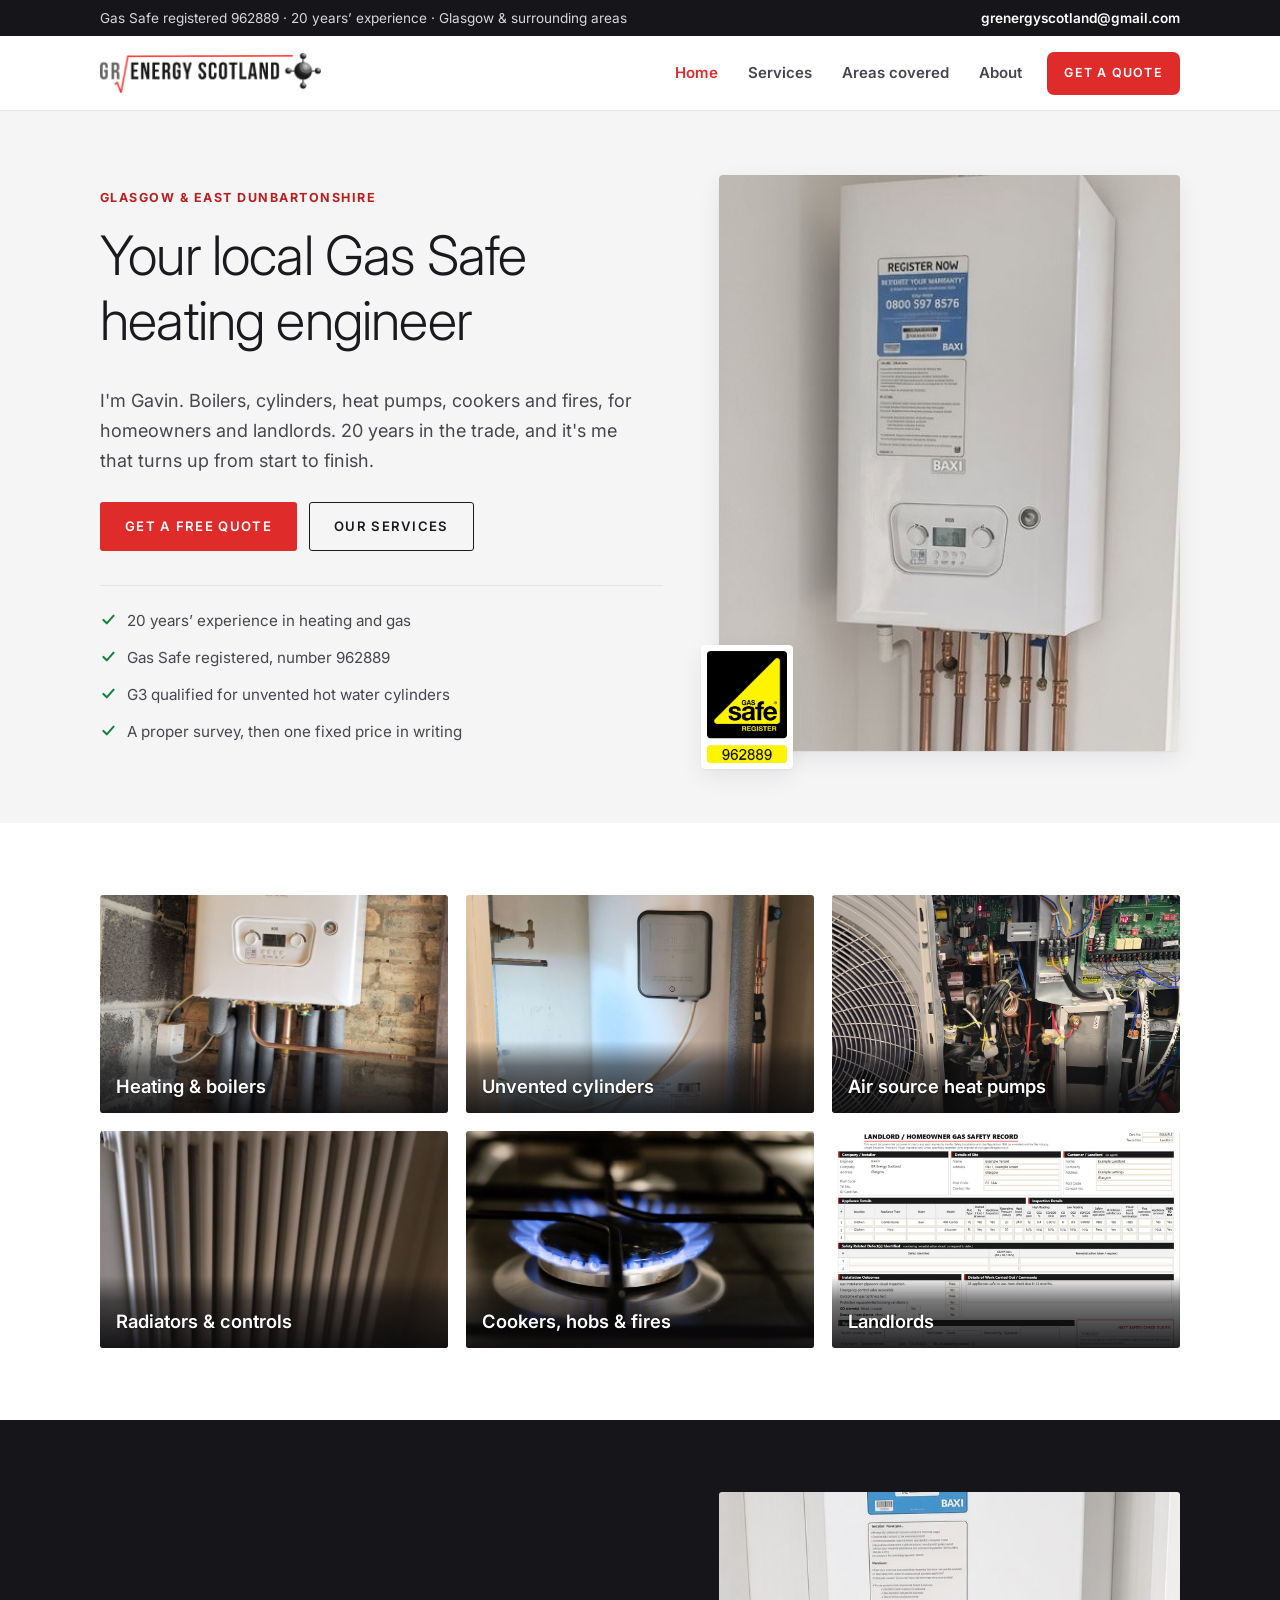
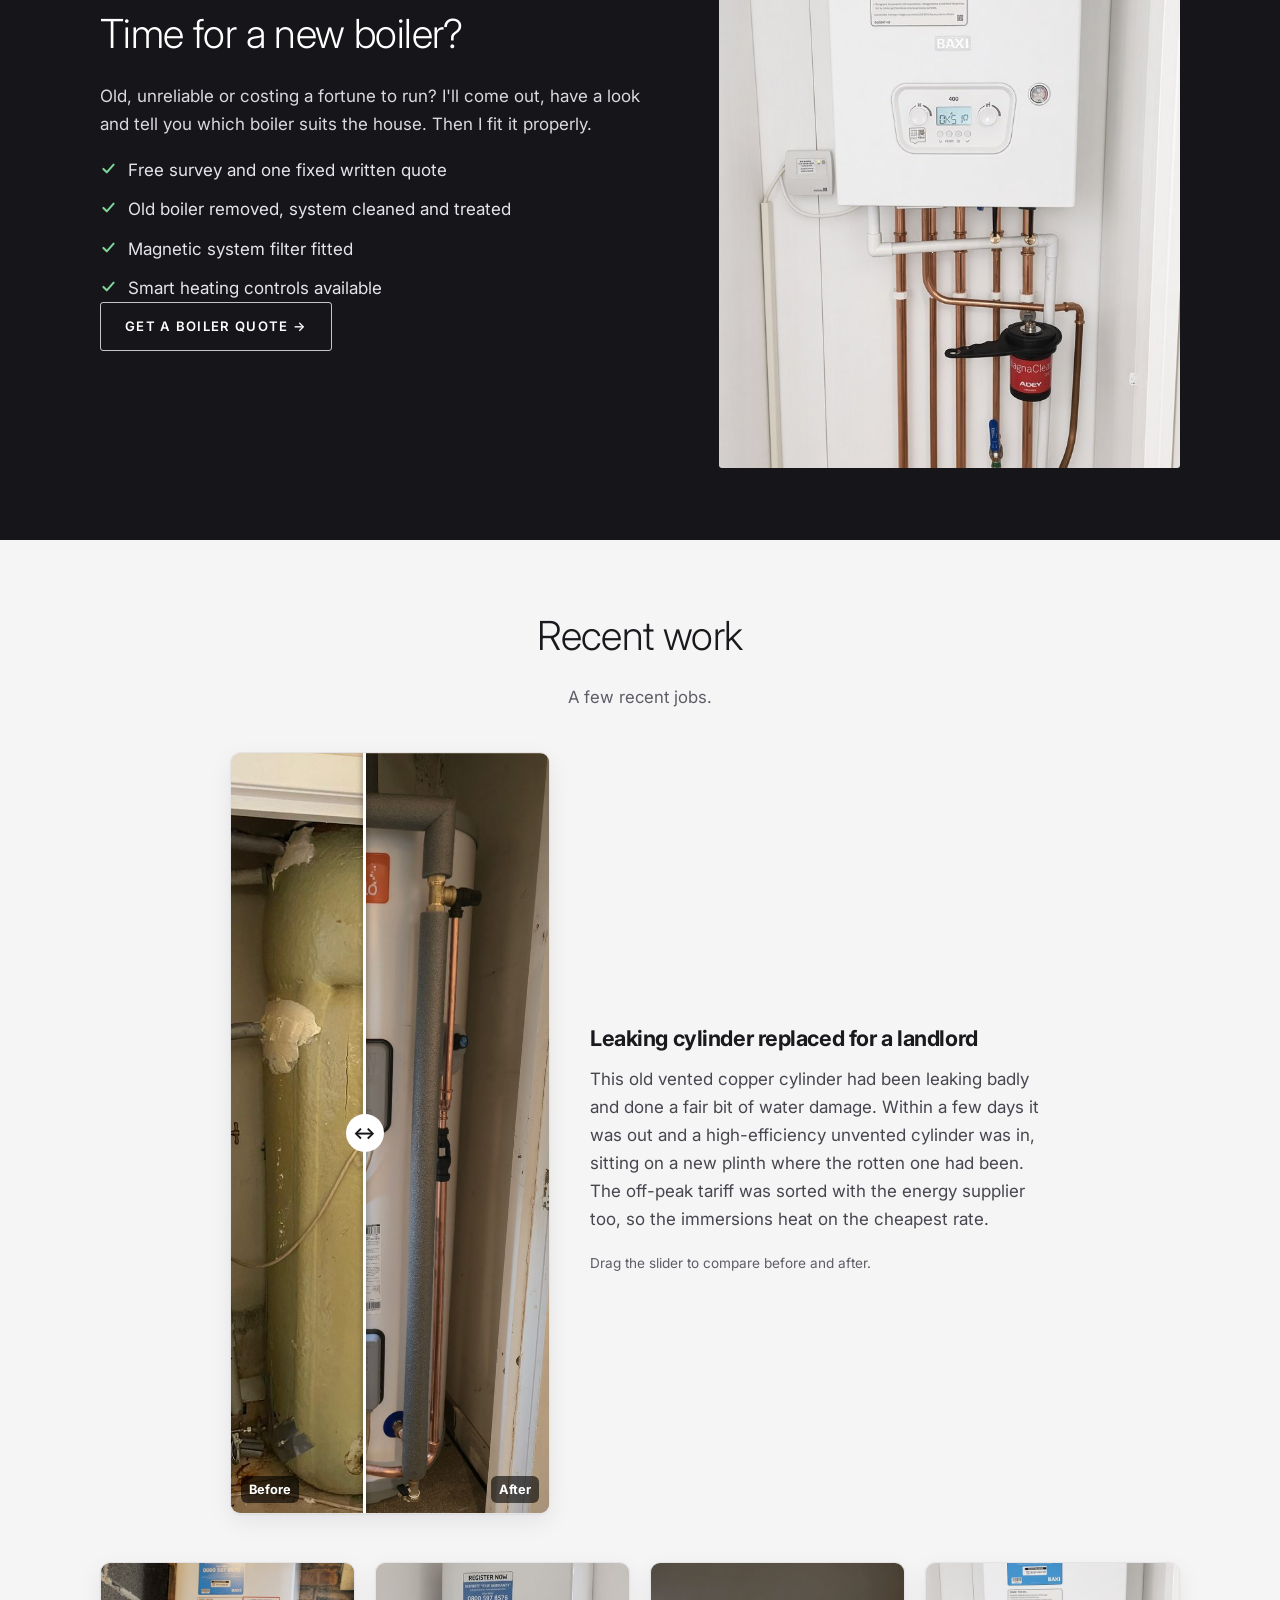
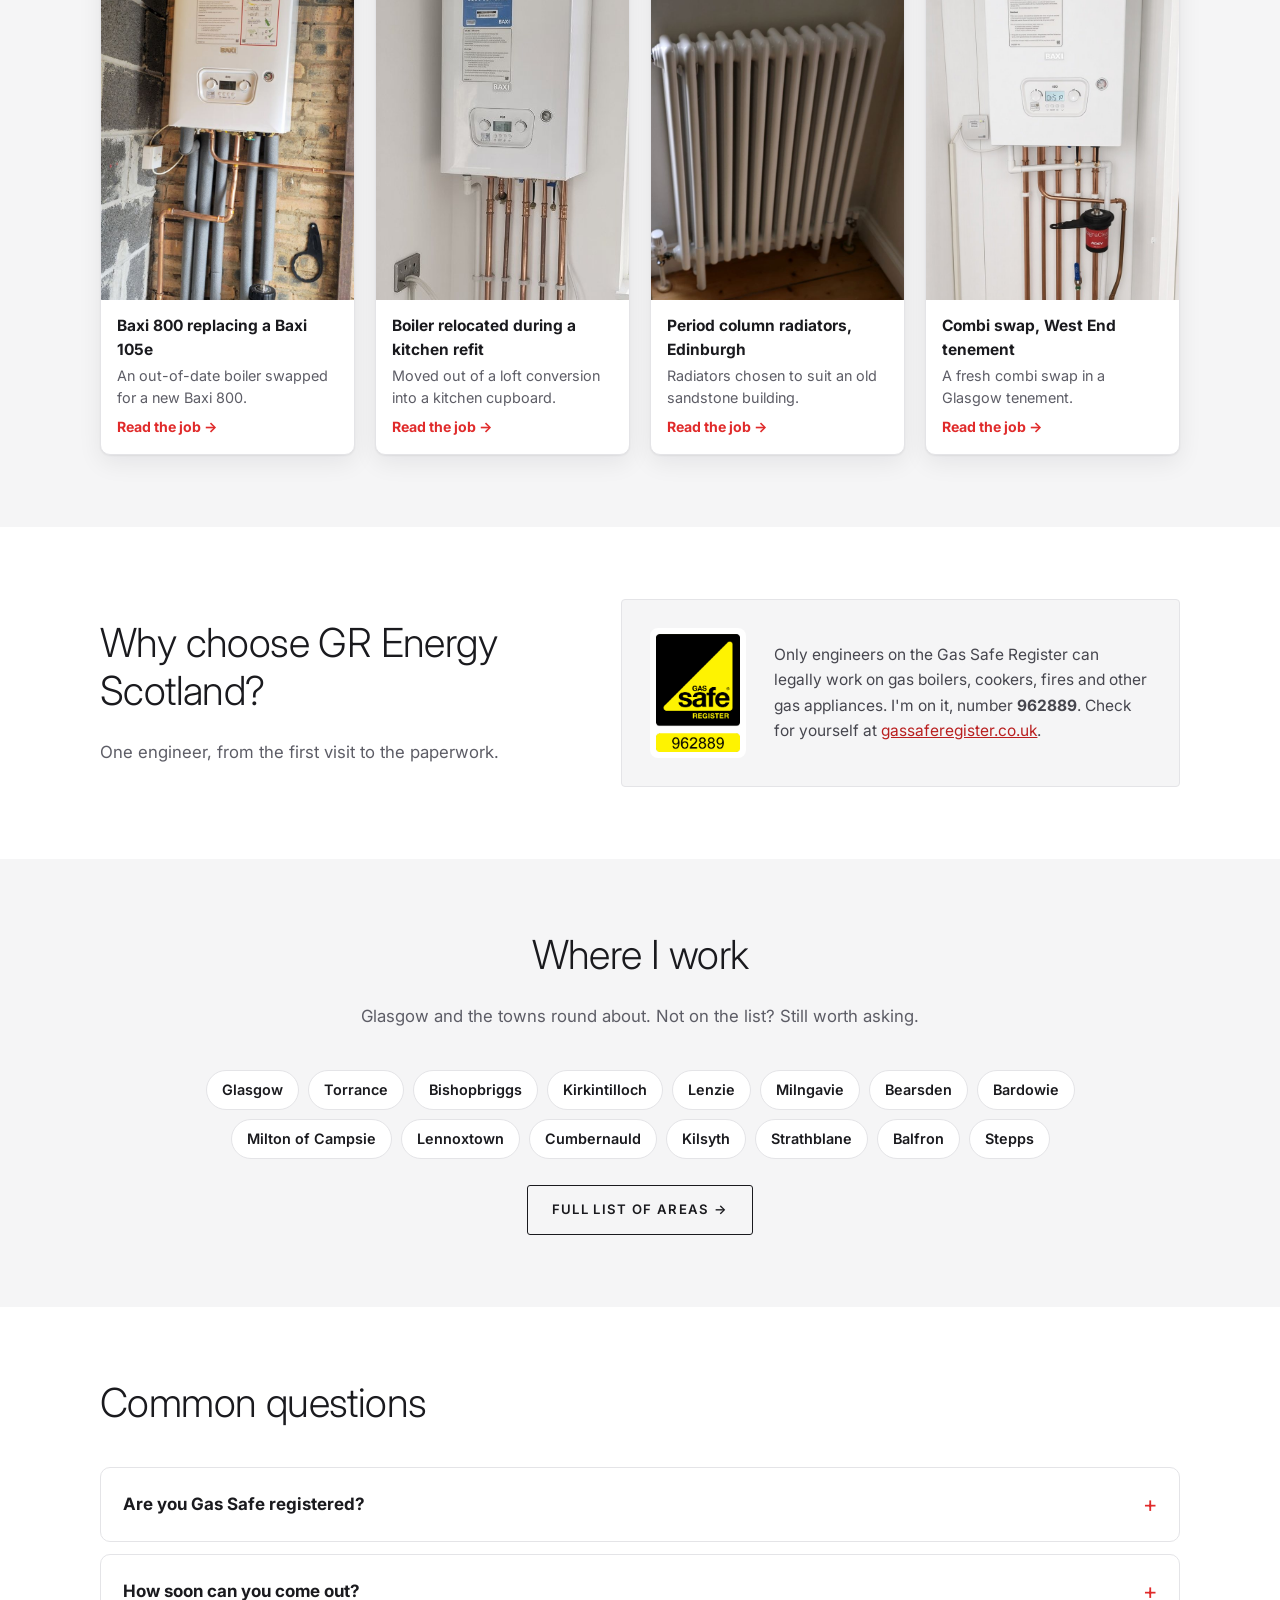
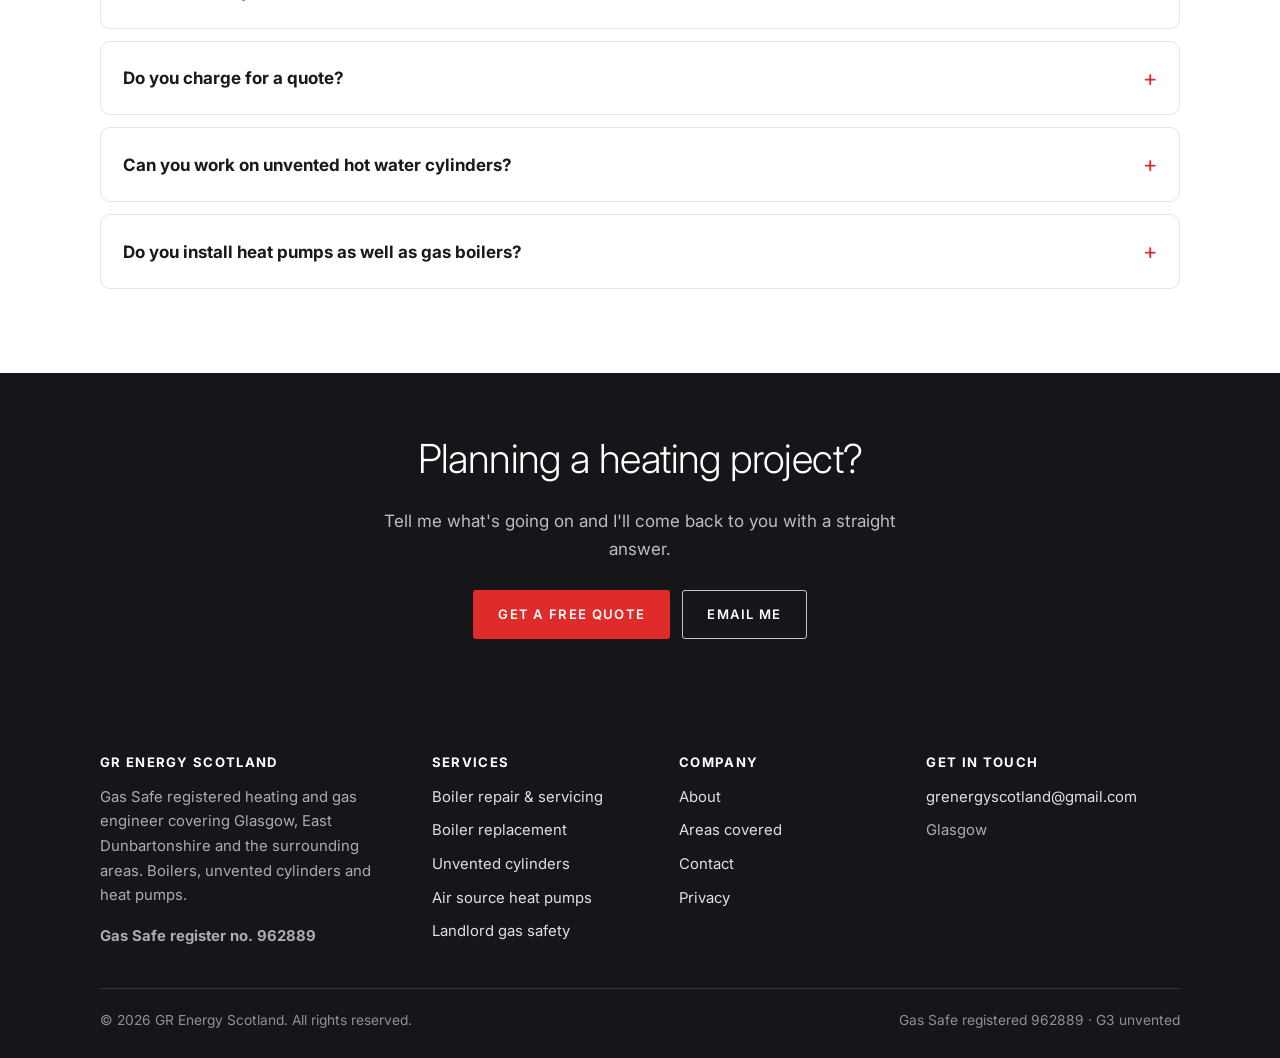
<file: index.html>
<!doctype html>
<html lang="en-GB">
<head>
<meta charset="utf-8">
<meta name="viewport" content="width=device-width, initial-scale=1">
<meta name="color-scheme" content="light only">
<title>Gas Safe Heating Engineer Glasgow | GR Energy Scotland</title>
<meta name="description" content="Gas Safe registered heating engineer in Glasgow with 20 years’ experience. Boilers, unvented cylinders, heat pumps, cookers and fires, and landlord gas safety. Free quotes, fixed prices.">
<link rel="canonical" href="https://www.grenergyscotland.co.uk/index.html">
<meta property="og:title" content="Gas Safe Heating Engineer Glasgow | GR Energy Scotland">
<meta property="og:description" content="Gas Safe registered heating engineer in Glasgow with 20 years’ experience. Boilers, unvented cylinders, heat pumps, cookers and fires, and landlord gas safety. Free quotes, fixed prices.">
<meta property="og:type" content="website">
<meta property="og:url" content="https://www.grenergyscotland.co.uk/index.html">
<meta property="og:site_name" content="GR Energy Scotland">
<meta property="og:locale" content="en_GB">
<meta property="og:image" content="https://www.grenergyscotland.co.uk/assets/img/og-image.png">
<meta name="theme-color" content="#0f2942">
<link rel="icon" href="assets/img/favicon.svg" type="image/svg+xml">
<link rel="preconnect" href="https://fonts.googleapis.com">
<link rel="preconnect" href="https://fonts.gstatic.com" crossorigin>
<link href="https://fonts.googleapis.com/css2?family=Inter:wght@300;400;600;700;800&display=swap" rel="stylesheet">
<link rel="stylesheet" href="assets/css/style.css">
<script type="application/ld+json">
{
  "@context": "https://schema.org",
  "@type": "HVACBusiness",
  "@id": "https://www.grenergyscotland.co.uk/#business",
  "name": "GR Energy Scotland",
  "description": "Gas Safe registered heating and gas engineer in Glasgow with 20 years' experience. Boilers, unvented hot water cylinders, air source heat pumps, cookers and fires, and landlord gas safety.",
  "url": "https://www.grenergyscotland.co.uk/",
  "logo": "https://www.grenergyscotland.co.uk/assets/img/logo.png",
  "image": "https://www.grenergyscotland.co.uk/assets/img/og-image.png",
  "email": "grenergyscotland@gmail.com",
  "priceRange": "££",
  "address": {
    "@type": "PostalAddress",
    "addressLocality": "Glasgow",
    "addressCountry": "GB"
  },
  "areaServed": [
    {"@type": "City", "name": "Glasgow"},
    {"@type": "AdministrativeArea", "name": "East Dunbartonshire"},
    {"@type": "AdministrativeArea", "name": "North Lanarkshire"}
  ],
  "hasCredential": "Gas Safe Register 962889",
  "makesOffer": [
    {"@type": "Offer", "itemOffered": {"@type": "Service", "name": "Boiler repair and servicing"}},
    {"@type": "Offer", "itemOffered": {"@type": "Service", "name": "Boiler replacement"}},
    {"@type": "Offer", "itemOffered": {"@type": "Service", "name": "Unvented hot water cylinder installation and servicing"}},
    {"@type": "Offer", "itemOffered": {"@type": "Service", "name": "Air source heat pump installation and servicing"}},
    {"@type": "Offer", "itemOffered": {"@type": "Service", "name": "Landlord gas safety record"}},
    {"@type": "Offer", "itemOffered": {"@type": "Service", "name": "Gas cooker, hob and fire installation"}}
  ]
}
</script>
<script type="application/ld+json">
{
  "@context": "https://schema.org",
  "@type": "FAQPage",
  "mainEntity": [
    {
      "@type": "Question",
      "name": "Are you Gas Safe registered?",
      "acceptedAnswer": {
        "@type": "Answer",
        "text": "Yes, number 962889. Check any engineer at gassaferegister.co.uk before they touch your gas, and ask to see their card."
      }
    },
    {
      "@type": "Question",
      "name": "How soon can you come out?",
      "acceptedAnswer": {
        "@type": "Answer",
        "text": "My diary's usually booked up in advance, so get in touch early. I don't do 24-hour emergency cover. If you smell gas, call the National Gas Emergency Service on 0800 111 999."
      }
    },
    {
      "@type": "Question",
      "name": "Do you charge for a quote?",
      "acceptedAnswer": {
        "@type": "Answer",
        "text": "No, quotes for replacement work are free. I survey first and give you a fixed figure in writing, so the price doesn't move once I'm on site."
      }
    },
    {
      "@type": "Question",
      "name": "Can you work on unvented hot water cylinders?",
      "acceptedAnswer": {
        "@type": "Answer",
        "text": "Yes. I'm G3 qualified, which you need to install, service or repair one."
      }
    },
    {
      "@type": "Question",
      "name": "Do you install heat pumps as well as gas boilers?",
      "acceptedAnswer": {
        "@type": "Answer",
        "text": "Yes. For new heat pump installations I work with an MCS-accredited partner. We carry out the system design and order the equipment and materials the job needs; I install and commission it as your engineer, and you deal with me from the first visit to handover."
      }
    }
  ]
}
</script>
<script data-goatcounter="https://grenergyscotland.goatcounter.com/count" async src="//gc.zgo.at/count.js"></script>
</head>
<body>
<a class="skip" href="#main">Skip to content</a>
<div class="topbar">
  <div class="wrap">
    <span class="gs">Gas Safe registered 962889 &middot; 20 years&rsquo; experience &middot; Glasgow &amp; surrounding areas</span>
    <span><a href="mailto:grenergyscotland@gmail.com">grenergyscotland@gmail.com</a></span>
  </div>
</div>

<header class="site-header">
  <div class="wrap">
    <a class="brand" href="index.html">
      <img src="assets/img/logo.svg" alt="GR Energy Scotland &mdash; heating &amp; gas engineer">
    </a>
    <button class="nav-toggle" aria-expanded="false" aria-controls="nav" aria-label="Menu">
      <svg width="22" height="22" viewBox="0 0 24 24" fill="none" aria-hidden="true"><path d="M3 6h18M3 12h18M3 18h18" stroke="currentColor" stroke-width="2" stroke-linecap="round"/></svg>
    </button>
    <nav class="nav" id="nav">
      <ul>
        <li><a href="index.html" aria-current="page">Home</a></li>
        <li><a href="services.html">Services</a></li>
        <li><a href="areas.html">Areas covered</a></li>
        <li><a href="about.html">About</a></li>
        <li><a class="btn btn-primary" href="contact.html">Get a quote</a></li>
      </ul>
    </nav>
  </div>
</header>
<main id="main">
<section class="hero">
  <div class="wrap hero-grid">
    <div>
      <span class="eyebrow">Glasgow &amp; East Dunbartonshire</span>
      <h1>Your local Gas Safe heating engineer</h1>
      <p class="lede">I'm Gavin. Boilers, cylinders, heat pumps, cookers and fires, for homeowners and landlords. 20 years in the trade, and it's me that turns up from start to finish.</p>
      <div class="hero-actions">
        <a class="btn btn-primary" href="contact.html">Get a free quote</a>
        <a class="btn btn-outline" href="services.html">Our services</a>
      </div>
      <ul class="trust">
  <li><svg width="17" height="17" viewBox="0 0 20 20" fill="none" aria-hidden="true"><path d="M4 10.5l4 4 8-9" stroke="currentColor" stroke-width="2.4" stroke-linecap="round" stroke-linejoin="round"/></svg><span>20 years&rsquo; experience in heating and gas</span></li>
  <li><svg width="17" height="17" viewBox="0 0 20 20" fill="none" aria-hidden="true"><path d="M4 10.5l4 4 8-9" stroke="currentColor" stroke-width="2.4" stroke-linecap="round" stroke-linejoin="round"/></svg><span>Gas Safe registered, number 962889</span></li>
  <li><svg width="17" height="17" viewBox="0 0 20 20" fill="none" aria-hidden="true"><path d="M4 10.5l4 4 8-9" stroke="currentColor" stroke-width="2.4" stroke-linecap="round" stroke-linejoin="round"/></svg><span>G3 qualified for unvented hot water cylinders</span></li>
  <li><svg width="17" height="17" viewBox="0 0 20 20" fill="none" aria-hidden="true"><path d="M4 10.5l4 4 8-9" stroke="currentColor" stroke-width="2.4" stroke-linecap="round" stroke-linejoin="round"/></svg><span>A proper survey, then one fixed price in writing</span></li>
</ul>
    </div>
    <figure class="hero-photo">
      <img src="assets/img/work/boiler-4.jpg" alt="Gas combi boiler installed in a kitchen with copper pipework" width="720" height="900">
      <img class="gs-badge" src="assets/img/gas-safe-962889.svg" alt="Gas Safe Register badge, registration 962889" loading="lazy">
    </figure>
  </div>
</section>

<section>
  <div class="wrap">
    <h2 class="visually-hidden">Services</h2>
    <div class="svc-tiles">
      <a class="svc-tile" href="gas-boilers.html">
        <img src="assets/img/work/boiler-1.jpg" alt="Baxi 800 boiler with copper pipework and a magnetic filter" loading="lazy" width="720" height="450">
        <span>Heating &amp; boilers</span>
      </a>
      <a class="svc-tile" href="unvented-cylinders.html">
        <img src="assets/img/work/cylinder-1.jpg" alt="Unvented hot water cylinder installed in a cupboard" loading="lazy" width="720" height="450">
        <span>Unvented cylinders</span>
      </a>
      <a class="svc-tile" href="heat-pumps.html">
        <img src="assets/img/work/heatpump-1.jpg" alt="Inside an air source heat pump: compressor, controls and wiring" loading="lazy" width="720" height="450">
        <span>Air source heat pumps</span>
      </a>
      <a class="svc-tile" href="radiators.html">
        <img src="assets/img/work/radiator-1.jpg" alt="White column radiator on original floorboards" loading="lazy" width="720" height="450">
        <span>Radiators &amp; controls</span>
      </a>
      <a class="svc-tile" href="cookers-hobs-fires.html">
        <img src="assets/img/work/hob-stock.jpg" alt="Gas hob burner with an even blue flame" loading="lazy" width="720" height="450">
        <span>Cookers, hobs &amp; fires</span>
      </a>
      <a class="svc-tile" href="landlords.html">
        <img src="assets/img/work/landlord-cp12.jpg" alt="Example landlord gas safety record (CP12) with dummy details" loading="lazy" width="720" height="450">
        <span>Landlords</span>
      </a>
    </div>
  </div>
</section>

<section class="feature-band">
  <div class="wrap feature-grid">
    <div>
      <h2>Time for a new boiler?</h2>
      <p>Old, unreliable or costing a fortune to run? I'll come out, have a look and tell you which boiler suits the house. Then I fit it properly.</p>
      <ul class="ticks">
  <li><svg width="17" height="17" viewBox="0 0 20 20" fill="none" aria-hidden="true"><path d="M4 10.5l4 4 8-9" stroke="currentColor" stroke-width="2.4" stroke-linecap="round" stroke-linejoin="round"/></svg><span>Free survey and one fixed written quote</span></li>
  <li><svg width="17" height="17" viewBox="0 0 20 20" fill="none" aria-hidden="true"><path d="M4 10.5l4 4 8-9" stroke="currentColor" stroke-width="2.4" stroke-linecap="round" stroke-linejoin="round"/></svg><span>Old boiler removed, system cleaned and treated</span></li>
  <li><svg width="17" height="17" viewBox="0 0 20 20" fill="none" aria-hidden="true"><path d="M4 10.5l4 4 8-9" stroke="currentColor" stroke-width="2.4" stroke-linecap="round" stroke-linejoin="round"/></svg><span>Magnetic system filter fitted</span></li>
  <li><svg width="17" height="17" viewBox="0 0 20 20" fill="none" aria-hidden="true"><path d="M4 10.5l4 4 8-9" stroke="currentColor" stroke-width="2.4" stroke-linecap="round" stroke-linejoin="round"/></svg><span>Smart heating controls available</span></li>
</ul>
      <a class="btn btn-ghost btn-arrow" href="contact.html">Get a boiler quote</a>
    </div>
    <img src="assets/img/work/boiler-5.jpg" alt="New combi boiler with a magnetic system filter in a Glasgow tenement" loading="lazy" width="688" height="1504">
  </div>
</section>


<section class="alt" id="work">
  <div class="wrap">
    <div class="section-head center">
      <h2>Recent work</h2>
      <p>A few recent jobs.</p>
    </div>
    <div class="ba-feature">
      <div class="ba" id="ba-cyl">
        <img src="assets/img/work/cylinder-1-before.jpg" alt="Before: old foam-lagged hot water cylinder with rust streaks" loading="lazy" width="600" height="1429">
        <img class="ba-after" src="assets/img/work/cylinder-1-after.jpg" alt="After: new Megaflo unvented cylinder" loading="lazy" width="600" height="1429">
        <input type="range" min="0" max="100" value="42" aria-label="Drag to compare before and after">
        <span class="ba-line" aria-hidden="true"></span>
        <span class="ba-tag b">Before</span><span class="ba-tag a">After</span>
      </div>
      <div class="prose">
        <h3>Leaking cylinder replaced for a landlord</h3>
        <p>This old vented copper cylinder had been leaking badly and done a fair bit of water damage. Within a few days it was out and a high-efficiency unvented cylinder was in, sitting on a new plinth where the rotten one had been. The off-peak tariff was sorted with the energy supplier too, so the immersions heat on the cheapest rate.</p>
        <p class="ba-hint">Drag the slider to compare before and after.</p>
      </div>
    </div>
    <div class="job-grid">
      <button type="button" class="job" data-img="assets/img/work/boiler-1.jpg" data-alt="Baxi 800 boiler with a magnetic filter fitted">
        <img src="assets/img/work/boiler-1.jpg" alt="Baxi 800 boiler with a magnetic filter fitted" loading="lazy" width="720" height="960">
        <span class="job-text"><b>Baxi 800 replacing a Baxi 105e</b>An out-of-date boiler swapped for a new Baxi 800.<span class="more">Read the job</span></span>
        <span class="job-full" hidden>Out with an old Baxi 105e, in with a new Baxi 800. Started first thing: old boiler out, new one fitted and commissioned, system treated with the right inhibitor, a magnetic filter fitted and new external controls added. The hot water flow rate was noticeably better after.</span>
      </button>
      <button type="button" class="job" data-img="assets/img/work/boiler-4.jpg" data-alt="Combi boiler with copper pipework in a kitchen">
        <img src="assets/img/work/boiler-4.jpg" alt="Combi boiler with copper pipework in a kitchen" loading="lazy" width="720" height="960">
        <span class="job-text"><b>Boiler relocated during a kitchen refit</b>Moved out of a loft conversion into a kitchen cupboard.<span class="more">Read the job</span></span>
        <span class="job-full" hidden>The old boiler was up in a loft that was being turned into a walk-in wardrobe, so it had to move. The new one went into a kitchen cupboard with new gas pipework, new hot and cold supplies, a new condensate and new heating flow and return, all tied back into the existing system in the next room. System cleaned and treated, and a smart thermostat fitted.</span>
      </button>
      <button type="button" class="job" data-img="assets/img/work/radiator-1.jpg" data-alt="White column radiator on original floorboards">
        <img src="assets/img/work/radiator-1.jpg" alt="White column radiator on original floorboards" loading="lazy" width="720" height="960">
        <span class="job-text"><b>Period column radiators, Edinburgh</b>Radiators chosen to suit an old sandstone building.<span class="more">Read the job</span></span>
        <span class="job-full" hidden>Column radiators picked to suit a beautiful old sandstone building in Edinburgh. They look like they've always been there. The old radiators were swapped out from the crawl space, so the original decorative floorboards never had to come up.</span>
      </button>
      <button type="button" class="job" data-img="assets/img/work/boiler-5.jpg" data-alt="New combi boiler with a magnetic system filter in a West End tenement">
        <img src="assets/img/work/boiler-5.jpg" alt="New combi boiler with a magnetic system filter in a West End tenement" loading="lazy" width="688" height="1504">
        <span class="job-text"><b>Combi swap, West End tenement</b>A fresh combi swap in a Glasgow tenement.<span class="more">Read the job</span></span>
        <span class="job-full" hidden>A fresh combi swap in a tenement in the West End of Glasgow. The customers were very happy with the complete job and the peace of mind the new boiler brings.</span>
      </button>
    </div>
    <dialog class="job-dialog" id="job-dialog" aria-labelledby="job-dialog-title">
      <button type="button" class="job-close" aria-label="Close">&times;</button>
      <img alt="">
      <div class="job-dialog-text"><h3 id="job-dialog-title"></h3><p></p></div>
    </dialog>
  </div>
</section>
<section>
  <div class="wrap why-band">
    <div class="section-head">
      <h2>Why choose GR Energy Scotland?</h2>
      <p>One engineer, from the first visit to the paperwork.</p>
    </div>
    <div class="gs-row">
      <img class="gs-badge" src="assets/img/gas-safe-962889.svg" alt="Gas Safe Register badge, registration 962889" loading="lazy">
      <p>Only engineers on the Gas Safe Register can legally work on gas boilers, cookers, fires and other gas appliances. I'm on it, number <strong>962889</strong>. Check for yourself at <a href="https://www.gassaferegister.co.uk/" target="_blank" rel="noopener">gassaferegister.co.uk</a>.</p>
    </div>
  </div>
</section>

<section class="alt">
  <div class="wrap">
    <div class="section-head center">
      <h2>Where I work</h2>
      <p>Glasgow and the towns round about. Not on the list? Still worth asking.</p>
    </div>
    <ul class="pill-list">
      <li>Glasgow</li><li>Torrance</li><li>Bishopbriggs</li><li>Kirkintilloch</li><li>Lenzie</li>
      <li>Milngavie</li><li>Bearsden</li><li>Bardowie</li><li>Milton of Campsie</li><li>Lennoxtown</li>
      <li>Cumbernauld</li><li>Kilsyth</li><li>Strathblane</li><li>Balfron</li><li>Stepps</li>
    </ul>
    <p style="margin-top:26px;text-align:center"><a class="btn btn-outline btn-arrow" href="areas.html">Full list of areas</a></p>
  </div>
</section>

<section>
  <div class="wrap">
    <div class="section-head"><h2>Common questions</h2></div>
    <details class="faq">
  <summary>Are you Gas Safe registered?</summary>
  <div class="faq-body"><p>Yes, number <strong>962889</strong>. Check any engineer at gassaferegister.co.uk before they touch your gas, and ask to see their card.</p></div>
</details>
<details class="faq">
  <summary>How soon can you come out?</summary>
  <div class="faq-body"><p>My diary's usually booked up in advance, so get in touch early. I don't do 24-hour emergency cover. If you smell gas, call the National Gas Emergency Service on 0800 111 999.</p></div>
</details>
<details class="faq">
  <summary>Do you charge for a quote?</summary>
  <div class="faq-body"><p>No, quotes for replacement work are free. I survey first and give you a fixed figure in writing, so the price doesn't move once I'm on site.</p></div>
</details>
<details class="faq">
  <summary>Can you work on unvented hot water cylinders?</summary>
  <div class="faq-body"><p>Yes. I'm G3 qualified, which you need to install, service or repair one.</p></div>
</details>
<details class="faq">
  <summary>Do you install heat pumps as well as gas boilers?</summary>
  <div class="faq-body"><p>Yes. For new heat pump installations I work with an MCS-accredited partner. We carry out the system design and order the equipment and materials the job needs; I install and commission it as your engineer, and you deal with me from the first visit to handover.</p></div>
</details>

  </div>
</section>

<section class="cta-band">
  <div class="wrap">
    <h2>Planning a heating project?</h2>
    <p>Tell me what's going on and I'll come back to you with a straight answer.</p>
    <div class="cta-actions">
      <a class="btn btn-primary" href="contact.html">Get a free quote</a>
      <a class="btn btn-ghost" href="mailto:grenergyscotland@gmail.com">Email me</a>
    </div>
  </div>
</section>

</main>
<footer class="site-footer">
  <div class="wrap">
    <div class="footer-grid">
      <div>
        <h4>GR Energy Scotland</h4>
        <p>Gas Safe registered heating and gas engineer covering Glasgow, East Dunbartonshire and the surrounding areas. Boilers, unvented cylinders and heat pumps.</p>
        <p><strong>Gas Safe register no. 962889</strong></p>
      </div>
      <div>
        <h4>Services</h4>
        <ul>
          <li><a href="gas-boilers.html">Boiler repair &amp; servicing</a></li>
          <li><a href="gas-boilers.html">Boiler replacement</a></li>
          <li><a href="unvented-cylinders.html">Unvented cylinders</a></li>
          <li><a href="heat-pumps.html">Air source heat pumps</a></li>
          <li><a href="landlords.html">Landlord gas safety</a></li>
        </ul>
      </div>
      <div>
        <h4>Company</h4>
        <ul>
          <li><a href="about.html">About</a></li>
          <li><a href="areas.html">Areas covered</a></li>
          <li><a href="contact.html">Contact</a></li>
          <li><a href="privacy.html">Privacy</a></li>
        </ul>
      </div>
      <div>
        <h4>Get in touch</h4>
        <ul>
          <li><a href="mailto:grenergyscotland@gmail.com">grenergyscotland@gmail.com</a></li>
          <li>Glasgow</li>
        </ul>
      </div>
    </div>
    <div class="footer-bottom">
      <span>&copy; 2026 GR Energy Scotland. All rights reserved.</span>
      <span>Gas Safe registered 962889 &middot; G3 unvented</span>
    </div>
  </div>
</footer>

<script src="assets/js/main.js"></script>
</body>
</html>
</file>
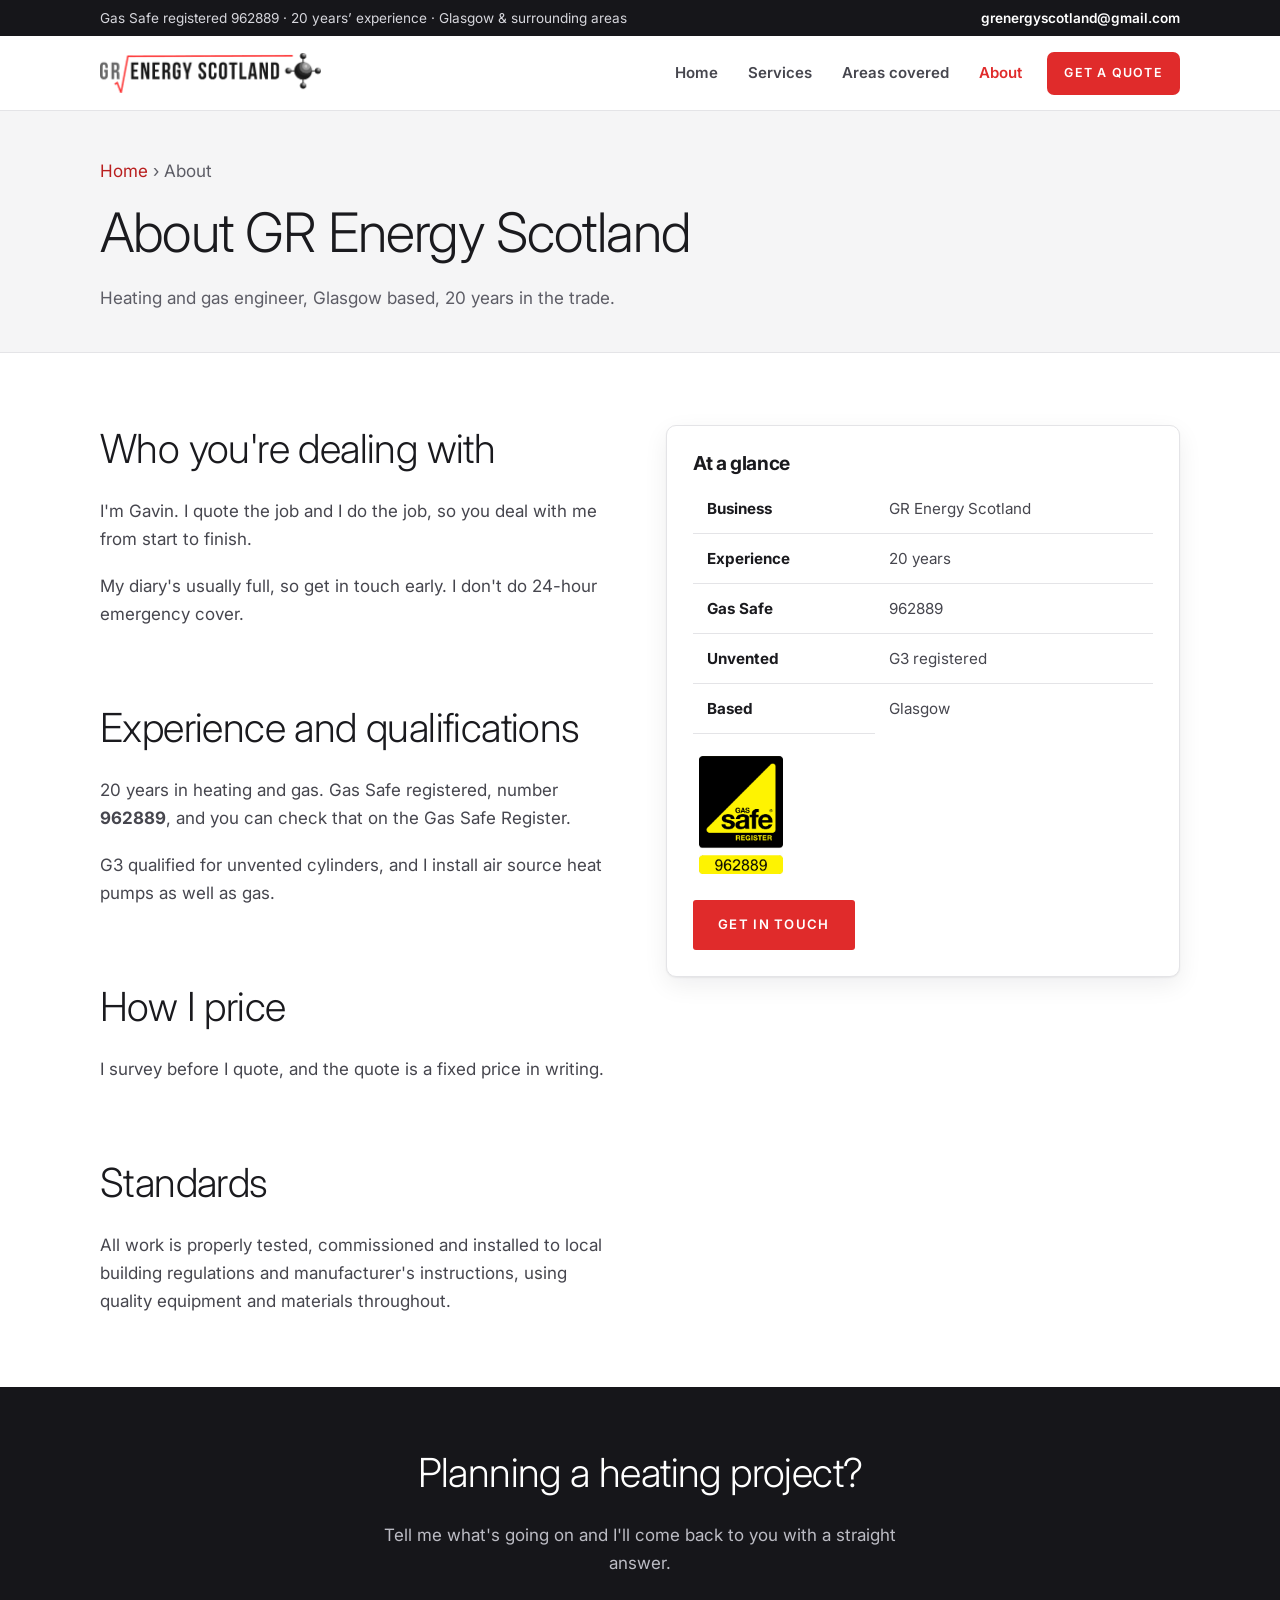
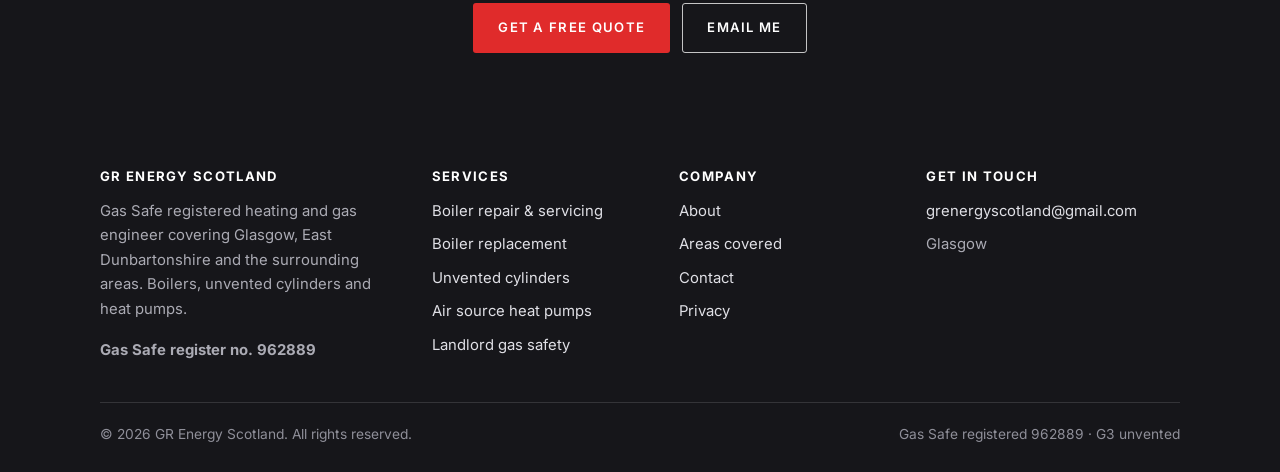
<file: about.html>
<!doctype html>
<html lang="en-GB">
<head>
<meta charset="utf-8">
<meta name="viewport" content="width=device-width, initial-scale=1">
<meta name="color-scheme" content="light only">
<title>About | Gas Safe Heating Engineer Glasgow | GR Energy</title>
<meta name="description" content="GR Energy Scotland is Gavin, a Gas Safe registered (962889) and G3 qualified heating and gas engineer based in Glasgow with 20 years’ experience.">
<link rel="canonical" href="https://www.grenergyscotland.co.uk/about.html">
<meta property="og:title" content="About | Gas Safe Heating Engineer Glasgow | GR Energy">
<meta property="og:description" content="GR Energy Scotland is Gavin, a Gas Safe registered (962889) and G3 qualified heating and gas engineer based in Glasgow with 20 years’ experience.">
<meta property="og:type" content="website">
<meta property="og:url" content="https://www.grenergyscotland.co.uk/about.html">
<meta property="og:site_name" content="GR Energy Scotland">
<meta property="og:locale" content="en_GB">
<meta name="theme-color" content="#0f2942">
<link rel="icon" href="assets/img/favicon.svg" type="image/svg+xml">
<link rel="preconnect" href="https://fonts.googleapis.com">
<link rel="preconnect" href="https://fonts.gstatic.com" crossorigin>
<link href="https://fonts.googleapis.com/css2?family=Inter:wght@300;400;600;700;800&display=swap" rel="stylesheet">
<link rel="stylesheet" href="assets/css/style.css">
<script data-goatcounter="https://grenergyscotland.goatcounter.com/count" async src="//gc.zgo.at/count.js"></script>
</head>
<body>
<a class="skip" href="#main">Skip to content</a>
<div class="topbar">
  <div class="wrap">
    <span class="gs">Gas Safe registered 962889 &middot; 20 years&rsquo; experience &middot; Glasgow &amp; surrounding areas</span>
    <span><a href="mailto:grenergyscotland@gmail.com">grenergyscotland@gmail.com</a></span>
  </div>
</div>

<header class="site-header">
  <div class="wrap">
    <a class="brand" href="index.html">
      <img src="assets/img/logo.svg" alt="GR Energy Scotland &mdash; heating &amp; gas engineer">
    </a>
    <button class="nav-toggle" aria-expanded="false" aria-controls="nav" aria-label="Menu">
      <svg width="22" height="22" viewBox="0 0 24 24" fill="none" aria-hidden="true"><path d="M3 6h18M3 12h18M3 18h18" stroke="currentColor" stroke-width="2" stroke-linecap="round"/></svg>
    </button>
    <nav class="nav" id="nav">
      <ul>
        <li><a href="index.html">Home</a></li>
        <li><a href="services.html">Services</a></li>
        <li><a href="areas.html">Areas covered</a></li>
        <li><a href="about.html" aria-current="page">About</a></li>
        <li><a class="btn btn-primary" href="contact.html">Get a quote</a></li>
      </ul>
    </nav>
  </div>
</header>
<main id="main">
<div class="page-head">
  <div class="wrap">
    <p class="crumbs"><a href="index.html">Home</a> &rsaquo; About</p>
    <h1>About GR Energy Scotland</h1>
    <p>Heating and gas engineer, Glasgow based, 20 years in the trade.</p>
  </div>
</div>

<section>
  <div class="wrap split">
    <div class="prose">
      <h2>Who you're dealing with</h2>
      <p>I'm Gavin. I quote the job and I do the job, so you deal with me from start to finish.</p>
      <p>My diary's usually full, so get in touch early. I don't do 24-hour emergency cover.</p>

      <h2>Experience and qualifications</h2>
      <p>20 years in heating and gas. Gas Safe registered, number <strong>962889</strong>, and you can check that on the Gas Safe Register.</p>
      <p>G3 qualified for unvented cylinders, and I install air source heat pumps as well as gas.</p>

      <h2>How I price</h2>
      <p>I survey before I quote, and the quote is a fixed price in writing.</p>

      <h2>Standards</h2>
      <p>All work is properly tested, commissioned and installed to local building regulations and manufacturer's instructions, using quality equipment and materials throughout.</p>
    </div>
    <div>
      <div class="card">
        <h3>At a glance</h3>
        <div class="table-scroll">
        <table class="spec">
          <tr><th>Business</th><td>GR Energy Scotland</td></tr>
          <tr><th>Experience</th><td>20 years</td></tr>
          <tr><th>Gas Safe</th><td>962889</td></tr>
          <tr><th>Unvented</th><td>G3 registered</td></tr>
          <tr><th>Based</th><td>Glasgow</td></tr>
        </table>
        </div>
        <img class="gs-badge" src="assets/img/gas-safe-962889.svg" alt="Gas Safe Register badge, registration 962889" style="margin-top:16px" loading="lazy">
        <p style="margin-top:20px"><a class="btn btn-primary" href="contact.html">Get in touch</a></p>
      </div>
    </div>
  </div>
</section>

<section class="cta-band">
  <div class="wrap">
    <h2>Planning a heating project?</h2>
    <p>Tell me what's going on and I'll come back to you with a straight answer.</p>
    <div class="cta-actions">
      <a class="btn btn-primary" href="contact.html">Get a free quote</a>
      <a class="btn btn-ghost" href="mailto:grenergyscotland@gmail.com">Email me</a>
    </div>
  </div>
</section>

</main>
<footer class="site-footer">
  <div class="wrap">
    <div class="footer-grid">
      <div>
        <h4>GR Energy Scotland</h4>
        <p>Gas Safe registered heating and gas engineer covering Glasgow, East Dunbartonshire and the surrounding areas. Boilers, unvented cylinders and heat pumps.</p>
        <p><strong>Gas Safe register no. 962889</strong></p>
      </div>
      <div>
        <h4>Services</h4>
        <ul>
          <li><a href="gas-boilers.html">Boiler repair &amp; servicing</a></li>
          <li><a href="gas-boilers.html">Boiler replacement</a></li>
          <li><a href="unvented-cylinders.html">Unvented cylinders</a></li>
          <li><a href="heat-pumps.html">Air source heat pumps</a></li>
          <li><a href="landlords.html">Landlord gas safety</a></li>
        </ul>
      </div>
      <div>
        <h4>Company</h4>
        <ul>
          <li><a href="about.html">About</a></li>
          <li><a href="areas.html">Areas covered</a></li>
          <li><a href="contact.html">Contact</a></li>
          <li><a href="privacy.html">Privacy</a></li>
        </ul>
      </div>
      <div>
        <h4>Get in touch</h4>
        <ul>
          <li><a href="mailto:grenergyscotland@gmail.com">grenergyscotland@gmail.com</a></li>
          <li>Glasgow</li>
        </ul>
      </div>
    </div>
    <div class="footer-bottom">
      <span>&copy; 2026 GR Energy Scotland. All rights reserved.</span>
      <span>Gas Safe registered 962889 &middot; G3 unvented</span>
    </div>
  </div>
</footer>

<script src="assets/js/main.js"></script>
</body>
</html>
</file>
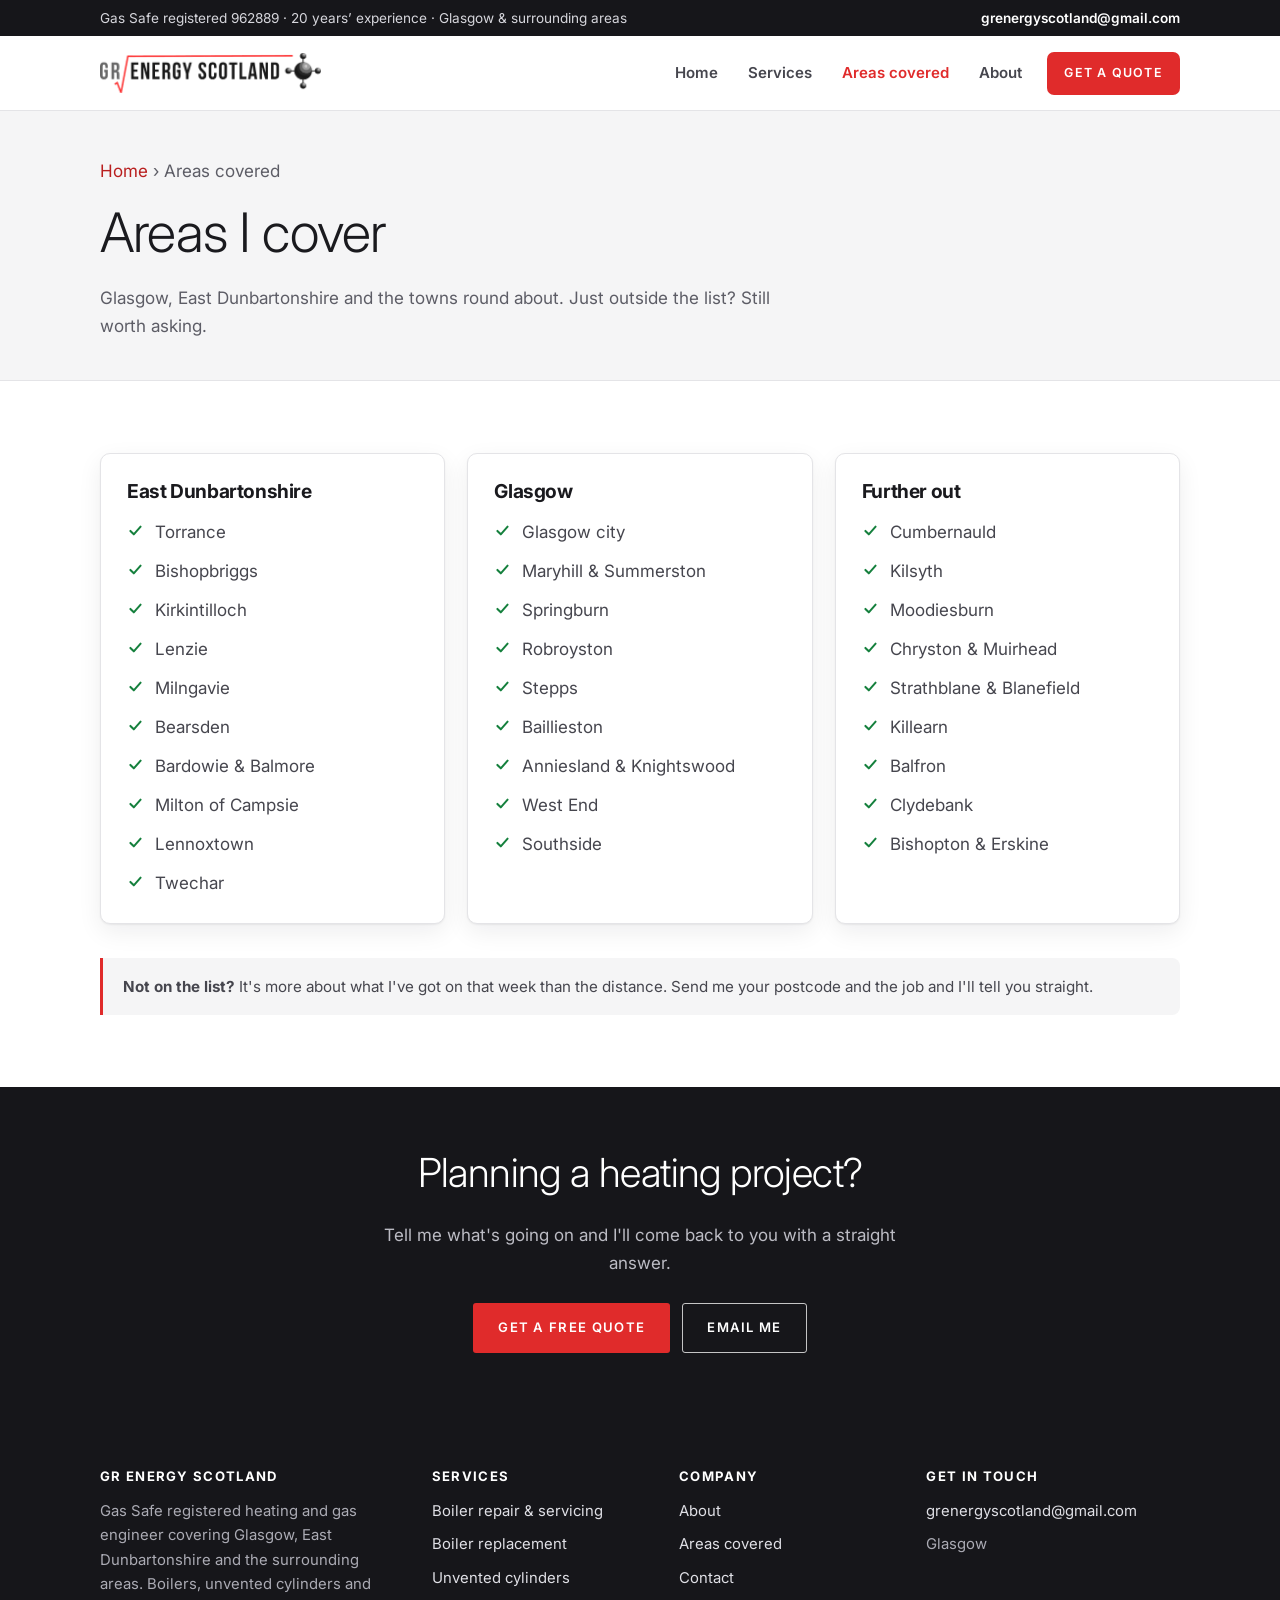
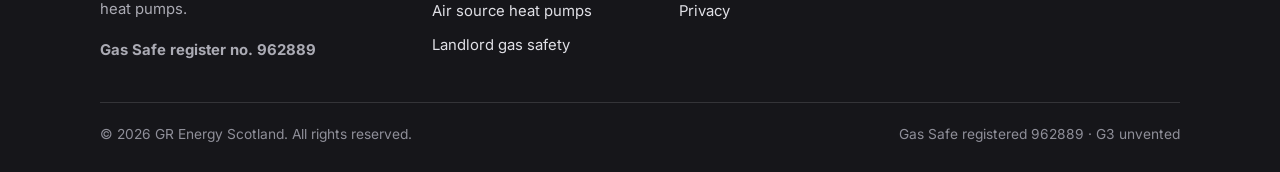
<file: areas.html>
<!doctype html>
<html lang="en-GB">
<head>
<meta charset="utf-8">
<meta name="viewport" content="width=device-width, initial-scale=1">
<meta name="color-scheme" content="light only">
<title>Areas Covered | Heating Engineer Glasgow | GR Energy</title>
<meta name="description" content="Gas Safe heating engineer covering Glasgow, Torrance, Bishopbriggs, Kirkintilloch, Milngavie, Bearsden, Cumbernauld and the surrounding areas.">
<link rel="canonical" href="https://www.grenergyscotland.co.uk/areas.html">
<meta property="og:title" content="Areas Covered | Heating Engineer Glasgow | GR Energy">
<meta property="og:description" content="Gas Safe heating engineer covering Glasgow, Torrance, Bishopbriggs, Kirkintilloch, Milngavie, Bearsden, Cumbernauld and the surrounding areas.">
<meta property="og:type" content="website">
<meta property="og:url" content="https://www.grenergyscotland.co.uk/areas.html">
<meta property="og:site_name" content="GR Energy Scotland">
<meta property="og:locale" content="en_GB">
<meta name="theme-color" content="#0f2942">
<link rel="icon" href="assets/img/favicon.svg" type="image/svg+xml">
<link rel="preconnect" href="https://fonts.googleapis.com">
<link rel="preconnect" href="https://fonts.gstatic.com" crossorigin>
<link href="https://fonts.googleapis.com/css2?family=Inter:wght@300;400;600;700;800&display=swap" rel="stylesheet">
<link rel="stylesheet" href="assets/css/style.css">
<script data-goatcounter="https://grenergyscotland.goatcounter.com/count" async src="//gc.zgo.at/count.js"></script>
</head>
<body>
<a class="skip" href="#main">Skip to content</a>
<div class="topbar">
  <div class="wrap">
    <span class="gs">Gas Safe registered 962889 &middot; 20 years&rsquo; experience &middot; Glasgow &amp; surrounding areas</span>
    <span><a href="mailto:grenergyscotland@gmail.com">grenergyscotland@gmail.com</a></span>
  </div>
</div>

<header class="site-header">
  <div class="wrap">
    <a class="brand" href="index.html">
      <img src="assets/img/logo.svg" alt="GR Energy Scotland &mdash; heating &amp; gas engineer">
    </a>
    <button class="nav-toggle" aria-expanded="false" aria-controls="nav" aria-label="Menu">
      <svg width="22" height="22" viewBox="0 0 24 24" fill="none" aria-hidden="true"><path d="M3 6h18M3 12h18M3 18h18" stroke="currentColor" stroke-width="2" stroke-linecap="round"/></svg>
    </button>
    <nav class="nav" id="nav">
      <ul>
        <li><a href="index.html">Home</a></li>
        <li><a href="services.html">Services</a></li>
        <li><a href="areas.html" aria-current="page">Areas covered</a></li>
        <li><a href="about.html">About</a></li>
        <li><a class="btn btn-primary" href="contact.html">Get a quote</a></li>
      </ul>
    </nav>
  </div>
</header>
<main id="main">
<div class="page-head">
  <div class="wrap">
    <p class="crumbs"><a href="index.html">Home</a> &rsaquo; Areas covered</p>
    <h1>Areas I cover</h1>
    <p>Glasgow, East Dunbartonshire and the towns round about. Just outside the list? Still worth asking.</p>
  </div>
</div>

<section>
  <div class="wrap">
    <div class="grid grid-3">
      <div class="card">
        <h3>East Dunbartonshire</h3>
        <ul class="ticks" style="margin-top:14px">
          <li><svg width="17" height="17" viewBox="0 0 20 20" fill="none" aria-hidden="true"><path d="M4 10.5l4 4 8-9" stroke="currentColor" stroke-width="2.4" stroke-linecap="round" stroke-linejoin="round"/></svg><span>Torrance</span></li>
          <li><svg width="17" height="17" viewBox="0 0 20 20" fill="none" aria-hidden="true"><path d="M4 10.5l4 4 8-9" stroke="currentColor" stroke-width="2.4" stroke-linecap="round" stroke-linejoin="round"/></svg><span>Bishopbriggs</span></li>
          <li><svg width="17" height="17" viewBox="0 0 20 20" fill="none" aria-hidden="true"><path d="M4 10.5l4 4 8-9" stroke="currentColor" stroke-width="2.4" stroke-linecap="round" stroke-linejoin="round"/></svg><span>Kirkintilloch</span></li>
          <li><svg width="17" height="17" viewBox="0 0 20 20" fill="none" aria-hidden="true"><path d="M4 10.5l4 4 8-9" stroke="currentColor" stroke-width="2.4" stroke-linecap="round" stroke-linejoin="round"/></svg><span>Lenzie</span></li>
          <li><svg width="17" height="17" viewBox="0 0 20 20" fill="none" aria-hidden="true"><path d="M4 10.5l4 4 8-9" stroke="currentColor" stroke-width="2.4" stroke-linecap="round" stroke-linejoin="round"/></svg><span>Milngavie</span></li>
          <li><svg width="17" height="17" viewBox="0 0 20 20" fill="none" aria-hidden="true"><path d="M4 10.5l4 4 8-9" stroke="currentColor" stroke-width="2.4" stroke-linecap="round" stroke-linejoin="round"/></svg><span>Bearsden</span></li>
          <li><svg width="17" height="17" viewBox="0 0 20 20" fill="none" aria-hidden="true"><path d="M4 10.5l4 4 8-9" stroke="currentColor" stroke-width="2.4" stroke-linecap="round" stroke-linejoin="round"/></svg><span>Bardowie &amp; Balmore</span></li>
          <li><svg width="17" height="17" viewBox="0 0 20 20" fill="none" aria-hidden="true"><path d="M4 10.5l4 4 8-9" stroke="currentColor" stroke-width="2.4" stroke-linecap="round" stroke-linejoin="round"/></svg><span>Milton of Campsie</span></li>
          <li><svg width="17" height="17" viewBox="0 0 20 20" fill="none" aria-hidden="true"><path d="M4 10.5l4 4 8-9" stroke="currentColor" stroke-width="2.4" stroke-linecap="round" stroke-linejoin="round"/></svg><span>Lennoxtown</span></li>
          <li><svg width="17" height="17" viewBox="0 0 20 20" fill="none" aria-hidden="true"><path d="M4 10.5l4 4 8-9" stroke="currentColor" stroke-width="2.4" stroke-linecap="round" stroke-linejoin="round"/></svg><span>Twechar</span></li>
        </ul>
      </div>
      <div class="card">
        <h3>Glasgow</h3>
        <ul class="ticks" style="margin-top:14px">
          <li><svg width="17" height="17" viewBox="0 0 20 20" fill="none" aria-hidden="true"><path d="M4 10.5l4 4 8-9" stroke="currentColor" stroke-width="2.4" stroke-linecap="round" stroke-linejoin="round"/></svg><span>Glasgow city</span></li>
          <li><svg width="17" height="17" viewBox="0 0 20 20" fill="none" aria-hidden="true"><path d="M4 10.5l4 4 8-9" stroke="currentColor" stroke-width="2.4" stroke-linecap="round" stroke-linejoin="round"/></svg><span>Maryhill &amp; Summerston</span></li>
          <li><svg width="17" height="17" viewBox="0 0 20 20" fill="none" aria-hidden="true"><path d="M4 10.5l4 4 8-9" stroke="currentColor" stroke-width="2.4" stroke-linecap="round" stroke-linejoin="round"/></svg><span>Springburn</span></li>
          <li><svg width="17" height="17" viewBox="0 0 20 20" fill="none" aria-hidden="true"><path d="M4 10.5l4 4 8-9" stroke="currentColor" stroke-width="2.4" stroke-linecap="round" stroke-linejoin="round"/></svg><span>Robroyston</span></li>
          <li><svg width="17" height="17" viewBox="0 0 20 20" fill="none" aria-hidden="true"><path d="M4 10.5l4 4 8-9" stroke="currentColor" stroke-width="2.4" stroke-linecap="round" stroke-linejoin="round"/></svg><span>Stepps</span></li>
          <li><svg width="17" height="17" viewBox="0 0 20 20" fill="none" aria-hidden="true"><path d="M4 10.5l4 4 8-9" stroke="currentColor" stroke-width="2.4" stroke-linecap="round" stroke-linejoin="round"/></svg><span>Baillieston</span></li>
          <li><svg width="17" height="17" viewBox="0 0 20 20" fill="none" aria-hidden="true"><path d="M4 10.5l4 4 8-9" stroke="currentColor" stroke-width="2.4" stroke-linecap="round" stroke-linejoin="round"/></svg><span>Anniesland &amp; Knightswood</span></li>
          <li><svg width="17" height="17" viewBox="0 0 20 20" fill="none" aria-hidden="true"><path d="M4 10.5l4 4 8-9" stroke="currentColor" stroke-width="2.4" stroke-linecap="round" stroke-linejoin="round"/></svg><span>West End</span></li>
          <li><svg width="17" height="17" viewBox="0 0 20 20" fill="none" aria-hidden="true"><path d="M4 10.5l4 4 8-9" stroke="currentColor" stroke-width="2.4" stroke-linecap="round" stroke-linejoin="round"/></svg><span>Southside</span></li>
        </ul>
      </div>
      <div class="card">
        <h3>Further out</h3>
        <ul class="ticks" style="margin-top:14px">
          <li><svg width="17" height="17" viewBox="0 0 20 20" fill="none" aria-hidden="true"><path d="M4 10.5l4 4 8-9" stroke="currentColor" stroke-width="2.4" stroke-linecap="round" stroke-linejoin="round"/></svg><span>Cumbernauld</span></li>
          <li><svg width="17" height="17" viewBox="0 0 20 20" fill="none" aria-hidden="true"><path d="M4 10.5l4 4 8-9" stroke="currentColor" stroke-width="2.4" stroke-linecap="round" stroke-linejoin="round"/></svg><span>Kilsyth</span></li>
          <li><svg width="17" height="17" viewBox="0 0 20 20" fill="none" aria-hidden="true"><path d="M4 10.5l4 4 8-9" stroke="currentColor" stroke-width="2.4" stroke-linecap="round" stroke-linejoin="round"/></svg><span>Moodiesburn</span></li>
          <li><svg width="17" height="17" viewBox="0 0 20 20" fill="none" aria-hidden="true"><path d="M4 10.5l4 4 8-9" stroke="currentColor" stroke-width="2.4" stroke-linecap="round" stroke-linejoin="round"/></svg><span>Chryston &amp; Muirhead</span></li>
          <li><svg width="17" height="17" viewBox="0 0 20 20" fill="none" aria-hidden="true"><path d="M4 10.5l4 4 8-9" stroke="currentColor" stroke-width="2.4" stroke-linecap="round" stroke-linejoin="round"/></svg><span>Strathblane &amp; Blanefield</span></li>
          <li><svg width="17" height="17" viewBox="0 0 20 20" fill="none" aria-hidden="true"><path d="M4 10.5l4 4 8-9" stroke="currentColor" stroke-width="2.4" stroke-linecap="round" stroke-linejoin="round"/></svg><span>Killearn</span></li>
          <li><svg width="17" height="17" viewBox="0 0 20 20" fill="none" aria-hidden="true"><path d="M4 10.5l4 4 8-9" stroke="currentColor" stroke-width="2.4" stroke-linecap="round" stroke-linejoin="round"/></svg><span>Balfron</span></li>
          <li><svg width="17" height="17" viewBox="0 0 20 20" fill="none" aria-hidden="true"><path d="M4 10.5l4 4 8-9" stroke="currentColor" stroke-width="2.4" stroke-linecap="round" stroke-linejoin="round"/></svg><span>Clydebank</span></li>
          <li><svg width="17" height="17" viewBox="0 0 20 20" fill="none" aria-hidden="true"><path d="M4 10.5l4 4 8-9" stroke="currentColor" stroke-width="2.4" stroke-linecap="round" stroke-linejoin="round"/></svg><span>Bishopton &amp; Erskine</span></li>
        </ul>
      </div>
    </div>

    <div class="note" style="margin-top:34px">
      <strong>Not on the list?</strong> It's more about what I've got on that week than the distance. Send me your postcode and the job and I'll tell you straight.
    </div>
  </div>
</section>

<section class="cta-band">
  <div class="wrap">
    <h2>Planning a heating project?</h2>
    <p>Tell me what's going on and I'll come back to you with a straight answer.</p>
    <div class="cta-actions">
      <a class="btn btn-primary" href="contact.html">Get a free quote</a>
      <a class="btn btn-ghost" href="mailto:grenergyscotland@gmail.com">Email me</a>
    </div>
  </div>
</section>

</main>
<footer class="site-footer">
  <div class="wrap">
    <div class="footer-grid">
      <div>
        <h4>GR Energy Scotland</h4>
        <p>Gas Safe registered heating and gas engineer covering Glasgow, East Dunbartonshire and the surrounding areas. Boilers, unvented cylinders and heat pumps.</p>
        <p><strong>Gas Safe register no. 962889</strong></p>
      </div>
      <div>
        <h4>Services</h4>
        <ul>
          <li><a href="gas-boilers.html">Boiler repair &amp; servicing</a></li>
          <li><a href="gas-boilers.html">Boiler replacement</a></li>
          <li><a href="unvented-cylinders.html">Unvented cylinders</a></li>
          <li><a href="heat-pumps.html">Air source heat pumps</a></li>
          <li><a href="landlords.html">Landlord gas safety</a></li>
        </ul>
      </div>
      <div>
        <h4>Company</h4>
        <ul>
          <li><a href="about.html">About</a></li>
          <li><a href="areas.html">Areas covered</a></li>
          <li><a href="contact.html">Contact</a></li>
          <li><a href="privacy.html">Privacy</a></li>
        </ul>
      </div>
      <div>
        <h4>Get in touch</h4>
        <ul>
          <li><a href="mailto:grenergyscotland@gmail.com">grenergyscotland@gmail.com</a></li>
          <li>Glasgow</li>
        </ul>
      </div>
    </div>
    <div class="footer-bottom">
      <span>&copy; 2026 GR Energy Scotland. All rights reserved.</span>
      <span>Gas Safe registered 962889 &middot; G3 unvented</span>
    </div>
  </div>
</footer>

<script src="assets/js/main.js"></script>
</body>
</html>
</file>
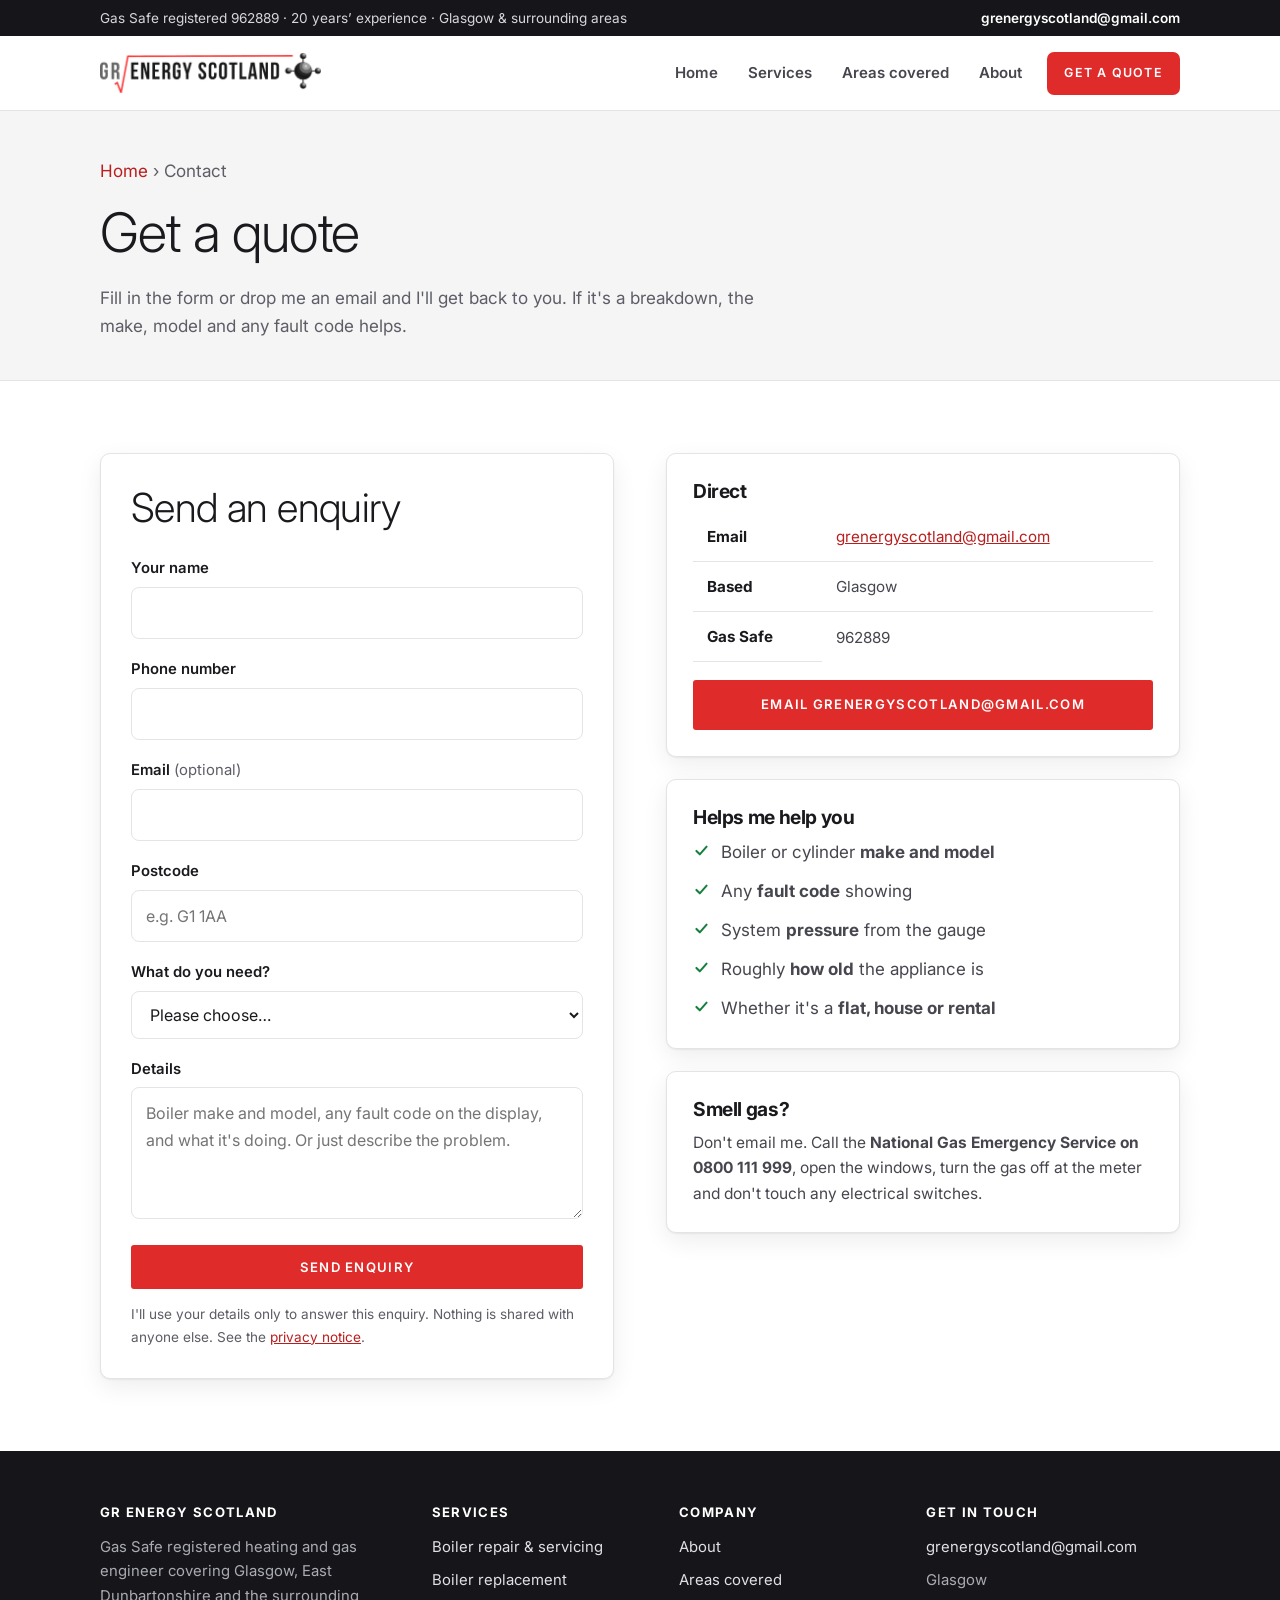
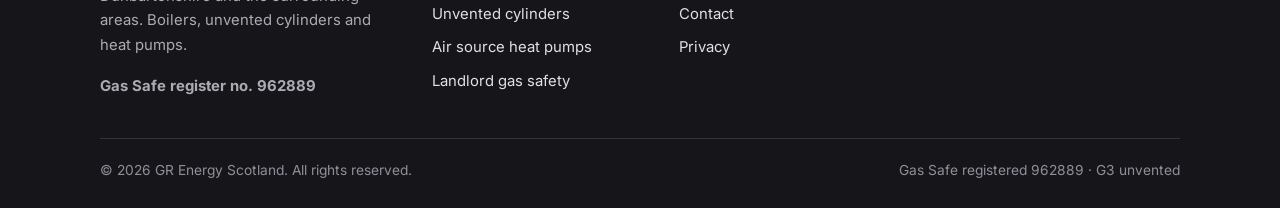
<file: contact.html>
<!doctype html>
<html lang="en-GB">
<head>
<meta charset="utf-8">
<meta name="viewport" content="width=device-width, initial-scale=1">
<meta name="color-scheme" content="light only">
<title>Contact | Get a Quote | GR Energy Scotland, Glasgow</title>
<meta name="description" content="Contact GR Energy Scotland for boiler repair, servicing, replacement, unvented cylinders or heat pumps in Glasgow. Enquiry form or email.">
<link rel="canonical" href="https://www.grenergyscotland.co.uk/contact.html">
<meta property="og:title" content="Contact | Get a Quote | GR Energy Scotland, Glasgow">
<meta property="og:description" content="Contact GR Energy Scotland for boiler repair, servicing, replacement, unvented cylinders or heat pumps in Glasgow. Enquiry form or email.">
<meta property="og:type" content="website">
<meta property="og:url" content="https://www.grenergyscotland.co.uk/contact.html">
<meta property="og:site_name" content="GR Energy Scotland">
<meta property="og:locale" content="en_GB">
<meta name="theme-color" content="#0f2942">
<link rel="icon" href="assets/img/favicon.svg" type="image/svg+xml">
<link rel="preconnect" href="https://fonts.googleapis.com">
<link rel="preconnect" href="https://fonts.gstatic.com" crossorigin>
<link href="https://fonts.googleapis.com/css2?family=Inter:wght@300;400;600;700;800&display=swap" rel="stylesheet">
<link rel="stylesheet" href="assets/css/style.css">
<script data-goatcounter="https://grenergyscotland.goatcounter.com/count" async src="//gc.zgo.at/count.js"></script>
</head>
<body>
<a class="skip" href="#main">Skip to content</a>
<div class="topbar">
  <div class="wrap">
    <span class="gs">Gas Safe registered 962889 &middot; 20 years&rsquo; experience &middot; Glasgow &amp; surrounding areas</span>
    <span><a href="mailto:grenergyscotland@gmail.com">grenergyscotland@gmail.com</a></span>
  </div>
</div>

<header class="site-header">
  <div class="wrap">
    <a class="brand" href="index.html">
      <img src="assets/img/logo.svg" alt="GR Energy Scotland &mdash; heating &amp; gas engineer">
    </a>
    <button class="nav-toggle" aria-expanded="false" aria-controls="nav" aria-label="Menu">
      <svg width="22" height="22" viewBox="0 0 24 24" fill="none" aria-hidden="true"><path d="M3 6h18M3 12h18M3 18h18" stroke="currentColor" stroke-width="2" stroke-linecap="round"/></svg>
    </button>
    <nav class="nav" id="nav">
      <ul>
        <li><a href="index.html">Home</a></li>
        <li><a href="services.html">Services</a></li>
        <li><a href="areas.html">Areas covered</a></li>
        <li><a href="about.html">About</a></li>
        <li><a class="btn btn-primary" href="contact.html">Get a quote</a></li>
      </ul>
    </nav>
  </div>
</header>
<main id="main">
<div class="page-head">
  <div class="wrap">
    <p class="crumbs"><a href="index.html">Home</a> &rsaquo; Contact</p>
    <h1>Get a quote</h1>
    <p>Fill in the form or drop me an email and I'll get back to you. If it's a breakdown, the make, model and any fault code helps.</p>
  </div>
</div>

<section>
  <div class="wrap split">
    <div>
      <div class="form-card">
        <h2 style="margin-bottom:.6em">Send an enquiry</h2>
        <!-- Web3Forms "GR Energy website enquiries" form, account grenergyscotland@gmail.com
             (app.web3forms.com). The access key is public by design. -->
        <form action="https://api.web3forms.com/submit" method="POST" id="enquiry">
          <input type="hidden" name="access_key" value="68f43ceb-773b-4cf1-9f14-7f85e167a1c1">
          <input type="hidden" name="subject" value="New enquiry from grenergyscotland.co.uk">
          <input type="hidden" name="from_name" value="GR Energy Scotland website">
          <input type="hidden" name="redirect" value="https://www.grenergyscotland.co.uk/thanks.html">
          <input type="checkbox" name="botcheck" class="hp" tabindex="-1" autocomplete="off">

          <div class="field">
            <label for="name">Your name</label>
            <input type="text" id="name" name="name" required autocomplete="name">
          </div>
          <div class="field">
            <label for="phone">Phone number</label>
            <input type="tel" id="phone" name="phone" required autocomplete="tel">
          </div>
          <div class="field">
            <label for="email">Email <span class="hint">(optional)</span></label>
            <input type="email" id="email" name="email" autocomplete="email">
          </div>
          <div class="field">
            <label for="postcode">Postcode</label>
            <input type="text" id="postcode" name="postcode" required autocomplete="postal-code" placeholder="e.g. G1 1AA">
          </div>
          <div class="field">
            <label for="job">What do you need?</label>
            <select id="job" name="job_type" required>
              <option value="">Please choose&hellip;</option>
              <option>Boiler breakdown / repair</option>
              <option>Boiler service</option>
              <option>New boiler / replacement</option>
              <option>Unvented cylinder</option>
              <option>Air source heat pump</option>
              <option>Landlord gas safety record</option>
              <option>Gas cooker / hob / fire</option>
              <option>Radiators / controls</option>
              <option>Something else</option>
            </select>
          </div>
          <div class="field">
            <label for="message">Details</label>
            <textarea id="message" name="message" required placeholder="Boiler make and model, any fault code on the display, and what it's doing. Or just describe the problem."></textarea>
          </div>
          <button type="submit" class="btn btn-primary" style="width:100%">Send enquiry</button>
          <p class="form-note">I'll use your details only to answer this enquiry. Nothing is shared with anyone else. See the <a href="privacy.html">privacy notice</a>.</p>
        </form>
      </div>
    </div>

    <div>
      <div class="card">
        <h3>Direct</h3>
        <div class="table-scroll">
        <table class="spec">
          <tr><th>Email</th><td><a href="mailto:grenergyscotland@gmail.com">grenergyscotland@gmail.com</a></td></tr>
          <tr><th>Based</th><td>Glasgow</td></tr>
          <tr><th>Gas Safe</th><td>962889</td></tr>
        </table>
        </div>
        <p style="margin-top:18px"><a class="btn btn-primary" href="mailto:grenergyscotland@gmail.com" style="width:100%">Email grenergyscotland@gmail.com</a></p>
      </div>

      <div class="card" style="margin-top:22px">
        <h3>Helps me help you</h3>
        <ul class="ticks">
  <li><svg width="17" height="17" viewBox="0 0 20 20" fill="none" aria-hidden="true"><path d="M4 10.5l4 4 8-9" stroke="currentColor" stroke-width="2.4" stroke-linecap="round" stroke-linejoin="round"/></svg><span>Boiler or cylinder <strong>make and model</strong></span></li>
  <li><svg width="17" height="17" viewBox="0 0 20 20" fill="none" aria-hidden="true"><path d="M4 10.5l4 4 8-9" stroke="currentColor" stroke-width="2.4" stroke-linecap="round" stroke-linejoin="round"/></svg><span>Any <strong>fault code</strong> showing</span></li>
  <li><svg width="17" height="17" viewBox="0 0 20 20" fill="none" aria-hidden="true"><path d="M4 10.5l4 4 8-9" stroke="currentColor" stroke-width="2.4" stroke-linecap="round" stroke-linejoin="round"/></svg><span>System <strong>pressure</strong> from the gauge</span></li>
  <li><svg width="17" height="17" viewBox="0 0 20 20" fill="none" aria-hidden="true"><path d="M4 10.5l4 4 8-9" stroke="currentColor" stroke-width="2.4" stroke-linecap="round" stroke-linejoin="round"/></svg><span>Roughly <strong>how old</strong> the appliance is</span></li>
  <li><svg width="17" height="17" viewBox="0 0 20 20" fill="none" aria-hidden="true"><path d="M4 10.5l4 4 8-9" stroke="currentColor" stroke-width="2.4" stroke-linecap="round" stroke-linejoin="round"/></svg><span>Whether it's a <strong>flat, house or rental</strong></span></li>
</ul>

      </div>

      <div class="card" style="margin-top:22px">
        <h3>Smell gas?</h3>
        <p>Don't email me. Call the <strong>National Gas Emergency Service on 0800 111 999</strong>, open the windows, turn the gas off at the meter and don't touch any electrical switches.</p>
      </div>
    </div>
  </div>
</section>
</main>
<footer class="site-footer">
  <div class="wrap">
    <div class="footer-grid">
      <div>
        <h4>GR Energy Scotland</h4>
        <p>Gas Safe registered heating and gas engineer covering Glasgow, East Dunbartonshire and the surrounding areas. Boilers, unvented cylinders and heat pumps.</p>
        <p><strong>Gas Safe register no. 962889</strong></p>
      </div>
      <div>
        <h4>Services</h4>
        <ul>
          <li><a href="gas-boilers.html">Boiler repair &amp; servicing</a></li>
          <li><a href="gas-boilers.html">Boiler replacement</a></li>
          <li><a href="unvented-cylinders.html">Unvented cylinders</a></li>
          <li><a href="heat-pumps.html">Air source heat pumps</a></li>
          <li><a href="landlords.html">Landlord gas safety</a></li>
        </ul>
      </div>
      <div>
        <h4>Company</h4>
        <ul>
          <li><a href="about.html">About</a></li>
          <li><a href="areas.html">Areas covered</a></li>
          <li><a href="contact.html">Contact</a></li>
          <li><a href="privacy.html">Privacy</a></li>
        </ul>
      </div>
      <div>
        <h4>Get in touch</h4>
        <ul>
          <li><a href="mailto:grenergyscotland@gmail.com">grenergyscotland@gmail.com</a></li>
          <li>Glasgow</li>
        </ul>
      </div>
    </div>
    <div class="footer-bottom">
      <span>&copy; 2026 GR Energy Scotland. All rights reserved.</span>
      <span>Gas Safe registered 962889 &middot; G3 unvented</span>
    </div>
  </div>
</footer>

<script src="assets/js/main.js"></script>
</body>
</html>
</file>
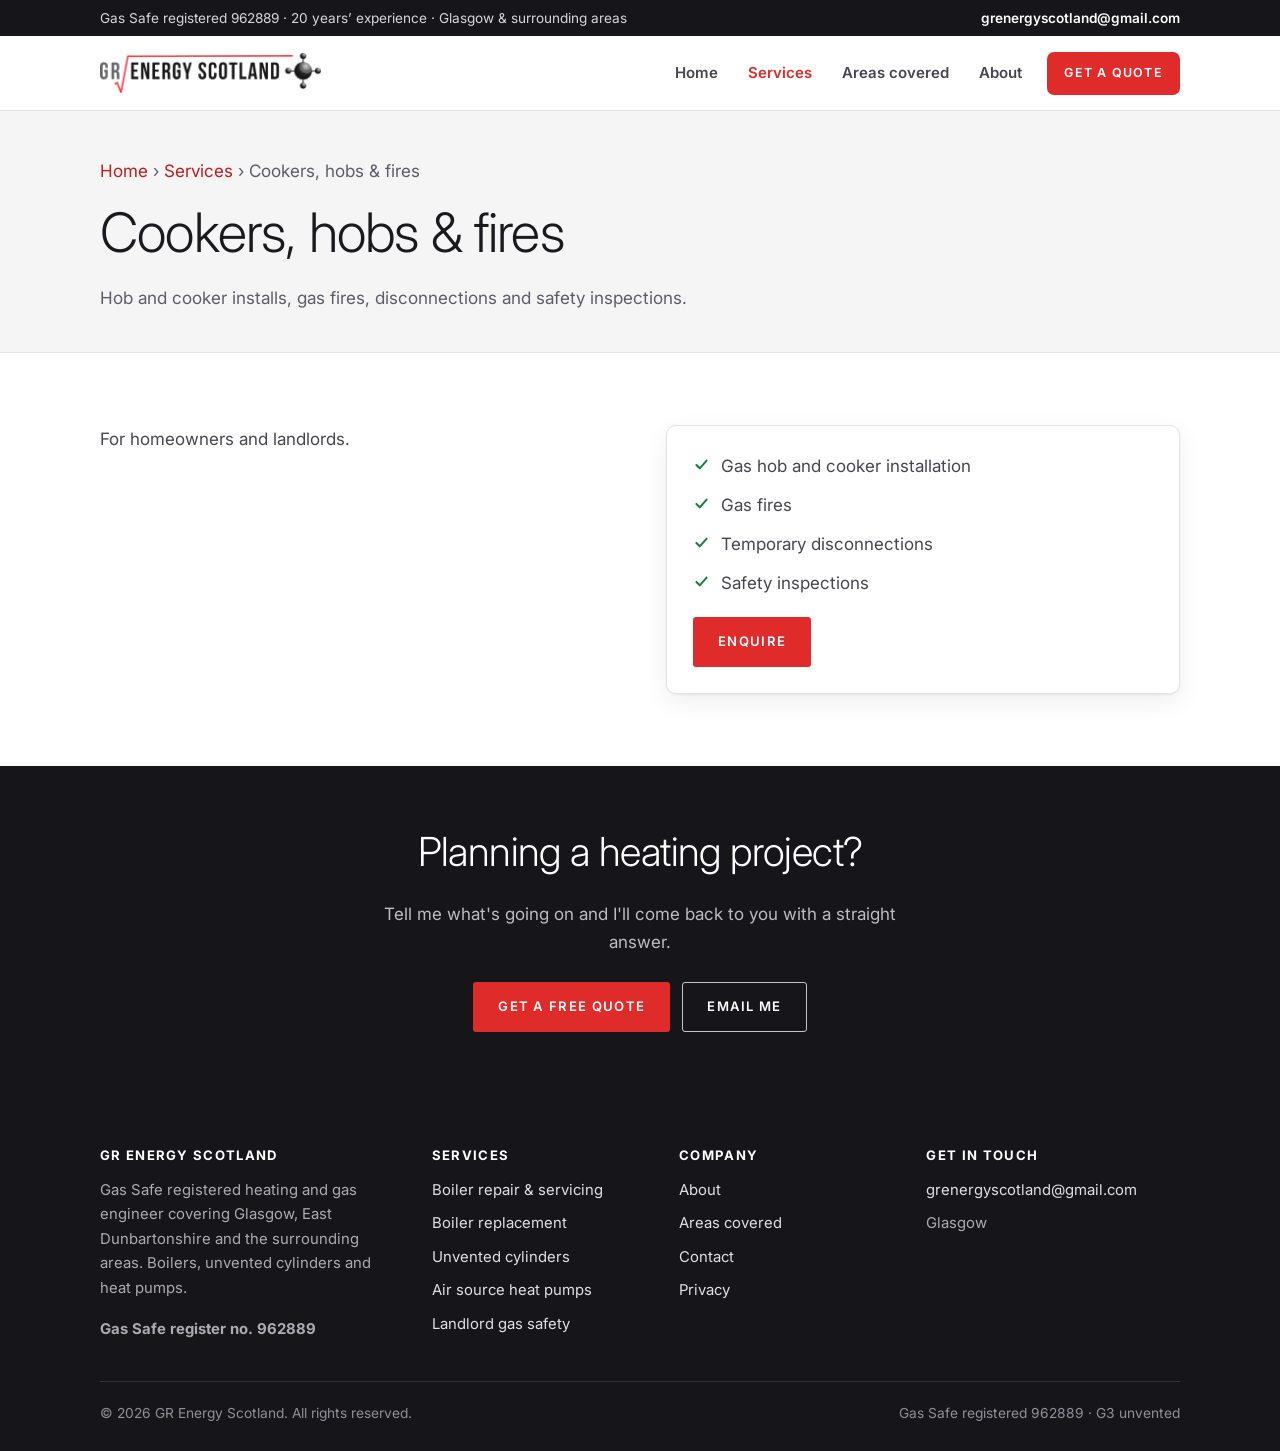
<file: cookers-hobs-fires.html>
<!doctype html>
<html lang="en-GB">
<head>
<meta charset="utf-8">
<meta name="viewport" content="width=device-width, initial-scale=1">
<meta name="color-scheme" content="light only">
<title>Gas Cookers, Hobs &amp; Fires in Glasgow | GR Energy Scotland</title>
<meta name="description" content="Hob and cooker installs, gas fires, disconnections and safety inspections. Gas Safe registered engineer in Glasgow, 20 years’ experience.">
<link rel="canonical" href="https://www.grenergyscotland.co.uk/cookers-hobs-fires.html">
<meta property="og:title" content="Gas Cookers, Hobs &amp; Fires in Glasgow | GR Energy Scotland">
<meta property="og:description" content="Hob and cooker installs, gas fires, disconnections and safety inspections. Gas Safe registered engineer in Glasgow, 20 years’ experience.">
<meta property="og:type" content="website">
<meta property="og:url" content="https://www.grenergyscotland.co.uk/cookers-hobs-fires.html">
<meta property="og:site_name" content="GR Energy Scotland">
<meta property="og:locale" content="en_GB">
<meta name="theme-color" content="#0f2942">
<link rel="icon" href="assets/img/favicon.svg" type="image/svg+xml">
<link rel="preconnect" href="https://fonts.googleapis.com">
<link rel="preconnect" href="https://fonts.gstatic.com" crossorigin>
<link href="https://fonts.googleapis.com/css2?family=Inter:wght@300;400;600;700;800&display=swap" rel="stylesheet">
<link rel="stylesheet" href="assets/css/style.css">
<script data-goatcounter="https://grenergyscotland.goatcounter.com/count" async src="//gc.zgo.at/count.js"></script>
</head>
<body>
<a class="skip" href="#main">Skip to content</a>
<div class="topbar">
  <div class="wrap">
    <span class="gs">Gas Safe registered 962889 &middot; 20 years&rsquo; experience &middot; Glasgow &amp; surrounding areas</span>
    <span><a href="mailto:grenergyscotland@gmail.com">grenergyscotland@gmail.com</a></span>
  </div>
</div>

<header class="site-header">
  <div class="wrap">
    <a class="brand" href="index.html">
      <img src="assets/img/logo.svg" alt="GR Energy Scotland &mdash; heating &amp; gas engineer">
    </a>
    <button class="nav-toggle" aria-expanded="false" aria-controls="nav" aria-label="Menu">
      <svg width="22" height="22" viewBox="0 0 24 24" fill="none" aria-hidden="true"><path d="M3 6h18M3 12h18M3 18h18" stroke="currentColor" stroke-width="2" stroke-linecap="round"/></svg>
    </button>
    <nav class="nav" id="nav">
      <ul>
        <li><a href="index.html">Home</a></li>
        <li><a href="services.html" aria-current="page">Services</a></li>
        <li><a href="areas.html">Areas covered</a></li>
        <li><a href="about.html">About</a></li>
        <li><a class="btn btn-primary" href="contact.html">Get a quote</a></li>
      </ul>
    </nav>
  </div>
</header>
<main id="main">
<div class="page-head">
  <div class="wrap">
    <p class="crumbs"><a href="index.html">Home</a> &rsaquo; <a href="services.html">Services</a> &rsaquo; Cookers, hobs &amp; fires</p>
    <h1>Cookers, hobs &amp; fires</h1>
    <p>Hob and cooker installs, gas fires, disconnections and safety inspections.</p>
  </div>
</div>

<section id="cookers">
  <div class="wrap split">
    <div class="prose">
      <p>For homeowners and landlords.</p>
    </div>
    <div class="card">
      <ul class="ticks">
  <li><svg width="17" height="17" viewBox="0 0 20 20" fill="none" aria-hidden="true"><path d="M4 10.5l4 4 8-9" stroke="currentColor" stroke-width="2.4" stroke-linecap="round" stroke-linejoin="round"/></svg><span>Gas hob and cooker installation</span></li>
  <li><svg width="17" height="17" viewBox="0 0 20 20" fill="none" aria-hidden="true"><path d="M4 10.5l4 4 8-9" stroke="currentColor" stroke-width="2.4" stroke-linecap="round" stroke-linejoin="round"/></svg><span>Gas fires</span></li>
  <li><svg width="17" height="17" viewBox="0 0 20 20" fill="none" aria-hidden="true"><path d="M4 10.5l4 4 8-9" stroke="currentColor" stroke-width="2.4" stroke-linecap="round" stroke-linejoin="round"/></svg><span>Temporary disconnections</span></li>
  <li><svg width="17" height="17" viewBox="0 0 20 20" fill="none" aria-hidden="true"><path d="M4 10.5l4 4 8-9" stroke="currentColor" stroke-width="2.4" stroke-linecap="round" stroke-linejoin="round"/></svg><span>Safety inspections</span></li>
</ul>
      <p style="margin-top:20px"><a class="btn btn-primary" href="contact.html">Enquire</a></p>
    </div>
  </div>
</section>

<section class="cta-band">
  <div class="wrap">
    <h2>Planning a heating project?</h2>
    <p>Tell me what's going on and I'll come back to you with a straight answer.</p>
    <div class="cta-actions">
      <a class="btn btn-primary" href="contact.html">Get a free quote</a>
      <a class="btn btn-ghost" href="mailto:grenergyscotland@gmail.com">Email me</a>
    </div>
  </div>
</section>

</main>
<footer class="site-footer">
  <div class="wrap">
    <div class="footer-grid">
      <div>
        <h4>GR Energy Scotland</h4>
        <p>Gas Safe registered heating and gas engineer covering Glasgow, East Dunbartonshire and the surrounding areas. Boilers, unvented cylinders and heat pumps.</p>
        <p><strong>Gas Safe register no. 962889</strong></p>
      </div>
      <div>
        <h4>Services</h4>
        <ul>
          <li><a href="gas-boilers.html">Boiler repair &amp; servicing</a></li>
          <li><a href="gas-boilers.html">Boiler replacement</a></li>
          <li><a href="unvented-cylinders.html">Unvented cylinders</a></li>
          <li><a href="heat-pumps.html">Air source heat pumps</a></li>
          <li><a href="landlords.html">Landlord gas safety</a></li>
        </ul>
      </div>
      <div>
        <h4>Company</h4>
        <ul>
          <li><a href="about.html">About</a></li>
          <li><a href="areas.html">Areas covered</a></li>
          <li><a href="contact.html">Contact</a></li>
          <li><a href="privacy.html">Privacy</a></li>
        </ul>
      </div>
      <div>
        <h4>Get in touch</h4>
        <ul>
          <li><a href="mailto:grenergyscotland@gmail.com">grenergyscotland@gmail.com</a></li>
          <li>Glasgow</li>
        </ul>
      </div>
    </div>
    <div class="footer-bottom">
      <span>&copy; 2026 GR Energy Scotland. All rights reserved.</span>
      <span>Gas Safe registered 962889 &middot; G3 unvented</span>
    </div>
  </div>
</footer>

<script src="assets/js/main.js"></script>
</body>
</html>
</file>
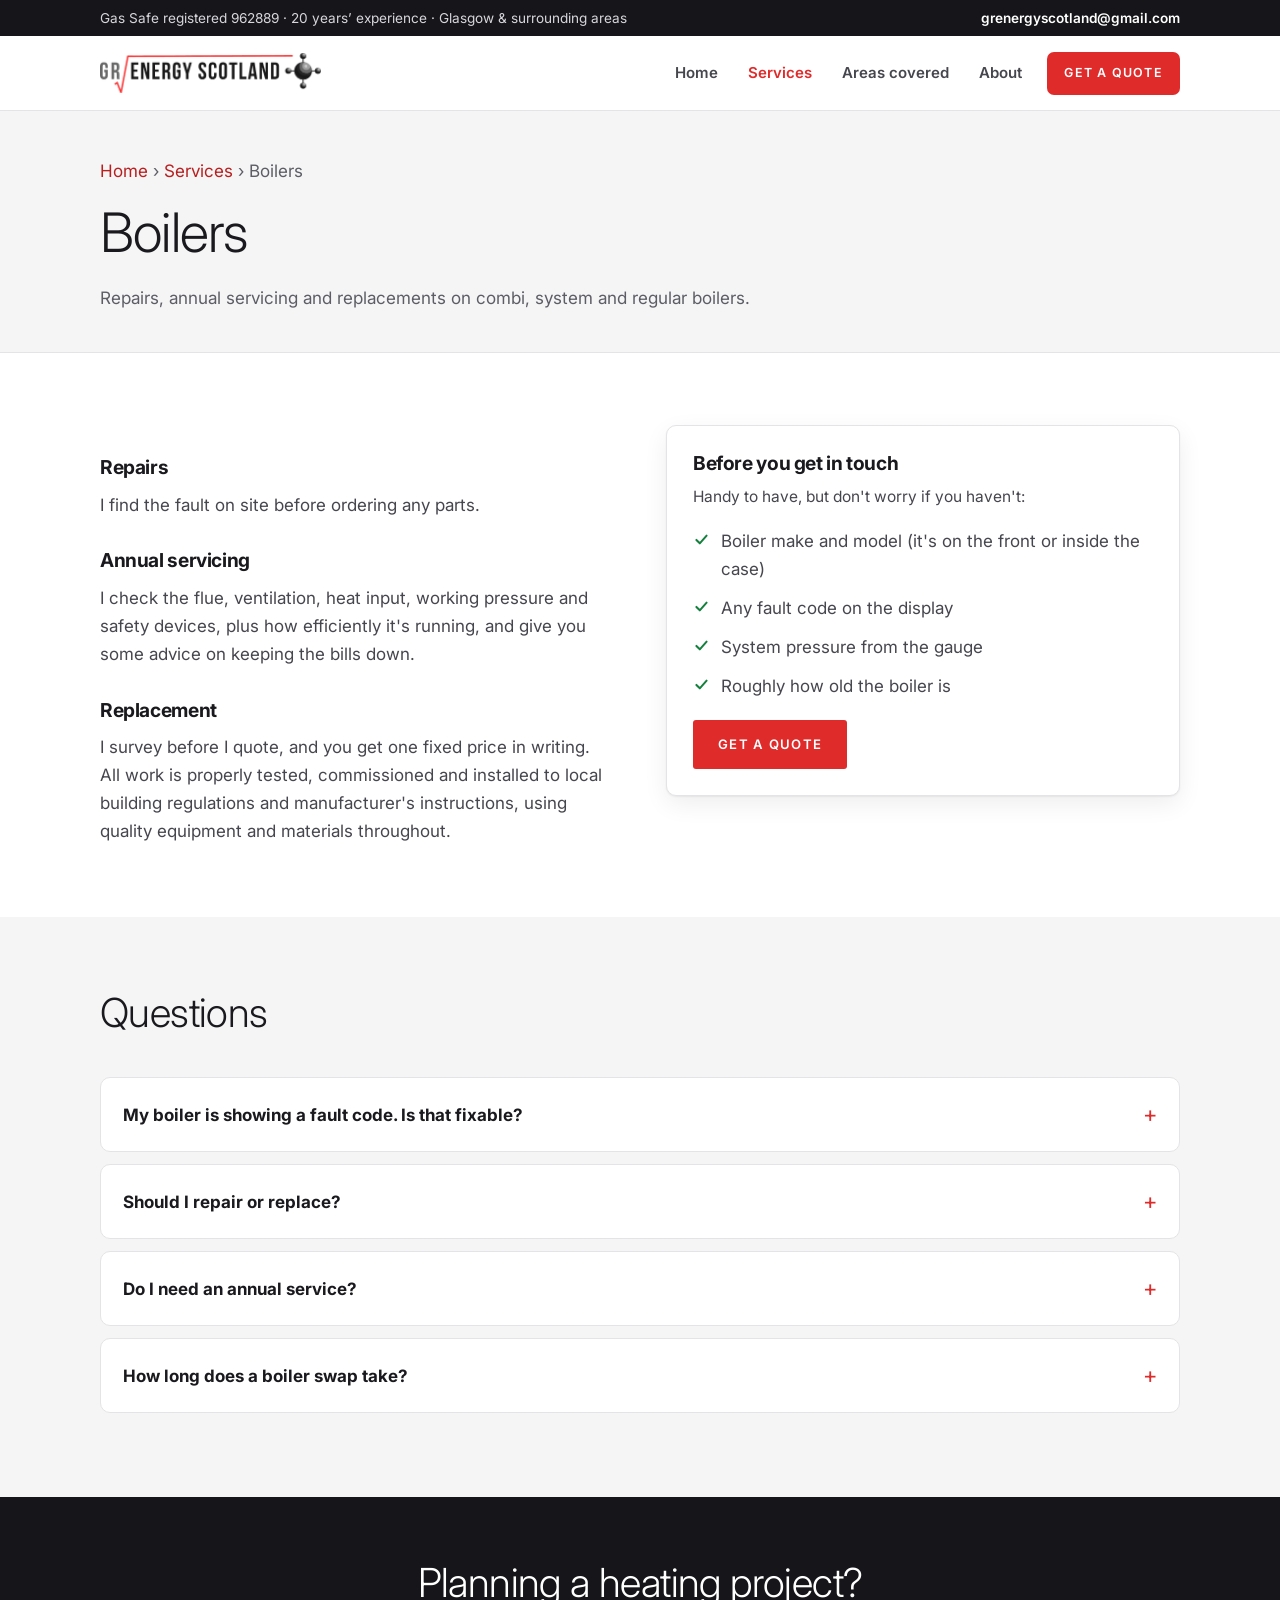
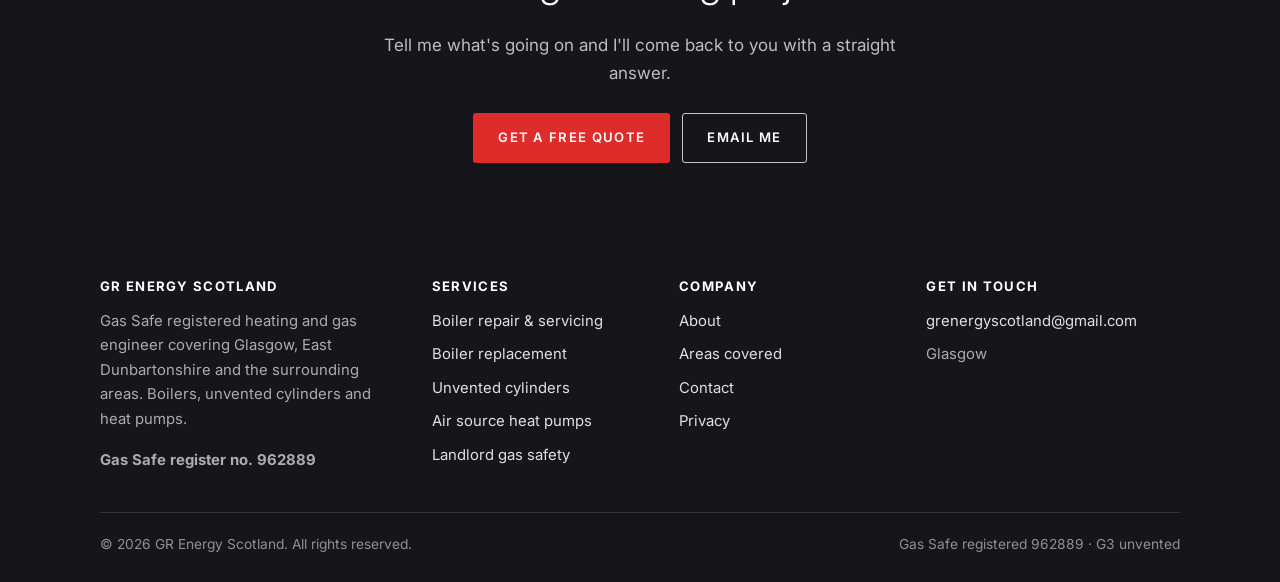
<file: gas-boilers.html>
<!doctype html>
<html lang="en-GB">
<head>
<meta charset="utf-8">
<meta name="viewport" content="width=device-width, initial-scale=1">
<meta name="color-scheme" content="light only">
<title>Boiler Repairs, Servicing &amp; Replacement in Glasgow | GR Energy Scotland</title>
<meta name="description" content="Repairs, annual servicing and replacements on combi, system and regular boilers. Gas Safe registered engineer in Glasgow, 20 years’ experience.">
<link rel="canonical" href="https://www.grenergyscotland.co.uk/gas-boilers.html">
<meta property="og:title" content="Boiler Repairs, Servicing &amp; Replacement in Glasgow | GR Energy Scotland">
<meta property="og:description" content="Repairs, annual servicing and replacements on combi, system and regular boilers. Gas Safe registered engineer in Glasgow, 20 years’ experience.">
<meta property="og:type" content="website">
<meta property="og:url" content="https://www.grenergyscotland.co.uk/gas-boilers.html">
<meta property="og:site_name" content="GR Energy Scotland">
<meta property="og:locale" content="en_GB">
<meta name="theme-color" content="#0f2942">
<link rel="icon" href="assets/img/favicon.svg" type="image/svg+xml">
<link rel="preconnect" href="https://fonts.googleapis.com">
<link rel="preconnect" href="https://fonts.gstatic.com" crossorigin>
<link href="https://fonts.googleapis.com/css2?family=Inter:wght@300;400;600;700;800&display=swap" rel="stylesheet">
<link rel="stylesheet" href="assets/css/style.css">
<script type="application/ld+json">
{
  "@context": "https://schema.org",
  "@type": "FAQPage",
  "mainEntity": [
    {
      "@type": "Question",
      "name": "My boiler is showing a fault code. Is that fixable?",
      "acceptedAnswer": {
        "@type": "Answer",
        "text": "Usually, yes. Send me the make, model and fault code when you get in touch."
      }
    },
    {
      "@type": "Question",
      "name": "Should I repair or replace?",
      "acceptedAnswer": {
        "@type": "Answer",
        "text": "Depends how old the boiler is and what the repair costs. I'll give you the price for both and you decide."
      }
    },
    {
      "@type": "Question",
      "name": "Do I need an annual service?",
      "acceptedAnswer": {
        "@type": "Answer",
        "text": "Most manufacturer warranties need one, and it tells you the boiler is safe and running properly."
      }
    },
    {
      "@type": "Question",
      "name": "How long does a boiler swap take?",
      "acceptedAnswer": {
        "@type": "Answer",
        "text": "A straight combi swap is usually a day. Moving the boiler or changing the system, usually two."
      }
    }
  ]
}
</script>
<script data-goatcounter="https://grenergyscotland.goatcounter.com/count" async src="//gc.zgo.at/count.js"></script>
</head>
<body>
<a class="skip" href="#main">Skip to content</a>
<div class="topbar">
  <div class="wrap">
    <span class="gs">Gas Safe registered 962889 &middot; 20 years&rsquo; experience &middot; Glasgow &amp; surrounding areas</span>
    <span><a href="mailto:grenergyscotland@gmail.com">grenergyscotland@gmail.com</a></span>
  </div>
</div>

<header class="site-header">
  <div class="wrap">
    <a class="brand" href="index.html">
      <img src="assets/img/logo.svg" alt="GR Energy Scotland &mdash; heating &amp; gas engineer">
    </a>
    <button class="nav-toggle" aria-expanded="false" aria-controls="nav" aria-label="Menu">
      <svg width="22" height="22" viewBox="0 0 24 24" fill="none" aria-hidden="true"><path d="M3 6h18M3 12h18M3 18h18" stroke="currentColor" stroke-width="2" stroke-linecap="round"/></svg>
    </button>
    <nav class="nav" id="nav">
      <ul>
        <li><a href="index.html">Home</a></li>
        <li><a href="services.html" aria-current="page">Services</a></li>
        <li><a href="areas.html">Areas covered</a></li>
        <li><a href="about.html">About</a></li>
        <li><a class="btn btn-primary" href="contact.html">Get a quote</a></li>
      </ul>
    </nav>
  </div>
</header>
<main id="main">
<div class="page-head">
  <div class="wrap">
    <p class="crumbs"><a href="index.html">Home</a> &rsaquo; <a href="services.html">Services</a> &rsaquo; Boilers</p>
    <h1>Boilers</h1>
    <p>Repairs, annual servicing and replacements on combi, system and regular boilers.</p>
  </div>
</div>

<section id="boilers">
  <div class="wrap split">
    <div class="prose">
      <h3>Repairs</h3>
      <p>I find the fault on site before ordering any parts.</p>
      <h3>Annual servicing</h3>
      <p>I check the flue, ventilation, heat input, working pressure and safety devices, plus how efficiently it's running, and give you some advice on keeping the bills down.</p>
      <h3>Replacement</h3>
      <p>I survey before I quote, and you get one fixed price in writing. All work is properly tested, commissioned and installed to local building regulations and manufacturer's instructions, using quality equipment and materials throughout.</p>
    </div>
    <div class="card">
      <h3>Before you get in touch</h3>
      <p>Handy to have, but don't worry if you haven't:</p>
      <ul class="ticks">
  <li><svg width="17" height="17" viewBox="0 0 20 20" fill="none" aria-hidden="true"><path d="M4 10.5l4 4 8-9" stroke="currentColor" stroke-width="2.4" stroke-linecap="round" stroke-linejoin="round"/></svg><span>Boiler make and model (it's on the front or inside the case)</span></li>
  <li><svg width="17" height="17" viewBox="0 0 20 20" fill="none" aria-hidden="true"><path d="M4 10.5l4 4 8-9" stroke="currentColor" stroke-width="2.4" stroke-linecap="round" stroke-linejoin="round"/></svg><span>Any fault code on the display</span></li>
  <li><svg width="17" height="17" viewBox="0 0 20 20" fill="none" aria-hidden="true"><path d="M4 10.5l4 4 8-9" stroke="currentColor" stroke-width="2.4" stroke-linecap="round" stroke-linejoin="round"/></svg><span>System pressure from the gauge</span></li>
  <li><svg width="17" height="17" viewBox="0 0 20 20" fill="none" aria-hidden="true"><path d="M4 10.5l4 4 8-9" stroke="currentColor" stroke-width="2.4" stroke-linecap="round" stroke-linejoin="round"/></svg><span>Roughly how old the boiler is</span></li>
</ul>
      <p style="margin-top:20px"><a class="btn btn-primary" href="contact.html">Get a quote</a></p>
    </div>
  </div>
</section>

<section class="alt">
  <div class="wrap">
    <div class="section-head"><h2>Questions</h2></div>
    <details class="faq">
  <summary>My boiler is showing a fault code. Is that fixable?</summary>
  <div class="faq-body"><p>Usually, yes. Send me the make, model and fault code when you get in touch.</p></div>
</details>
<details class="faq">
  <summary>Should I repair or replace?</summary>
  <div class="faq-body"><p>Depends how old the boiler is and what the repair costs. I'll give you the price for both and you decide.</p></div>
</details>
<details class="faq">
  <summary>Do I need an annual service?</summary>
  <div class="faq-body"><p>Most manufacturer warranties need one, and it tells you the boiler is safe and running properly.</p></div>
</details>
<details class="faq">
  <summary>How long does a boiler swap take?</summary>
  <div class="faq-body"><p>A straight combi swap is usually a day. Moving the boiler or changing the system, usually two.</p></div>
</details>
  </div>
</section>

<section class="cta-band">
  <div class="wrap">
    <h2>Planning a heating project?</h2>
    <p>Tell me what's going on and I'll come back to you with a straight answer.</p>
    <div class="cta-actions">
      <a class="btn btn-primary" href="contact.html">Get a free quote</a>
      <a class="btn btn-ghost" href="mailto:grenergyscotland@gmail.com">Email me</a>
    </div>
  </div>
</section>

</main>
<footer class="site-footer">
  <div class="wrap">
    <div class="footer-grid">
      <div>
        <h4>GR Energy Scotland</h4>
        <p>Gas Safe registered heating and gas engineer covering Glasgow, East Dunbartonshire and the surrounding areas. Boilers, unvented cylinders and heat pumps.</p>
        <p><strong>Gas Safe register no. 962889</strong></p>
      </div>
      <div>
        <h4>Services</h4>
        <ul>
          <li><a href="gas-boilers.html">Boiler repair &amp; servicing</a></li>
          <li><a href="gas-boilers.html">Boiler replacement</a></li>
          <li><a href="unvented-cylinders.html">Unvented cylinders</a></li>
          <li><a href="heat-pumps.html">Air source heat pumps</a></li>
          <li><a href="landlords.html">Landlord gas safety</a></li>
        </ul>
      </div>
      <div>
        <h4>Company</h4>
        <ul>
          <li><a href="about.html">About</a></li>
          <li><a href="areas.html">Areas covered</a></li>
          <li><a href="contact.html">Contact</a></li>
          <li><a href="privacy.html">Privacy</a></li>
        </ul>
      </div>
      <div>
        <h4>Get in touch</h4>
        <ul>
          <li><a href="mailto:grenergyscotland@gmail.com">grenergyscotland@gmail.com</a></li>
          <li>Glasgow</li>
        </ul>
      </div>
    </div>
    <div class="footer-bottom">
      <span>&copy; 2026 GR Energy Scotland. All rights reserved.</span>
      <span>Gas Safe registered 962889 &middot; G3 unvented</span>
    </div>
  </div>
</footer>

<script src="assets/js/main.js"></script>
</body>
</html>
</file>
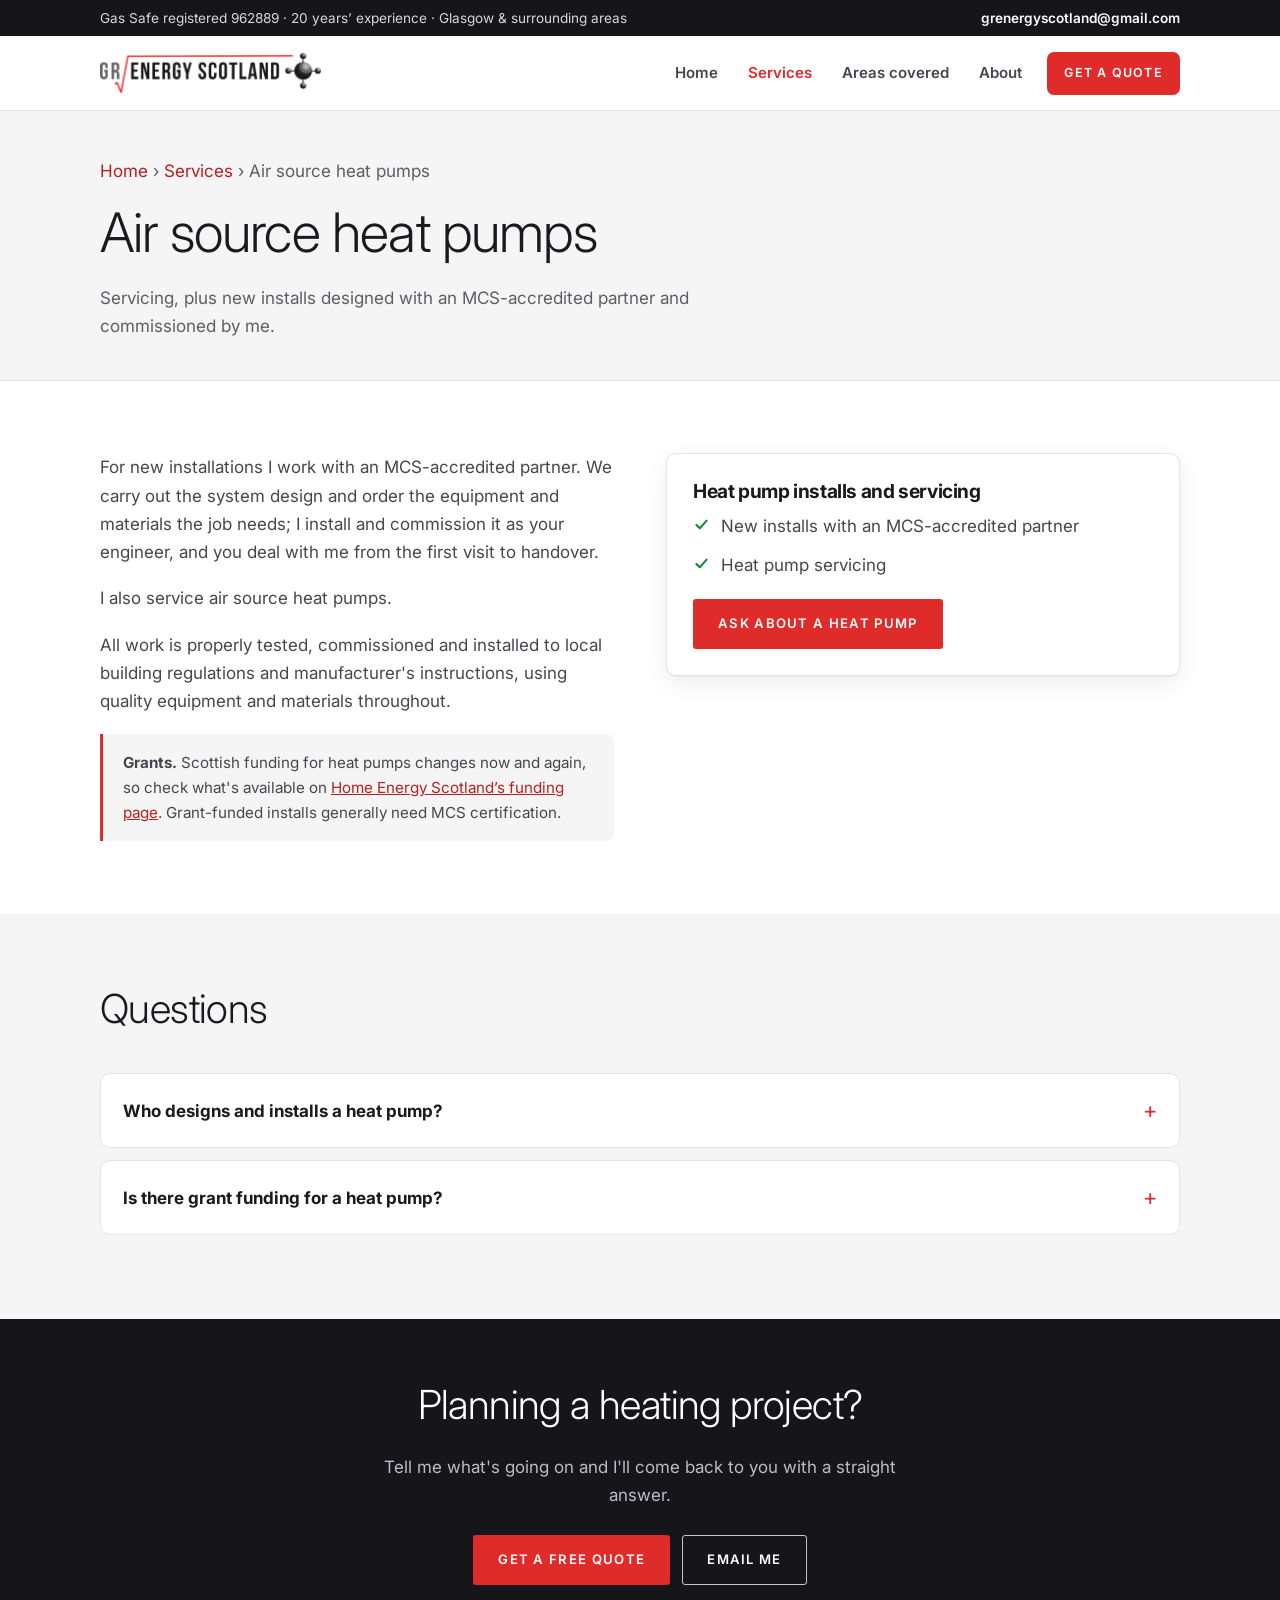
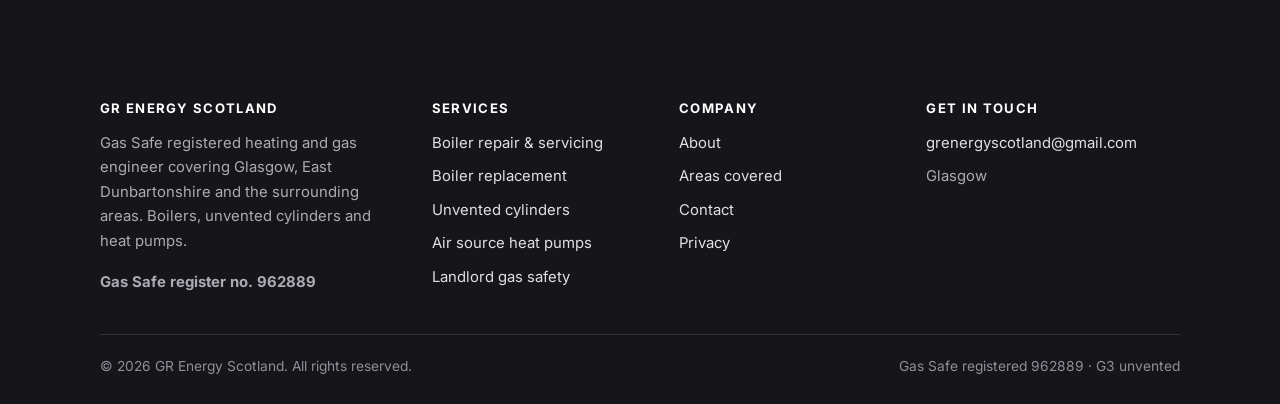
<file: heat-pumps.html>
<!doctype html>
<html lang="en-GB">
<head>
<meta charset="utf-8">
<meta name="viewport" content="width=device-width, initial-scale=1">
<meta name="color-scheme" content="light only">
<title>Air Source Heat Pumps in Glasgow | GR Energy Scotland</title>
<meta name="description" content="Servicing, plus new installs designed with an MCS-accredited partner and commissioned by me. Gas Safe registered engineer in Glasgow, 20 years’ experience.">
<link rel="canonical" href="https://www.grenergyscotland.co.uk/heat-pumps.html">
<meta property="og:title" content="Air Source Heat Pumps in Glasgow | GR Energy Scotland">
<meta property="og:description" content="Servicing, plus new installs designed with an MCS-accredited partner and commissioned by me. Gas Safe registered engineer in Glasgow, 20 years’ experience.">
<meta property="og:type" content="website">
<meta property="og:url" content="https://www.grenergyscotland.co.uk/heat-pumps.html">
<meta property="og:site_name" content="GR Energy Scotland">
<meta property="og:locale" content="en_GB">
<meta name="theme-color" content="#0f2942">
<link rel="icon" href="assets/img/favicon.svg" type="image/svg+xml">
<link rel="preconnect" href="https://fonts.googleapis.com">
<link rel="preconnect" href="https://fonts.gstatic.com" crossorigin>
<link href="https://fonts.googleapis.com/css2?family=Inter:wght@300;400;600;700;800&display=swap" rel="stylesheet">
<link rel="stylesheet" href="assets/css/style.css">
<script type="application/ld+json">
{
  "@context": "https://schema.org",
  "@type": "FAQPage",
  "mainEntity": [
    {
      "@type": "Question",
      "name": "Who designs and installs a heat pump?",
      "acceptedAnswer": {
        "@type": "Answer",
        "text": "For new installations I work with an MCS-accredited partner. We carry out the system design and order the equipment and materials the job needs; I install and commission it as your engineer, and you deal with me from the first visit to handover."
      }
    },
    {
      "@type": "Question",
      "name": "Is there grant funding for a heat pump?",
      "acceptedAnswer": {
        "@type": "Answer",
        "text": "Scotland has its own funding and it changes now and again. Check the Home Energy Scotland website before you commit. Grant-funded installs generally need MCS certification."
      }
    }
  ]
}
</script>
<script data-goatcounter="https://grenergyscotland.goatcounter.com/count" async src="//gc.zgo.at/count.js"></script>
</head>
<body>
<a class="skip" href="#main">Skip to content</a>
<div class="topbar">
  <div class="wrap">
    <span class="gs">Gas Safe registered 962889 &middot; 20 years&rsquo; experience &middot; Glasgow &amp; surrounding areas</span>
    <span><a href="mailto:grenergyscotland@gmail.com">grenergyscotland@gmail.com</a></span>
  </div>
</div>

<header class="site-header">
  <div class="wrap">
    <a class="brand" href="index.html">
      <img src="assets/img/logo.svg" alt="GR Energy Scotland &mdash; heating &amp; gas engineer">
    </a>
    <button class="nav-toggle" aria-expanded="false" aria-controls="nav" aria-label="Menu">
      <svg width="22" height="22" viewBox="0 0 24 24" fill="none" aria-hidden="true"><path d="M3 6h18M3 12h18M3 18h18" stroke="currentColor" stroke-width="2" stroke-linecap="round"/></svg>
    </button>
    <nav class="nav" id="nav">
      <ul>
        <li><a href="index.html">Home</a></li>
        <li><a href="services.html" aria-current="page">Services</a></li>
        <li><a href="areas.html">Areas covered</a></li>
        <li><a href="about.html">About</a></li>
        <li><a class="btn btn-primary" href="contact.html">Get a quote</a></li>
      </ul>
    </nav>
  </div>
</header>
<main id="main">
<div class="page-head">
  <div class="wrap">
    <p class="crumbs"><a href="index.html">Home</a> &rsaquo; <a href="services.html">Services</a> &rsaquo; Air source heat pumps</p>
    <h1>Air source heat pumps</h1>
    <p>Servicing, plus new installs designed with an MCS-accredited partner and commissioned by me.</p>
  </div>
</div>

<section id="heat-pumps">
  <div class="wrap split">
    <div class="prose">
      <p>For new installations I work with an MCS-accredited partner. We carry out the system design and order the equipment and materials the job needs; I install and commission it as your engineer, and you deal with me from the first visit to handover.</p>
      <p>I also service air source heat pumps.</p>
      <p>All work is properly tested, commissioned and installed to local building regulations and manufacturer's instructions, using quality equipment and materials throughout.</p>
      <div class="note">
        <strong>Grants.</strong> Scottish funding for heat pumps changes now and again, so check what's available on <a href="https://www.homeenergyscotland.org/find-funding/" target="_blank" rel="noopener">Home Energy Scotland&rsquo;s funding page</a>. Grant-funded installs generally need MCS certification.
      </div>
    </div>
    <div class="card">
      <h3>Heat pump installs and servicing</h3>
      <ul class="ticks">
  <li><svg width="17" height="17" viewBox="0 0 20 20" fill="none" aria-hidden="true"><path d="M4 10.5l4 4 8-9" stroke="currentColor" stroke-width="2.4" stroke-linecap="round" stroke-linejoin="round"/></svg><span>New installs with an MCS-accredited partner</span></li>
  <li><svg width="17" height="17" viewBox="0 0 20 20" fill="none" aria-hidden="true"><path d="M4 10.5l4 4 8-9" stroke="currentColor" stroke-width="2.4" stroke-linecap="round" stroke-linejoin="round"/></svg><span>Heat pump servicing</span></li>
</ul>
      <p style="margin-top:20px"><a class="btn btn-primary" href="contact.html">Ask about a heat pump</a></p>
    </div>
  </div>
</section>

<section class="alt">
  <div class="wrap">
    <div class="section-head"><h2>Questions</h2></div>
    <details class="faq">
  <summary>Who designs and installs a heat pump?</summary>
  <div class="faq-body"><p>For new installations I work with an MCS-accredited partner. We carry out the system design and order the equipment and materials the job needs; I install and commission it as your engineer, and you deal with me from the first visit to handover.</p></div>
</details>
<details class="faq">
  <summary>Is there grant funding for a heat pump?</summary>
  <div class="faq-body"><p>Scotland has its own funding and it changes now and again. Check the Home Energy Scotland website before you commit. Grant-funded installs generally need MCS certification.</p></div>
</details>
  </div>
</section>

<section class="cta-band">
  <div class="wrap">
    <h2>Planning a heating project?</h2>
    <p>Tell me what's going on and I'll come back to you with a straight answer.</p>
    <div class="cta-actions">
      <a class="btn btn-primary" href="contact.html">Get a free quote</a>
      <a class="btn btn-ghost" href="mailto:grenergyscotland@gmail.com">Email me</a>
    </div>
  </div>
</section>

</main>
<footer class="site-footer">
  <div class="wrap">
    <div class="footer-grid">
      <div>
        <h4>GR Energy Scotland</h4>
        <p>Gas Safe registered heating and gas engineer covering Glasgow, East Dunbartonshire and the surrounding areas. Boilers, unvented cylinders and heat pumps.</p>
        <p><strong>Gas Safe register no. 962889</strong></p>
      </div>
      <div>
        <h4>Services</h4>
        <ul>
          <li><a href="gas-boilers.html">Boiler repair &amp; servicing</a></li>
          <li><a href="gas-boilers.html">Boiler replacement</a></li>
          <li><a href="unvented-cylinders.html">Unvented cylinders</a></li>
          <li><a href="heat-pumps.html">Air source heat pumps</a></li>
          <li><a href="landlords.html">Landlord gas safety</a></li>
        </ul>
      </div>
      <div>
        <h4>Company</h4>
        <ul>
          <li><a href="about.html">About</a></li>
          <li><a href="areas.html">Areas covered</a></li>
          <li><a href="contact.html">Contact</a></li>
          <li><a href="privacy.html">Privacy</a></li>
        </ul>
      </div>
      <div>
        <h4>Get in touch</h4>
        <ul>
          <li><a href="mailto:grenergyscotland@gmail.com">grenergyscotland@gmail.com</a></li>
          <li>Glasgow</li>
        </ul>
      </div>
    </div>
    <div class="footer-bottom">
      <span>&copy; 2026 GR Energy Scotland. All rights reserved.</span>
      <span>Gas Safe registered 962889 &middot; G3 unvented</span>
    </div>
  </div>
</footer>

<script src="assets/js/main.js"></script>
</body>
</html>
</file>
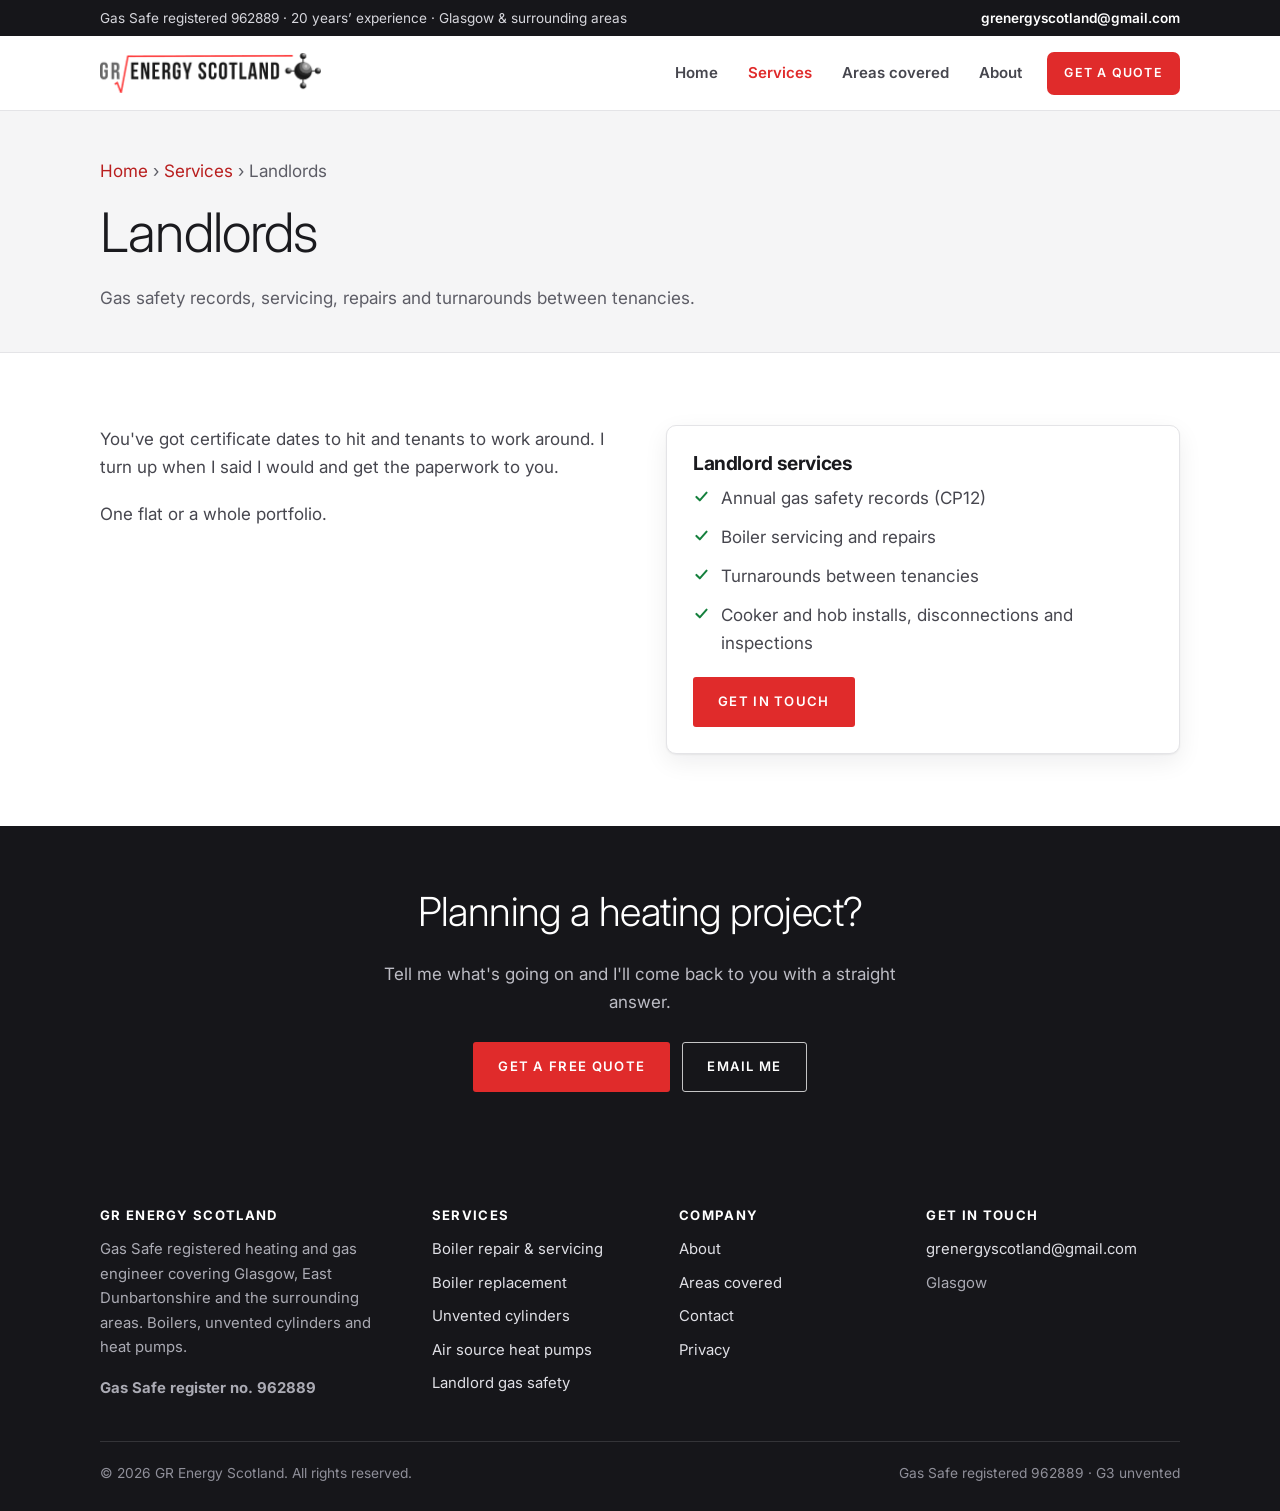
<file: landlords.html>
<!doctype html>
<html lang="en-GB">
<head>
<meta charset="utf-8">
<meta name="viewport" content="width=device-width, initial-scale=1">
<meta name="color-scheme" content="light only">
<title>Landlord Gas Safety in Glasgow | GR Energy Scotland</title>
<meta name="description" content="Gas safety records, servicing, repairs and turnarounds between tenancies. Gas Safe registered engineer in Glasgow, 20 years’ experience.">
<link rel="canonical" href="https://www.grenergyscotland.co.uk/landlords.html">
<meta property="og:title" content="Landlord Gas Safety in Glasgow | GR Energy Scotland">
<meta property="og:description" content="Gas safety records, servicing, repairs and turnarounds between tenancies. Gas Safe registered engineer in Glasgow, 20 years’ experience.">
<meta property="og:type" content="website">
<meta property="og:url" content="https://www.grenergyscotland.co.uk/landlords.html">
<meta property="og:site_name" content="GR Energy Scotland">
<meta property="og:locale" content="en_GB">
<meta name="theme-color" content="#0f2942">
<link rel="icon" href="assets/img/favicon.svg" type="image/svg+xml">
<link rel="preconnect" href="https://fonts.googleapis.com">
<link rel="preconnect" href="https://fonts.gstatic.com" crossorigin>
<link href="https://fonts.googleapis.com/css2?family=Inter:wght@300;400;600;700;800&display=swap" rel="stylesheet">
<link rel="stylesheet" href="assets/css/style.css">
<script data-goatcounter="https://grenergyscotland.goatcounter.com/count" async src="//gc.zgo.at/count.js"></script>
</head>
<body>
<a class="skip" href="#main">Skip to content</a>
<div class="topbar">
  <div class="wrap">
    <span class="gs">Gas Safe registered 962889 &middot; 20 years&rsquo; experience &middot; Glasgow &amp; surrounding areas</span>
    <span><a href="mailto:grenergyscotland@gmail.com">grenergyscotland@gmail.com</a></span>
  </div>
</div>

<header class="site-header">
  <div class="wrap">
    <a class="brand" href="index.html">
      <img src="assets/img/logo.svg" alt="GR Energy Scotland &mdash; heating &amp; gas engineer">
    </a>
    <button class="nav-toggle" aria-expanded="false" aria-controls="nav" aria-label="Menu">
      <svg width="22" height="22" viewBox="0 0 24 24" fill="none" aria-hidden="true"><path d="M3 6h18M3 12h18M3 18h18" stroke="currentColor" stroke-width="2" stroke-linecap="round"/></svg>
    </button>
    <nav class="nav" id="nav">
      <ul>
        <li><a href="index.html">Home</a></li>
        <li><a href="services.html" aria-current="page">Services</a></li>
        <li><a href="areas.html">Areas covered</a></li>
        <li><a href="about.html">About</a></li>
        <li><a class="btn btn-primary" href="contact.html">Get a quote</a></li>
      </ul>
    </nav>
  </div>
</header>
<main id="main">
<div class="page-head">
  <div class="wrap">
    <p class="crumbs"><a href="index.html">Home</a> &rsaquo; <a href="services.html">Services</a> &rsaquo; Landlords</p>
    <h1>Landlords</h1>
    <p>Gas safety records, servicing, repairs and turnarounds between tenancies.</p>
  </div>
</div>

<section id="landlord">
  <div class="wrap split">
    <div class="prose">
      <p>You've got certificate dates to hit and tenants to work around. I turn up when I said I would and get the paperwork to you.</p>
      <p>One flat or a whole portfolio.</p>
    </div>
    <div class="card">
      <h3>Landlord services</h3>
      <ul class="ticks">
  <li><svg width="17" height="17" viewBox="0 0 20 20" fill="none" aria-hidden="true"><path d="M4 10.5l4 4 8-9" stroke="currentColor" stroke-width="2.4" stroke-linecap="round" stroke-linejoin="round"/></svg><span>Annual gas safety records (CP12)</span></li>
  <li><svg width="17" height="17" viewBox="0 0 20 20" fill="none" aria-hidden="true"><path d="M4 10.5l4 4 8-9" stroke="currentColor" stroke-width="2.4" stroke-linecap="round" stroke-linejoin="round"/></svg><span>Boiler servicing and repairs</span></li>
  <li><svg width="17" height="17" viewBox="0 0 20 20" fill="none" aria-hidden="true"><path d="M4 10.5l4 4 8-9" stroke="currentColor" stroke-width="2.4" stroke-linecap="round" stroke-linejoin="round"/></svg><span>Turnarounds between tenancies</span></li>
  <li><svg width="17" height="17" viewBox="0 0 20 20" fill="none" aria-hidden="true"><path d="M4 10.5l4 4 8-9" stroke="currentColor" stroke-width="2.4" stroke-linecap="round" stroke-linejoin="round"/></svg><span>Cooker and hob installs, disconnections and inspections</span></li>
</ul>
      <p style="margin-top:20px"><a class="btn btn-primary" href="contact.html">Get in touch</a></p>
    </div>
  </div>
</section>

<section class="cta-band">
  <div class="wrap">
    <h2>Planning a heating project?</h2>
    <p>Tell me what's going on and I'll come back to you with a straight answer.</p>
    <div class="cta-actions">
      <a class="btn btn-primary" href="contact.html">Get a free quote</a>
      <a class="btn btn-ghost" href="mailto:grenergyscotland@gmail.com">Email me</a>
    </div>
  </div>
</section>

</main>
<footer class="site-footer">
  <div class="wrap">
    <div class="footer-grid">
      <div>
        <h4>GR Energy Scotland</h4>
        <p>Gas Safe registered heating and gas engineer covering Glasgow, East Dunbartonshire and the surrounding areas. Boilers, unvented cylinders and heat pumps.</p>
        <p><strong>Gas Safe register no. 962889</strong></p>
      </div>
      <div>
        <h4>Services</h4>
        <ul>
          <li><a href="gas-boilers.html">Boiler repair &amp; servicing</a></li>
          <li><a href="gas-boilers.html">Boiler replacement</a></li>
          <li><a href="unvented-cylinders.html">Unvented cylinders</a></li>
          <li><a href="heat-pumps.html">Air source heat pumps</a></li>
          <li><a href="landlords.html">Landlord gas safety</a></li>
        </ul>
      </div>
      <div>
        <h4>Company</h4>
        <ul>
          <li><a href="about.html">About</a></li>
          <li><a href="areas.html">Areas covered</a></li>
          <li><a href="contact.html">Contact</a></li>
          <li><a href="privacy.html">Privacy</a></li>
        </ul>
      </div>
      <div>
        <h4>Get in touch</h4>
        <ul>
          <li><a href="mailto:grenergyscotland@gmail.com">grenergyscotland@gmail.com</a></li>
          <li>Glasgow</li>
        </ul>
      </div>
    </div>
    <div class="footer-bottom">
      <span>&copy; 2026 GR Energy Scotland. All rights reserved.</span>
      <span>Gas Safe registered 962889 &middot; G3 unvented</span>
    </div>
  </div>
</footer>

<script src="assets/js/main.js"></script>
</body>
</html>
</file>
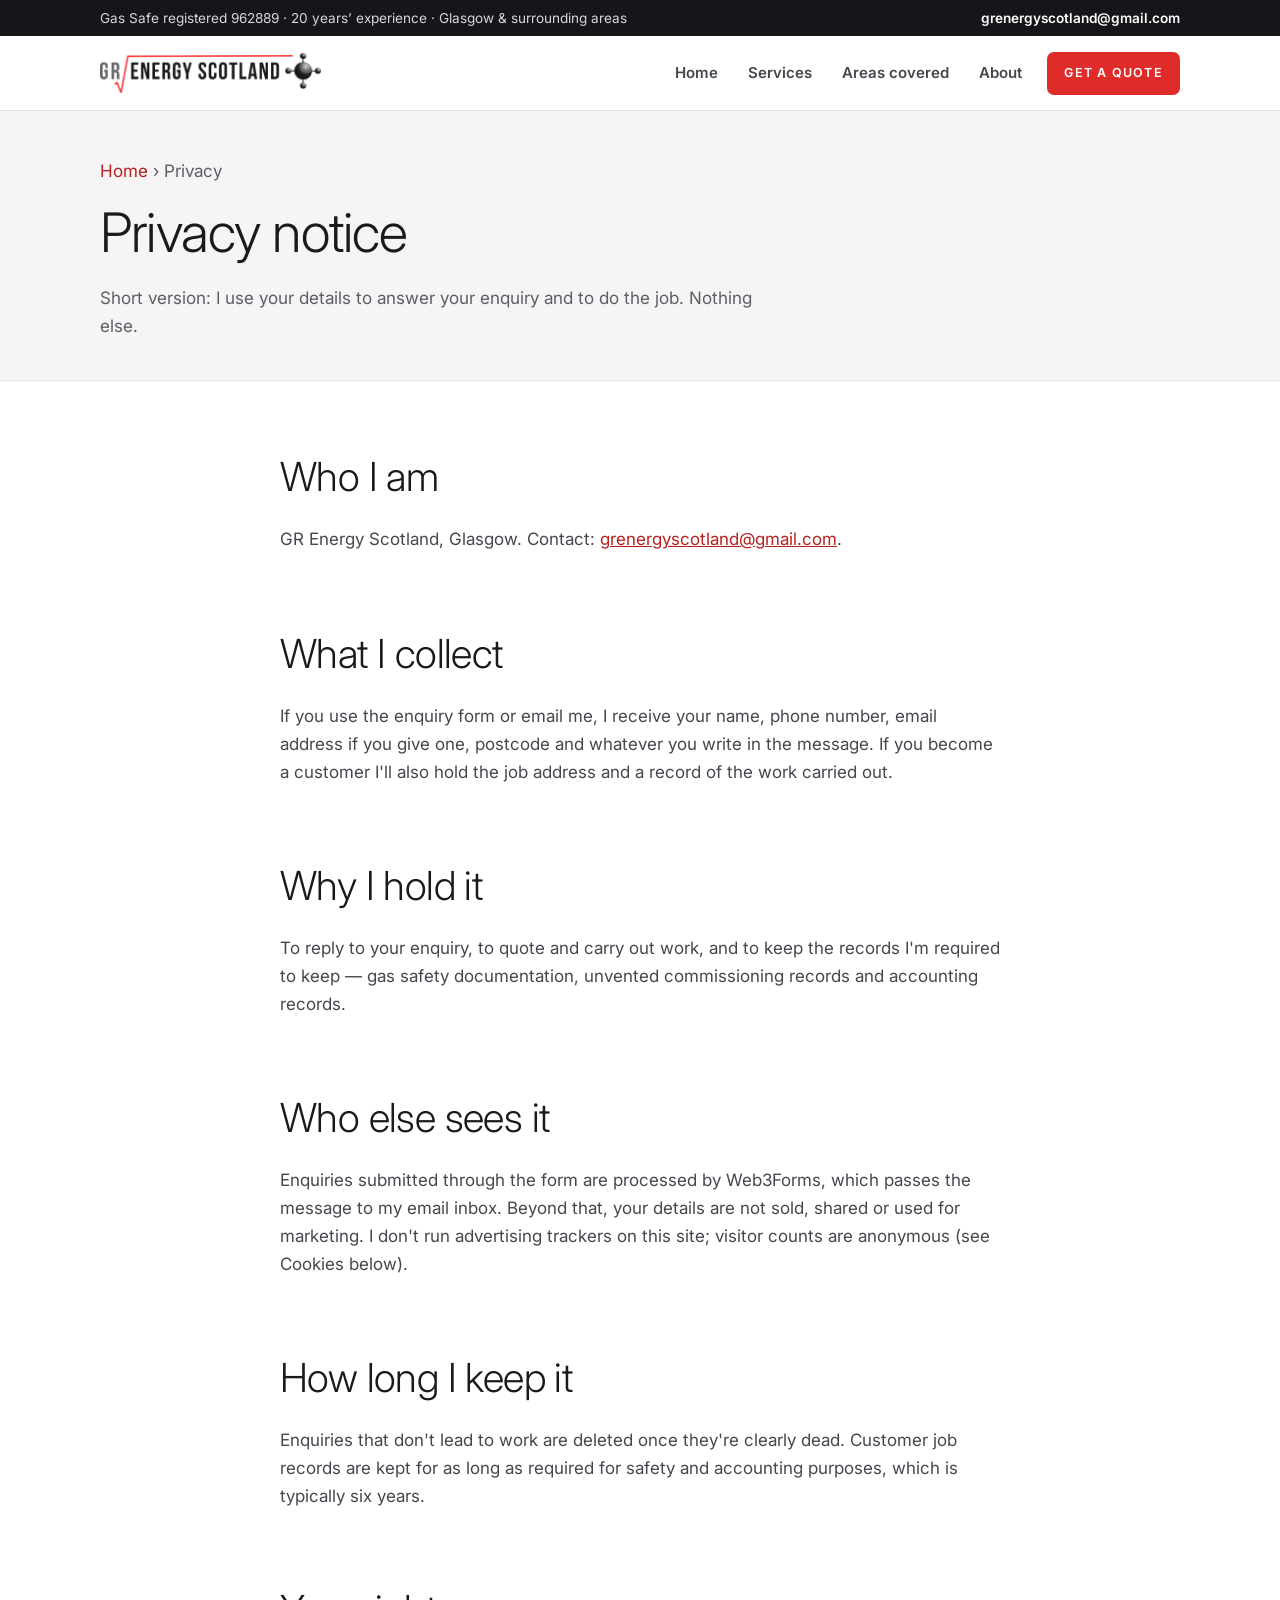
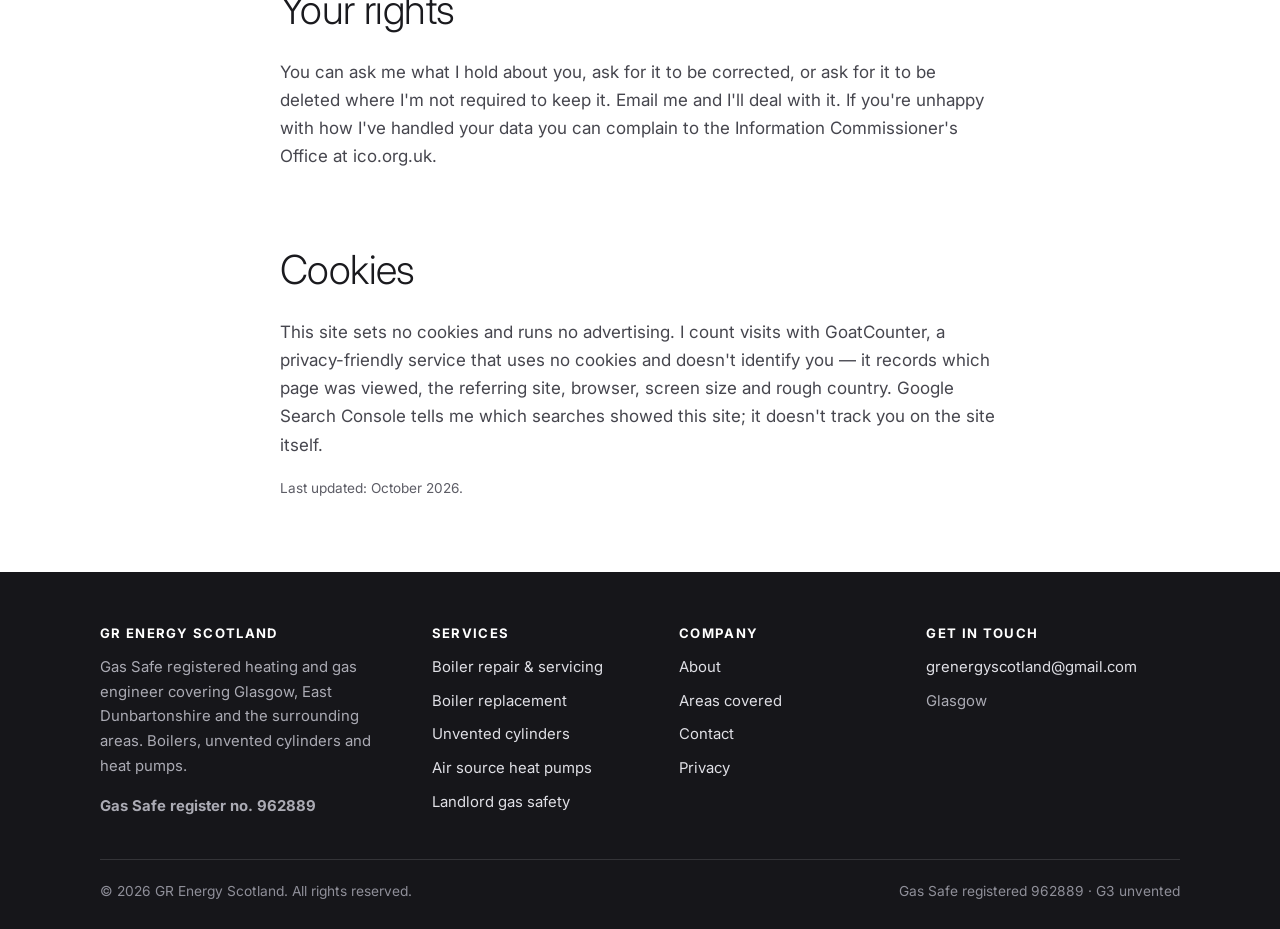
<file: privacy.html>
<!doctype html>
<html lang="en-GB">
<head>
<meta charset="utf-8">
<meta name="viewport" content="width=device-width, initial-scale=1">
<meta name="color-scheme" content="light only">
<title>Privacy notice | GR Energy Scotland</title>
<meta name="description" content="How GR Energy Scotland handles your personal data.">
<link rel="canonical" href="https://www.grenergyscotland.co.uk/privacy.html">
<meta property="og:title" content="Privacy notice | GR Energy Scotland">
<meta property="og:description" content="How GR Energy Scotland handles your personal data.">
<meta property="og:type" content="website">
<meta property="og:url" content="https://www.grenergyscotland.co.uk/privacy.html">
<meta property="og:site_name" content="GR Energy Scotland">
<meta property="og:locale" content="en_GB">
<meta name="theme-color" content="#0f2942">
<link rel="icon" href="assets/img/favicon.svg" type="image/svg+xml">
<link rel="preconnect" href="https://fonts.googleapis.com">
<link rel="preconnect" href="https://fonts.gstatic.com" crossorigin>
<link href="https://fonts.googleapis.com/css2?family=Inter:wght@300;400;600;700;800&display=swap" rel="stylesheet">
<link rel="stylesheet" href="assets/css/style.css">
<script data-goatcounter="https://grenergyscotland.goatcounter.com/count" async src="//gc.zgo.at/count.js"></script>
</head>
<body>
<a class="skip" href="#main">Skip to content</a>
<div class="topbar">
  <div class="wrap">
    <span class="gs">Gas Safe registered 962889 &middot; 20 years&rsquo; experience &middot; Glasgow &amp; surrounding areas</span>
    <span><a href="mailto:grenergyscotland@gmail.com">grenergyscotland@gmail.com</a></span>
  </div>
</div>

<header class="site-header">
  <div class="wrap">
    <a class="brand" href="index.html">
      <img src="assets/img/logo.svg" alt="GR Energy Scotland &mdash; heating &amp; gas engineer">
    </a>
    <button class="nav-toggle" aria-expanded="false" aria-controls="nav" aria-label="Menu">
      <svg width="22" height="22" viewBox="0 0 24 24" fill="none" aria-hidden="true"><path d="M3 6h18M3 12h18M3 18h18" stroke="currentColor" stroke-width="2" stroke-linecap="round"/></svg>
    </button>
    <nav class="nav" id="nav">
      <ul>
        <li><a href="index.html">Home</a></li>
        <li><a href="services.html">Services</a></li>
        <li><a href="areas.html">Areas covered</a></li>
        <li><a href="about.html">About</a></li>
        <li><a class="btn btn-primary" href="contact.html">Get a quote</a></li>
      </ul>
    </nav>
  </div>
</header>
<main id="main">
<div class="page-head">
  <div class="wrap">
    <p class="crumbs"><a href="index.html">Home</a> &rsaquo; Privacy</p>
    <h1>Privacy notice</h1>
    <p>Short version: I use your details to answer your enquiry and to do the job. Nothing else.</p>
  </div>
</div>

<section>
  <div class="wrap" style="max-width:760px">
    <div class="prose">
      <h2>Who I am</h2>
      <p>GR Energy Scotland, Glasgow. Contact: <a href="mailto:grenergyscotland@gmail.com">grenergyscotland@gmail.com</a>.</p>

      <h2>What I collect</h2>
      <p>If you use the enquiry form or email me, I receive your name, phone number, email address if you give one, postcode and whatever you write in the message. If you become a customer I'll also hold the job address and a record of the work carried out.</p>

      <h2>Why I hold it</h2>
      <p>To reply to your enquiry, to quote and carry out work, and to keep the records I'm required to keep &mdash; gas safety documentation, unvented commissioning records and accounting records.</p>

      <h2>Who else sees it</h2>
      <p>Enquiries submitted through the form are processed by Web3Forms, which passes the message to my email inbox. Beyond that, your details are not sold, shared or used for marketing. I don't run advertising trackers on this site; visitor counts are anonymous (see Cookies below).</p>

      <h2>How long I keep it</h2>
      <p>Enquiries that don't lead to work are deleted once they're clearly dead. Customer job records are kept for as long as required for safety and accounting purposes, which is typically six years.</p>

      <h2>Your rights</h2>
      <p>You can ask me what I hold about you, ask for it to be corrected, or ask for it to be deleted where I'm not required to keep it. Email me and I'll deal with it. If you're unhappy with how I've handled your data you can complain to the Information Commissioner's Office at ico.org.uk.</p>

      <h2>Cookies</h2>
      <p>This site sets no cookies and runs no advertising. I count visits with GoatCounter, a privacy-friendly service that uses no cookies and doesn't identify you &mdash; it records which page was viewed, the referring site, browser, screen size and rough country. Google Search Console tells me which searches showed this site; it doesn't track you on the site itself.</p>

      <p class="form-note">Last updated: October 2026.</p>
    </div>
  </div>
</section>
</main>
<footer class="site-footer">
  <div class="wrap">
    <div class="footer-grid">
      <div>
        <h4>GR Energy Scotland</h4>
        <p>Gas Safe registered heating and gas engineer covering Glasgow, East Dunbartonshire and the surrounding areas. Boilers, unvented cylinders and heat pumps.</p>
        <p><strong>Gas Safe register no. 962889</strong></p>
      </div>
      <div>
        <h4>Services</h4>
        <ul>
          <li><a href="gas-boilers.html">Boiler repair &amp; servicing</a></li>
          <li><a href="gas-boilers.html">Boiler replacement</a></li>
          <li><a href="unvented-cylinders.html">Unvented cylinders</a></li>
          <li><a href="heat-pumps.html">Air source heat pumps</a></li>
          <li><a href="landlords.html">Landlord gas safety</a></li>
        </ul>
      </div>
      <div>
        <h4>Company</h4>
        <ul>
          <li><a href="about.html">About</a></li>
          <li><a href="areas.html">Areas covered</a></li>
          <li><a href="contact.html">Contact</a></li>
          <li><a href="privacy.html">Privacy</a></li>
        </ul>
      </div>
      <div>
        <h4>Get in touch</h4>
        <ul>
          <li><a href="mailto:grenergyscotland@gmail.com">grenergyscotland@gmail.com</a></li>
          <li>Glasgow</li>
        </ul>
      </div>
    </div>
    <div class="footer-bottom">
      <span>&copy; 2026 GR Energy Scotland. All rights reserved.</span>
      <span>Gas Safe registered 962889 &middot; G3 unvented</span>
    </div>
  </div>
</footer>

<script src="assets/js/main.js"></script>
</body>
</html>
</file>
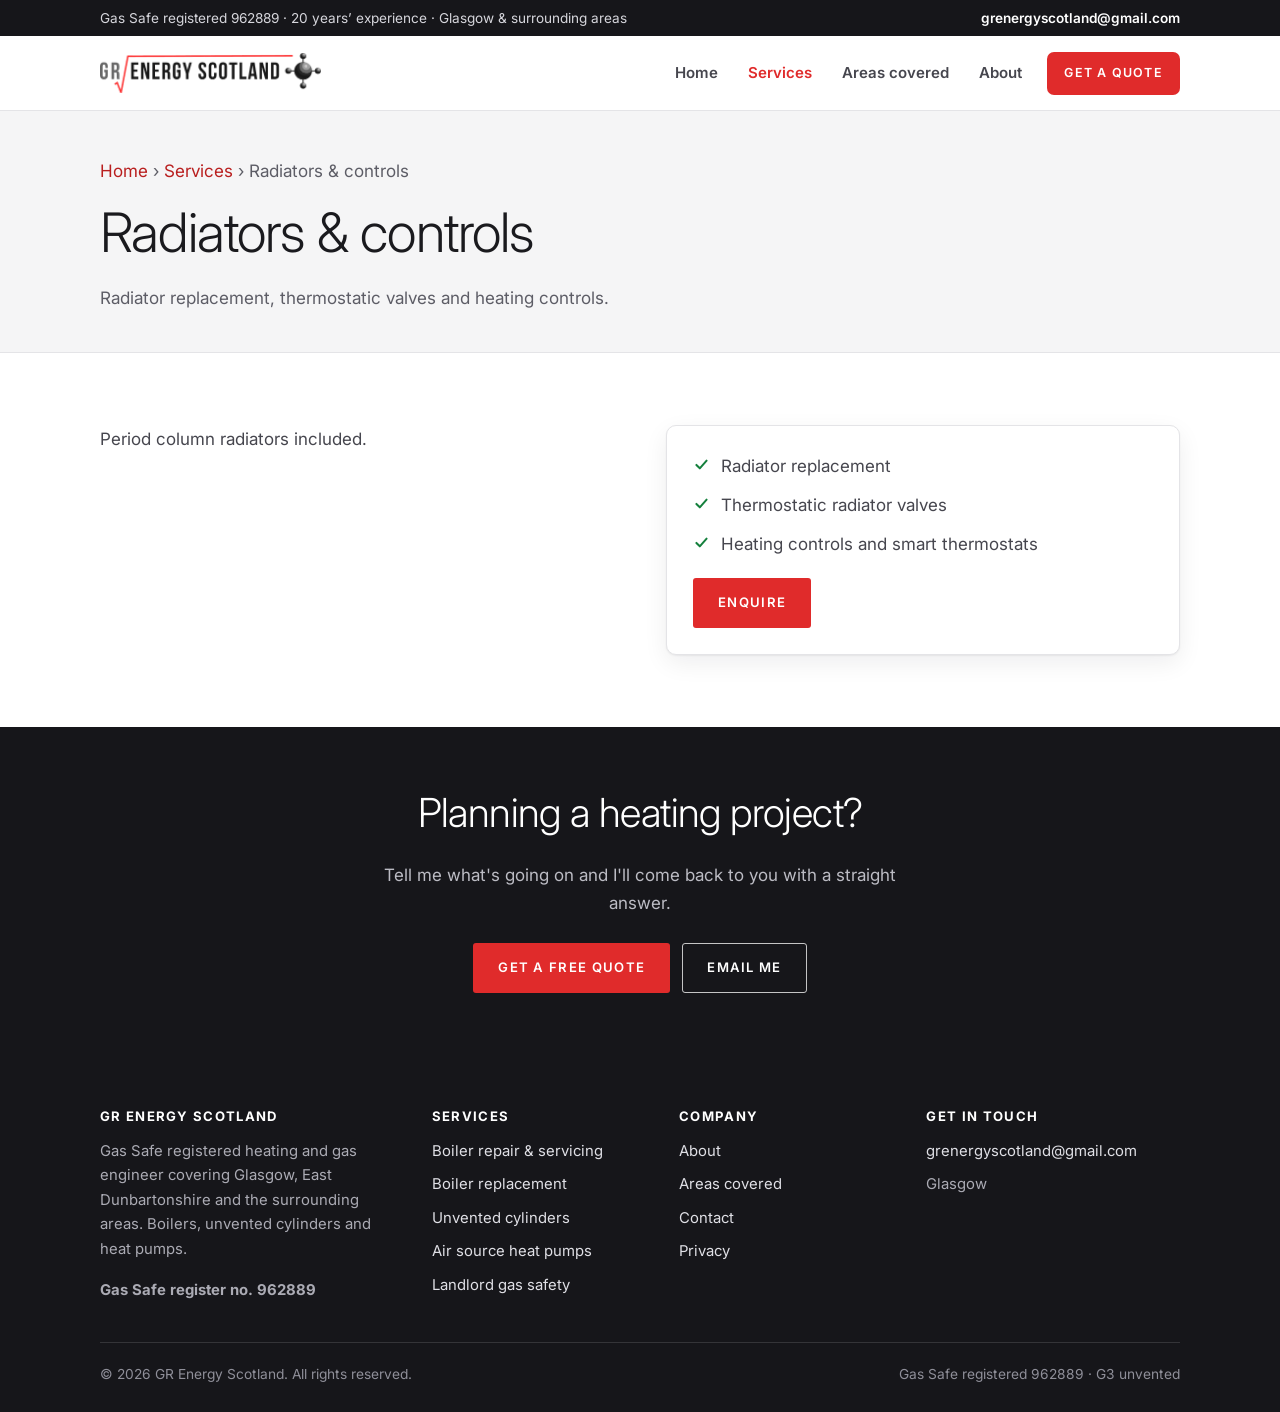
<file: radiators.html>
<!doctype html>
<html lang="en-GB">
<head>
<meta charset="utf-8">
<meta name="viewport" content="width=device-width, initial-scale=1">
<meta name="color-scheme" content="light only">
<title>Radiators &amp; Heating Controls in Glasgow | GR Energy Scotland</title>
<meta name="description" content="Radiator replacement, thermostatic valves and heating controls. Gas Safe registered engineer in Glasgow, 20 years’ experience.">
<link rel="canonical" href="https://www.grenergyscotland.co.uk/radiators.html">
<meta property="og:title" content="Radiators &amp; Heating Controls in Glasgow | GR Energy Scotland">
<meta property="og:description" content="Radiator replacement, thermostatic valves and heating controls. Gas Safe registered engineer in Glasgow, 20 years’ experience.">
<meta property="og:type" content="website">
<meta property="og:url" content="https://www.grenergyscotland.co.uk/radiators.html">
<meta property="og:site_name" content="GR Energy Scotland">
<meta property="og:locale" content="en_GB">
<meta name="theme-color" content="#0f2942">
<link rel="icon" href="assets/img/favicon.svg" type="image/svg+xml">
<link rel="preconnect" href="https://fonts.googleapis.com">
<link rel="preconnect" href="https://fonts.gstatic.com" crossorigin>
<link href="https://fonts.googleapis.com/css2?family=Inter:wght@300;400;600;700;800&display=swap" rel="stylesheet">
<link rel="stylesheet" href="assets/css/style.css">
<script data-goatcounter="https://grenergyscotland.goatcounter.com/count" async src="//gc.zgo.at/count.js"></script>
</head>
<body>
<a class="skip" href="#main">Skip to content</a>
<div class="topbar">
  <div class="wrap">
    <span class="gs">Gas Safe registered 962889 &middot; 20 years&rsquo; experience &middot; Glasgow &amp; surrounding areas</span>
    <span><a href="mailto:grenergyscotland@gmail.com">grenergyscotland@gmail.com</a></span>
  </div>
</div>

<header class="site-header">
  <div class="wrap">
    <a class="brand" href="index.html">
      <img src="assets/img/logo.svg" alt="GR Energy Scotland &mdash; heating &amp; gas engineer">
    </a>
    <button class="nav-toggle" aria-expanded="false" aria-controls="nav" aria-label="Menu">
      <svg width="22" height="22" viewBox="0 0 24 24" fill="none" aria-hidden="true"><path d="M3 6h18M3 12h18M3 18h18" stroke="currentColor" stroke-width="2" stroke-linecap="round"/></svg>
    </button>
    <nav class="nav" id="nav">
      <ul>
        <li><a href="index.html">Home</a></li>
        <li><a href="services.html" aria-current="page">Services</a></li>
        <li><a href="areas.html">Areas covered</a></li>
        <li><a href="about.html">About</a></li>
        <li><a class="btn btn-primary" href="contact.html">Get a quote</a></li>
      </ul>
    </nav>
  </div>
</header>
<main id="main">
<div class="page-head">
  <div class="wrap">
    <p class="crumbs"><a href="index.html">Home</a> &rsaquo; <a href="services.html">Services</a> &rsaquo; Radiators &amp; controls</p>
    <h1>Radiators &amp; controls</h1>
    <p>Radiator replacement, thermostatic valves and heating controls.</p>
  </div>
</div>

<section id="radiators">
  <div class="wrap split">
    <div class="prose">
      <p>Period column radiators included.</p>
    </div>
    <div class="card">
      <ul class="ticks">
  <li><svg width="17" height="17" viewBox="0 0 20 20" fill="none" aria-hidden="true"><path d="M4 10.5l4 4 8-9" stroke="currentColor" stroke-width="2.4" stroke-linecap="round" stroke-linejoin="round"/></svg><span>Radiator replacement</span></li>
  <li><svg width="17" height="17" viewBox="0 0 20 20" fill="none" aria-hidden="true"><path d="M4 10.5l4 4 8-9" stroke="currentColor" stroke-width="2.4" stroke-linecap="round" stroke-linejoin="round"/></svg><span>Thermostatic radiator valves</span></li>
  <li><svg width="17" height="17" viewBox="0 0 20 20" fill="none" aria-hidden="true"><path d="M4 10.5l4 4 8-9" stroke="currentColor" stroke-width="2.4" stroke-linecap="round" stroke-linejoin="round"/></svg><span>Heating controls and smart thermostats</span></li>
</ul>
      <p style="margin-top:20px"><a class="btn btn-primary" href="contact.html">Enquire</a></p>
    </div>
  </div>
</section>

<section class="cta-band">
  <div class="wrap">
    <h2>Planning a heating project?</h2>
    <p>Tell me what's going on and I'll come back to you with a straight answer.</p>
    <div class="cta-actions">
      <a class="btn btn-primary" href="contact.html">Get a free quote</a>
      <a class="btn btn-ghost" href="mailto:grenergyscotland@gmail.com">Email me</a>
    </div>
  </div>
</section>

</main>
<footer class="site-footer">
  <div class="wrap">
    <div class="footer-grid">
      <div>
        <h4>GR Energy Scotland</h4>
        <p>Gas Safe registered heating and gas engineer covering Glasgow, East Dunbartonshire and the surrounding areas. Boilers, unvented cylinders and heat pumps.</p>
        <p><strong>Gas Safe register no. 962889</strong></p>
      </div>
      <div>
        <h4>Services</h4>
        <ul>
          <li><a href="gas-boilers.html">Boiler repair &amp; servicing</a></li>
          <li><a href="gas-boilers.html">Boiler replacement</a></li>
          <li><a href="unvented-cylinders.html">Unvented cylinders</a></li>
          <li><a href="heat-pumps.html">Air source heat pumps</a></li>
          <li><a href="landlords.html">Landlord gas safety</a></li>
        </ul>
      </div>
      <div>
        <h4>Company</h4>
        <ul>
          <li><a href="about.html">About</a></li>
          <li><a href="areas.html">Areas covered</a></li>
          <li><a href="contact.html">Contact</a></li>
          <li><a href="privacy.html">Privacy</a></li>
        </ul>
      </div>
      <div>
        <h4>Get in touch</h4>
        <ul>
          <li><a href="mailto:grenergyscotland@gmail.com">grenergyscotland@gmail.com</a></li>
          <li>Glasgow</li>
        </ul>
      </div>
    </div>
    <div class="footer-bottom">
      <span>&copy; 2026 GR Energy Scotland. All rights reserved.</span>
      <span>Gas Safe registered 962889 &middot; G3 unvented</span>
    </div>
  </div>
</footer>

<script src="assets/js/main.js"></script>
</body>
</html>
</file>
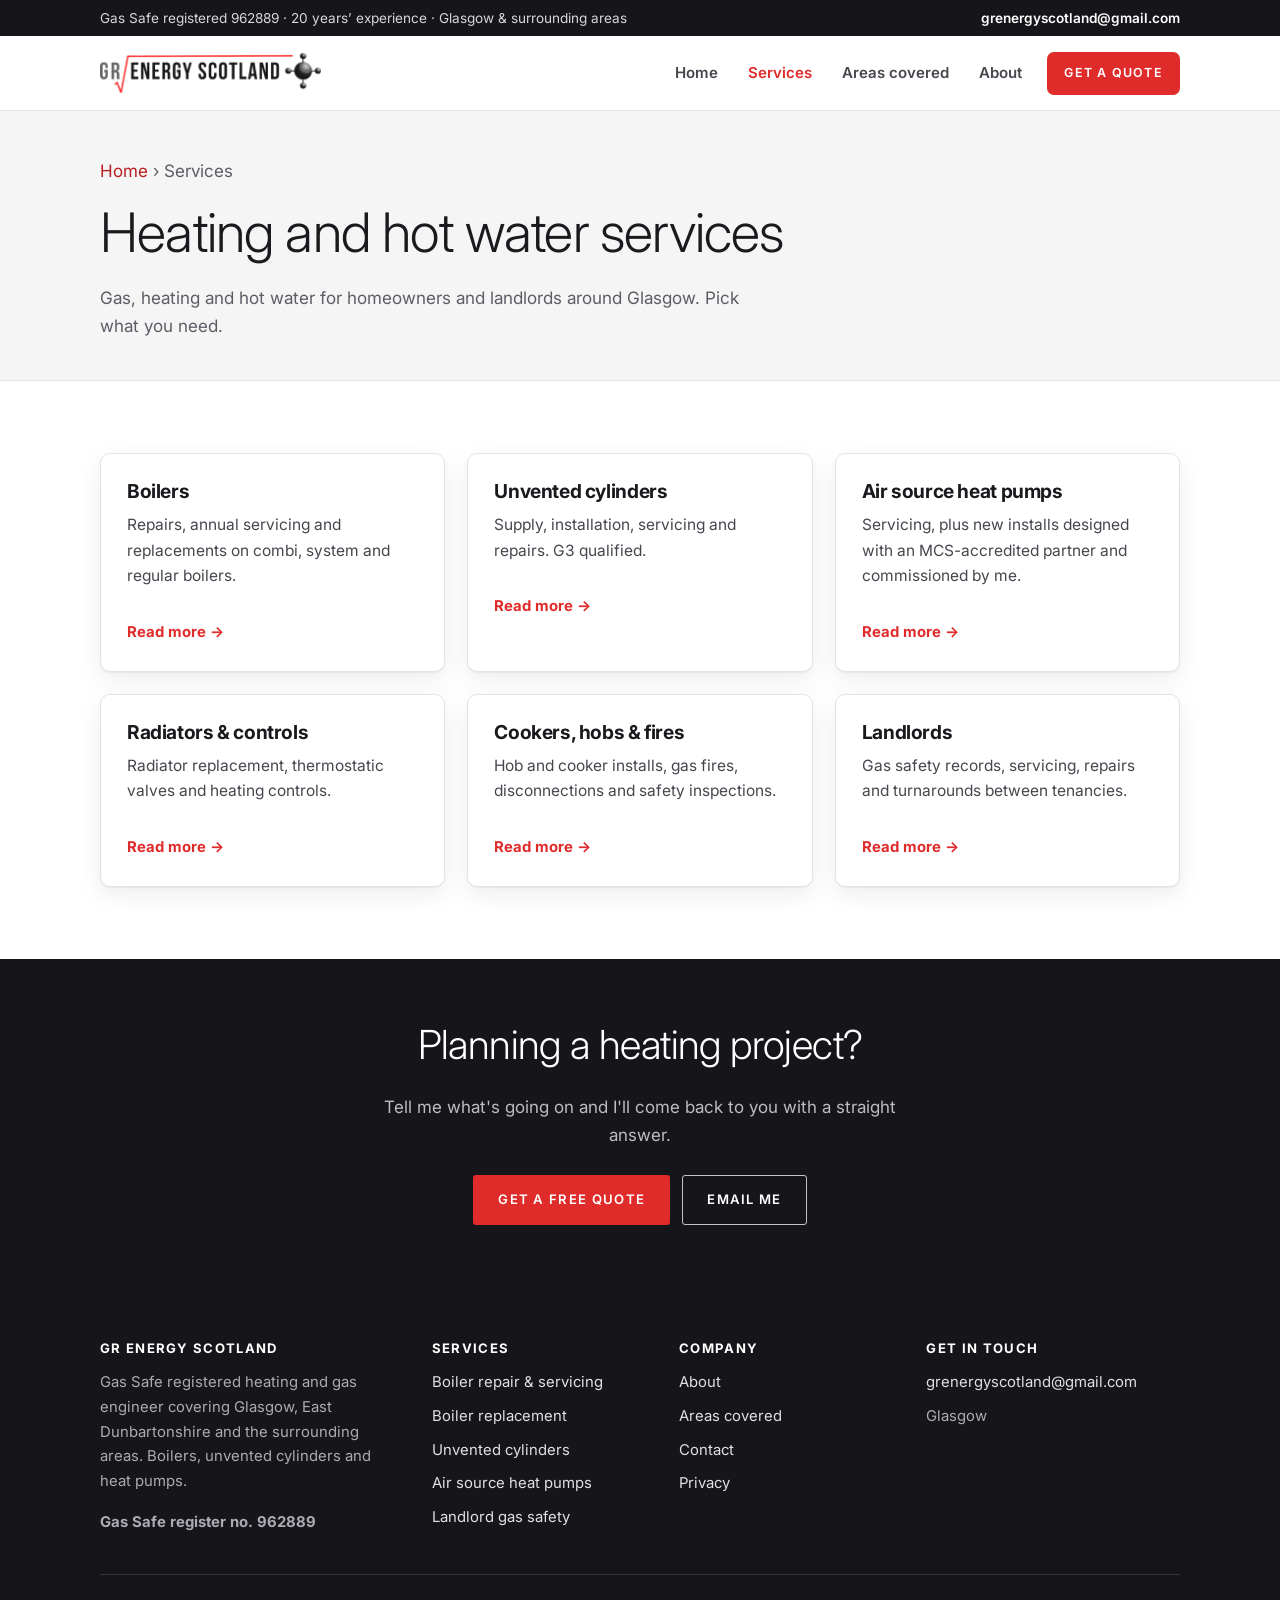
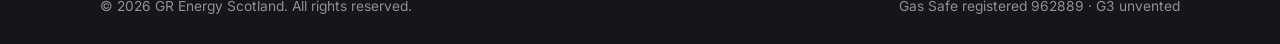
<file: services.html>
<!doctype html>
<html lang="en-GB">
<head>
<meta charset="utf-8">
<meta name="viewport" content="width=device-width, initial-scale=1">
<meta name="color-scheme" content="light only">
<title>Heating &amp; Gas Services in Glasgow | GR Energy Scotland</title>
<meta name="description" content="Boilers, unvented cylinders, air source heat pumps, radiators, cookers and fires, and landlord gas safety across Glasgow. Gas Safe registered, 20 years’ experience.">
<link rel="canonical" href="https://www.grenergyscotland.co.uk/services.html">
<meta property="og:title" content="Heating &amp; Gas Services in Glasgow | GR Energy Scotland">
<meta property="og:description" content="Boilers, unvented cylinders, air source heat pumps, radiators, cookers and fires, and landlord gas safety across Glasgow. Gas Safe registered, 20 years’ experience.">
<meta property="og:type" content="website">
<meta property="og:url" content="https://www.grenergyscotland.co.uk/services.html">
<meta property="og:site_name" content="GR Energy Scotland">
<meta property="og:locale" content="en_GB">
<meta name="theme-color" content="#0f2942">
<link rel="icon" href="assets/img/favicon.svg" type="image/svg+xml">
<link rel="preconnect" href="https://fonts.googleapis.com">
<link rel="preconnect" href="https://fonts.gstatic.com" crossorigin>
<link href="https://fonts.googleapis.com/css2?family=Inter:wght@300;400;600;700;800&display=swap" rel="stylesheet">
<link rel="stylesheet" href="assets/css/style.css">
<script data-goatcounter="https://grenergyscotland.goatcounter.com/count" async src="//gc.zgo.at/count.js"></script>
</head>
<body>
<a class="skip" href="#main">Skip to content</a>
<div class="topbar">
  <div class="wrap">
    <span class="gs">Gas Safe registered 962889 &middot; 20 years&rsquo; experience &middot; Glasgow &amp; surrounding areas</span>
    <span><a href="mailto:grenergyscotland@gmail.com">grenergyscotland@gmail.com</a></span>
  </div>
</div>

<header class="site-header">
  <div class="wrap">
    <a class="brand" href="index.html">
      <img src="assets/img/logo.svg" alt="GR Energy Scotland &mdash; heating &amp; gas engineer">
    </a>
    <button class="nav-toggle" aria-expanded="false" aria-controls="nav" aria-label="Menu">
      <svg width="22" height="22" viewBox="0 0 24 24" fill="none" aria-hidden="true"><path d="M3 6h18M3 12h18M3 18h18" stroke="currentColor" stroke-width="2" stroke-linecap="round"/></svg>
    </button>
    <nav class="nav" id="nav">
      <ul>
        <li><a href="index.html">Home</a></li>
        <li><a href="services.html" aria-current="page">Services</a></li>
        <li><a href="areas.html">Areas covered</a></li>
        <li><a href="about.html">About</a></li>
        <li><a class="btn btn-primary" href="contact.html">Get a quote</a></li>
      </ul>
    </nav>
  </div>
</header>
<main id="main">
<div class="page-head">
  <div class="wrap">
    <p class="crumbs"><a href="index.html">Home</a> &rsaquo; Services</p>
    <h1>Heating and hot water services</h1>
    <p>Gas, heating and hot water for homeowners and landlords around Glasgow. Pick what you need.</p>
  </div>
</div>

<section>
  <div class="wrap">
    <div class="grid grid-3">
      <a class="card card-link" href="gas-boilers.html">
        <h3>Boilers</h3>
        <p>Repairs, annual servicing and replacements on combi, system and regular boilers.</p>
        <span class="more">Read more</span>
      </a>
      <a class="card card-link" href="unvented-cylinders.html">
        <h3>Unvented cylinders</h3>
        <p>Supply, installation, servicing and repairs. G3 qualified.</p>
        <span class="more">Read more</span>
      </a>
      <a class="card card-link" href="heat-pumps.html">
        <h3>Air source heat pumps</h3>
        <p>Servicing, plus new installs designed with an MCS-accredited partner and commissioned by me.</p>
        <span class="more">Read more</span>
      </a>
      <a class="card card-link" href="radiators.html">
        <h3>Radiators &amp; controls</h3>
        <p>Radiator replacement, thermostatic valves and heating controls.</p>
        <span class="more">Read more</span>
      </a>
      <a class="card card-link" href="cookers-hobs-fires.html">
        <h3>Cookers, hobs &amp; fires</h3>
        <p>Hob and cooker installs, gas fires, disconnections and safety inspections.</p>
        <span class="more">Read more</span>
      </a>
      <a class="card card-link" href="landlords.html">
        <h3>Landlords</h3>
        <p>Gas safety records, servicing, repairs and turnarounds between tenancies.</p>
        <span class="more">Read more</span>
      </a>
    </div>
  </div>
</section>

<section class="cta-band">
  <div class="wrap">
    <h2>Planning a heating project?</h2>
    <p>Tell me what's going on and I'll come back to you with a straight answer.</p>
    <div class="cta-actions">
      <a class="btn btn-primary" href="contact.html">Get a free quote</a>
      <a class="btn btn-ghost" href="mailto:grenergyscotland@gmail.com">Email me</a>
    </div>
  </div>
</section>

</main>
<footer class="site-footer">
  <div class="wrap">
    <div class="footer-grid">
      <div>
        <h4>GR Energy Scotland</h4>
        <p>Gas Safe registered heating and gas engineer covering Glasgow, East Dunbartonshire and the surrounding areas. Boilers, unvented cylinders and heat pumps.</p>
        <p><strong>Gas Safe register no. 962889</strong></p>
      </div>
      <div>
        <h4>Services</h4>
        <ul>
          <li><a href="gas-boilers.html">Boiler repair &amp; servicing</a></li>
          <li><a href="gas-boilers.html">Boiler replacement</a></li>
          <li><a href="unvented-cylinders.html">Unvented cylinders</a></li>
          <li><a href="heat-pumps.html">Air source heat pumps</a></li>
          <li><a href="landlords.html">Landlord gas safety</a></li>
        </ul>
      </div>
      <div>
        <h4>Company</h4>
        <ul>
          <li><a href="about.html">About</a></li>
          <li><a href="areas.html">Areas covered</a></li>
          <li><a href="contact.html">Contact</a></li>
          <li><a href="privacy.html">Privacy</a></li>
        </ul>
      </div>
      <div>
        <h4>Get in touch</h4>
        <ul>
          <li><a href="mailto:grenergyscotland@gmail.com">grenergyscotland@gmail.com</a></li>
          <li>Glasgow</li>
        </ul>
      </div>
    </div>
    <div class="footer-bottom">
      <span>&copy; 2026 GR Energy Scotland. All rights reserved.</span>
      <span>Gas Safe registered 962889 &middot; G3 unvented</span>
    </div>
  </div>
</footer>

<script src="assets/js/main.js"></script>
</body>
</html>
</file>
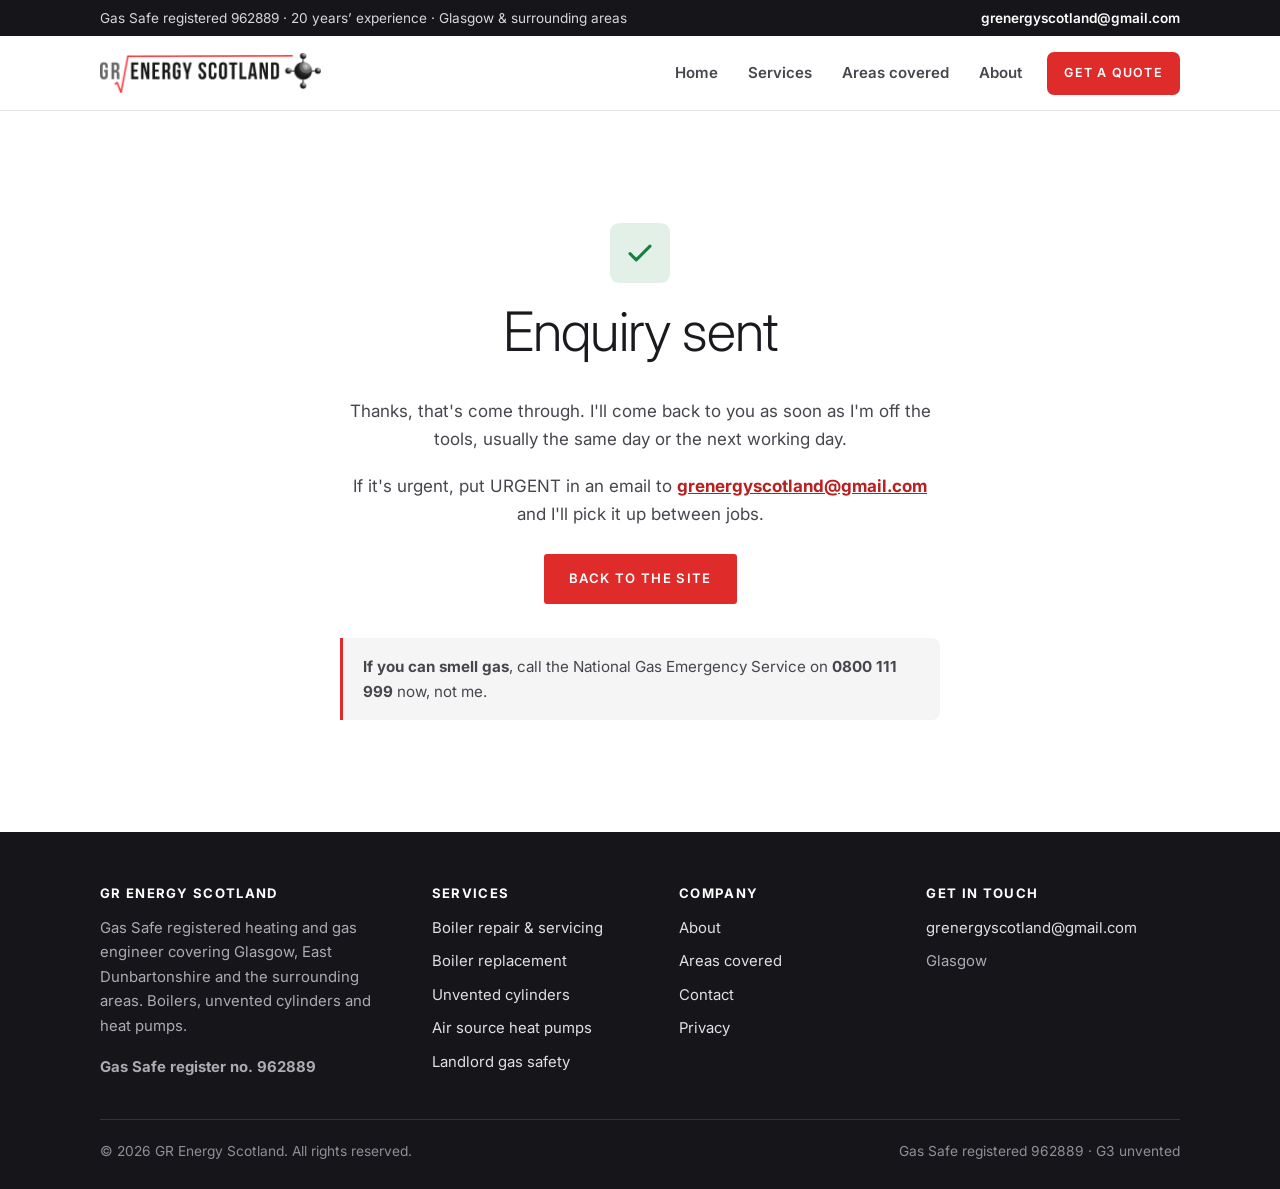
<file: thanks.html>
<!doctype html>
<html lang="en-GB">
<head>
<meta charset="utf-8">
<meta name="viewport" content="width=device-width, initial-scale=1">
<meta name="color-scheme" content="light only">
<title>Thanks &mdash; enquiry received | GR Energy Scotland</title>
<meta name="description" content="Your enquiry has been received by GR Energy Scotland.">
<link rel="canonical" href="https://www.grenergyscotland.co.uk/thanks.html">
<meta property="og:title" content="Thanks &mdash; enquiry received | GR Energy Scotland">
<meta property="og:description" content="Your enquiry has been received by GR Energy Scotland.">
<meta property="og:type" content="website">
<meta property="og:url" content="https://www.grenergyscotland.co.uk/thanks.html">
<meta property="og:site_name" content="GR Energy Scotland">
<meta property="og:locale" content="en_GB">
<meta name="theme-color" content="#0f2942">
<link rel="icon" href="assets/img/favicon.svg" type="image/svg+xml">
<link rel="preconnect" href="https://fonts.googleapis.com">
<link rel="preconnect" href="https://fonts.gstatic.com" crossorigin>
<link href="https://fonts.googleapis.com/css2?family=Inter:wght@300;400;600;700;800&display=swap" rel="stylesheet">
<link rel="stylesheet" href="assets/css/style.css">
<meta name="robots" content="noindex">
<script data-goatcounter="https://grenergyscotland.goatcounter.com/count" async src="//gc.zgo.at/count.js"></script>
</head>
<body>
<a class="skip" href="#main">Skip to content</a>
<div class="topbar">
  <div class="wrap">
    <span class="gs">Gas Safe registered 962889 &middot; 20 years&rsquo; experience &middot; Glasgow &amp; surrounding areas</span>
    <span><a href="mailto:grenergyscotland@gmail.com">grenergyscotland@gmail.com</a></span>
  </div>
</div>

<header class="site-header">
  <div class="wrap">
    <a class="brand" href="index.html">
      <img src="assets/img/logo.svg" alt="GR Energy Scotland &mdash; heating &amp; gas engineer">
    </a>
    <button class="nav-toggle" aria-expanded="false" aria-controls="nav" aria-label="Menu">
      <svg width="22" height="22" viewBox="0 0 24 24" fill="none" aria-hidden="true"><path d="M3 6h18M3 12h18M3 18h18" stroke="currentColor" stroke-width="2" stroke-linecap="round"/></svg>
    </button>
    <nav class="nav" id="nav">
      <ul>
        <li><a href="index.html">Home</a></li>
        <li><a href="services.html">Services</a></li>
        <li><a href="areas.html">Areas covered</a></li>
        <li><a href="about.html">About</a></li>
        <li><a class="btn btn-primary" href="contact.html">Get a quote</a></li>
      </ul>
    </nav>
  </div>
</header>
<main id="main">
<section>
  <div class="wrap" style="max-width:640px;text-align:center;padding-block:40px">
    <div class="icon" style="margin-inline:auto;width:60px;height:60px;background:rgba(21,128,61,.12);color:#15803d">
      <svg width="30" height="30" viewBox="0 0 24 24" fill="none" aria-hidden="true"><path d="M4 12.5l5 5 11-11" stroke="currentColor" stroke-width="2.4" stroke-linecap="round" stroke-linejoin="round"/></svg>
    </div>
    <h1>Enquiry sent</h1>
    <p>Thanks, that's come through. I'll come back to you as soon as I'm off the tools, usually the same day or the next working day.</p>
    <p>If it's urgent, put URGENT in an email to <a href="mailto:grenergyscotland@gmail.com"><strong>grenergyscotland@gmail.com</strong></a> and I'll pick it up between jobs.</p>
    <p style="margin-top:26px"><a class="btn btn-primary" href="index.html">Back to the site</a></p>
    <div class="note" style="margin-top:34px;text-align:left">
      <strong>If you can smell gas</strong>, call the National Gas Emergency Service on <strong>0800 111 999</strong> now, not me.
    </div>
  </div>
</section>
</main>
<footer class="site-footer">
  <div class="wrap">
    <div class="footer-grid">
      <div>
        <h4>GR Energy Scotland</h4>
        <p>Gas Safe registered heating and gas engineer covering Glasgow, East Dunbartonshire and the surrounding areas. Boilers, unvented cylinders and heat pumps.</p>
        <p><strong>Gas Safe register no. 962889</strong></p>
      </div>
      <div>
        <h4>Services</h4>
        <ul>
          <li><a href="gas-boilers.html">Boiler repair &amp; servicing</a></li>
          <li><a href="gas-boilers.html">Boiler replacement</a></li>
          <li><a href="unvented-cylinders.html">Unvented cylinders</a></li>
          <li><a href="heat-pumps.html">Air source heat pumps</a></li>
          <li><a href="landlords.html">Landlord gas safety</a></li>
        </ul>
      </div>
      <div>
        <h4>Company</h4>
        <ul>
          <li><a href="about.html">About</a></li>
          <li><a href="areas.html">Areas covered</a></li>
          <li><a href="contact.html">Contact</a></li>
          <li><a href="privacy.html">Privacy</a></li>
        </ul>
      </div>
      <div>
        <h4>Get in touch</h4>
        <ul>
          <li><a href="mailto:grenergyscotland@gmail.com">grenergyscotland@gmail.com</a></li>
          <li>Glasgow</li>
        </ul>
      </div>
    </div>
    <div class="footer-bottom">
      <span>&copy; 2026 GR Energy Scotland. All rights reserved.</span>
      <span>Gas Safe registered 962889 &middot; G3 unvented</span>
    </div>
  </div>
</footer>

<script src="assets/js/main.js"></script>
</body>
</html>
</file>
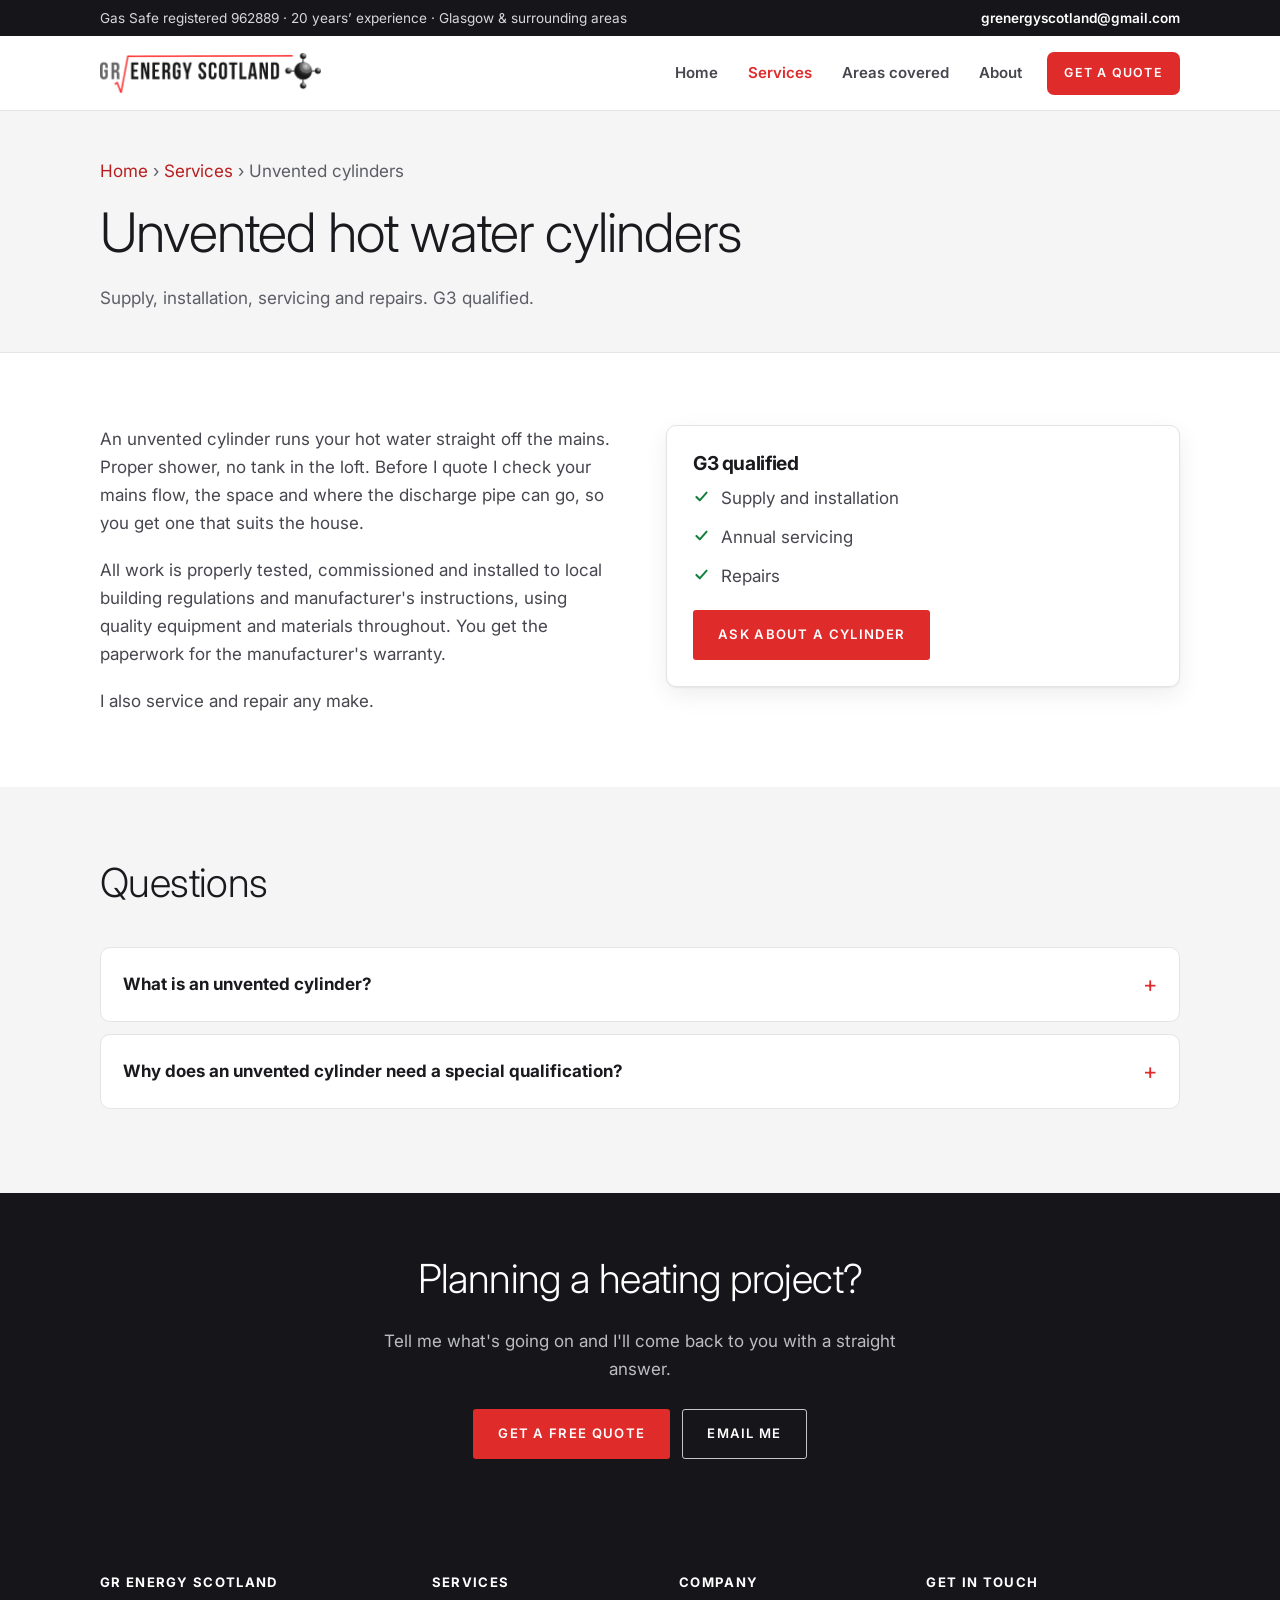
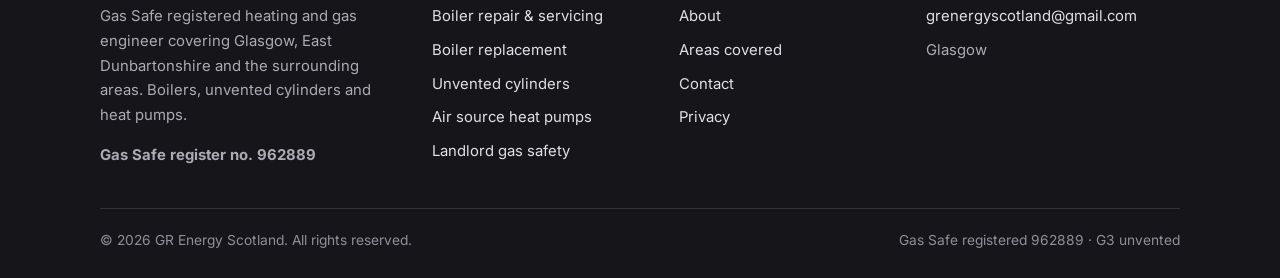
<file: unvented-cylinders.html>
<!doctype html>
<html lang="en-GB">
<head>
<meta charset="utf-8">
<meta name="viewport" content="width=device-width, initial-scale=1">
<meta name="color-scheme" content="light only">
<title>Unvented Hot Water Cylinders in Glasgow | GR Energy Scotland</title>
<meta name="description" content="Supply, installation, servicing and repairs. G3 qualified. Gas Safe registered engineer in Glasgow, 20 years’ experience.">
<link rel="canonical" href="https://www.grenergyscotland.co.uk/unvented-cylinders.html">
<meta property="og:title" content="Unvented Hot Water Cylinders in Glasgow | GR Energy Scotland">
<meta property="og:description" content="Supply, installation, servicing and repairs. G3 qualified. Gas Safe registered engineer in Glasgow, 20 years’ experience.">
<meta property="og:type" content="website">
<meta property="og:url" content="https://www.grenergyscotland.co.uk/unvented-cylinders.html">
<meta property="og:site_name" content="GR Energy Scotland">
<meta property="og:locale" content="en_GB">
<meta name="theme-color" content="#0f2942">
<link rel="icon" href="assets/img/favicon.svg" type="image/svg+xml">
<link rel="preconnect" href="https://fonts.googleapis.com">
<link rel="preconnect" href="https://fonts.gstatic.com" crossorigin>
<link href="https://fonts.googleapis.com/css2?family=Inter:wght@300;400;600;700;800&display=swap" rel="stylesheet">
<link rel="stylesheet" href="assets/css/style.css">
<script type="application/ld+json">
{
  "@context": "https://schema.org",
  "@type": "FAQPage",
  "mainEntity": [
    {
      "@type": "Question",
      "name": "What is an unvented cylinder?",
      "acceptedAnswer": {
        "@type": "Answer",
        "text": "A sealed hot water cylinder fed straight off the mains, so your taps and shower run at mains pressure. No cold tank in the loft."
      }
    },
    {
      "@type": "Question",
      "name": "Why does an unvented cylinder need a special qualification?",
      "acceptedAnswer": {
        "@type": "Answer",
        "text": "It stores hot water under pressure, so by law you need G3 to install or work on one. I've got it."
      }
    }
  ]
}
</script>
<script data-goatcounter="https://grenergyscotland.goatcounter.com/count" async src="//gc.zgo.at/count.js"></script>
</head>
<body>
<a class="skip" href="#main">Skip to content</a>
<div class="topbar">
  <div class="wrap">
    <span class="gs">Gas Safe registered 962889 &middot; 20 years&rsquo; experience &middot; Glasgow &amp; surrounding areas</span>
    <span><a href="mailto:grenergyscotland@gmail.com">grenergyscotland@gmail.com</a></span>
  </div>
</div>

<header class="site-header">
  <div class="wrap">
    <a class="brand" href="index.html">
      <img src="assets/img/logo.svg" alt="GR Energy Scotland &mdash; heating &amp; gas engineer">
    </a>
    <button class="nav-toggle" aria-expanded="false" aria-controls="nav" aria-label="Menu">
      <svg width="22" height="22" viewBox="0 0 24 24" fill="none" aria-hidden="true"><path d="M3 6h18M3 12h18M3 18h18" stroke="currentColor" stroke-width="2" stroke-linecap="round"/></svg>
    </button>
    <nav class="nav" id="nav">
      <ul>
        <li><a href="index.html">Home</a></li>
        <li><a href="services.html" aria-current="page">Services</a></li>
        <li><a href="areas.html">Areas covered</a></li>
        <li><a href="about.html">About</a></li>
        <li><a class="btn btn-primary" href="contact.html">Get a quote</a></li>
      </ul>
    </nav>
  </div>
</header>
<main id="main">
<div class="page-head">
  <div class="wrap">
    <p class="crumbs"><a href="index.html">Home</a> &rsaquo; <a href="services.html">Services</a> &rsaquo; Unvented cylinders</p>
    <h1>Unvented hot water cylinders</h1>
    <p>Supply, installation, servicing and repairs. G3 qualified.</p>
  </div>
</div>

<section id="cylinders">
  <div class="wrap split">
    <div class="prose">
      <p>An unvented cylinder runs your hot water straight off the mains. Proper shower, no tank in the loft. Before I quote I check your mains flow, the space and where the discharge pipe can go, so you get one that suits the house.</p>
      <p>All work is properly tested, commissioned and installed to local building regulations and manufacturer's instructions, using quality equipment and materials throughout. You get the paperwork for the manufacturer's warranty.</p>
      <p>I also service and repair any make.</p>
    </div>
    <div class="card">
      <h3>G3 qualified</h3>
      <ul class="ticks">
  <li><svg width="17" height="17" viewBox="0 0 20 20" fill="none" aria-hidden="true"><path d="M4 10.5l4 4 8-9" stroke="currentColor" stroke-width="2.4" stroke-linecap="round" stroke-linejoin="round"/></svg><span>Supply and installation</span></li>
  <li><svg width="17" height="17" viewBox="0 0 20 20" fill="none" aria-hidden="true"><path d="M4 10.5l4 4 8-9" stroke="currentColor" stroke-width="2.4" stroke-linecap="round" stroke-linejoin="round"/></svg><span>Annual servicing</span></li>
  <li><svg width="17" height="17" viewBox="0 0 20 20" fill="none" aria-hidden="true"><path d="M4 10.5l4 4 8-9" stroke="currentColor" stroke-width="2.4" stroke-linecap="round" stroke-linejoin="round"/></svg><span>Repairs</span></li>
</ul>
      <p style="margin-top:20px"><a class="btn btn-primary" href="contact.html">Ask about a cylinder</a></p>
    </div>
  </div>
</section>

<section class="alt">
  <div class="wrap">
    <div class="section-head"><h2>Questions</h2></div>
    <details class="faq">
  <summary>What is an unvented cylinder?</summary>
  <div class="faq-body"><p>A sealed hot water cylinder fed straight off the mains, so your taps and shower run at mains pressure. No cold tank in the loft.</p></div>
</details>
<details class="faq">
  <summary>Why does an unvented cylinder need a special qualification?</summary>
  <div class="faq-body"><p>It stores hot water under pressure, so by law you need G3 to install or work on one. I've got it.</p></div>
</details>
  </div>
</section>

<section class="cta-band">
  <div class="wrap">
    <h2>Planning a heating project?</h2>
    <p>Tell me what's going on and I'll come back to you with a straight answer.</p>
    <div class="cta-actions">
      <a class="btn btn-primary" href="contact.html">Get a free quote</a>
      <a class="btn btn-ghost" href="mailto:grenergyscotland@gmail.com">Email me</a>
    </div>
  </div>
</section>

</main>
<footer class="site-footer">
  <div class="wrap">
    <div class="footer-grid">
      <div>
        <h4>GR Energy Scotland</h4>
        <p>Gas Safe registered heating and gas engineer covering Glasgow, East Dunbartonshire and the surrounding areas. Boilers, unvented cylinders and heat pumps.</p>
        <p><strong>Gas Safe register no. 962889</strong></p>
      </div>
      <div>
        <h4>Services</h4>
        <ul>
          <li><a href="gas-boilers.html">Boiler repair &amp; servicing</a></li>
          <li><a href="gas-boilers.html">Boiler replacement</a></li>
          <li><a href="unvented-cylinders.html">Unvented cylinders</a></li>
          <li><a href="heat-pumps.html">Air source heat pumps</a></li>
          <li><a href="landlords.html">Landlord gas safety</a></li>
        </ul>
      </div>
      <div>
        <h4>Company</h4>
        <ul>
          <li><a href="about.html">About</a></li>
          <li><a href="areas.html">Areas covered</a></li>
          <li><a href="contact.html">Contact</a></li>
          <li><a href="privacy.html">Privacy</a></li>
        </ul>
      </div>
      <div>
        <h4>Get in touch</h4>
        <ul>
          <li><a href="mailto:grenergyscotland@gmail.com">grenergyscotland@gmail.com</a></li>
          <li>Glasgow</li>
        </ul>
      </div>
    </div>
    <div class="footer-bottom">
      <span>&copy; 2026 GR Energy Scotland. All rights reserved.</span>
      <span>Gas Safe registered 962889 &middot; G3 unvented</span>
    </div>
  </div>
</footer>

<script src="assets/js/main.js"></script>
</body>
</html>
</file>
<file: assets/css/style.css>
/* GR Energy Scotland — grenergyscotland.co.uk */

:root {
  color-scheme: light;
  --navy: #16161a;
  --navy-800: #232329;
  --navy-600: #4a4a52;
  --flame: #e02b2b;
  --flame-dark: #b91f1f;
  --ink: #1a1a1e;
  --body: #46464e;
  --muted: #5d5d66;
  --line: #e4e4e7;
  --bg: #ffffff;
  --bg-alt: #f5f5f6;
  --card: #ffffff;
  --ok: #15803d;
  --radius: 10px;
  --shadow: 0 1px 2px rgba(20,20,24,.06), 0 8px 24px rgba(20,20,24,.07);
  --wrap: 1120px;
  --font: "Inter", -apple-system, BlinkMacSystemFont, "Segoe UI", Roboto, Helvetica, Arial, sans-serif;
}

*, *::before, *::after { box-sizing: border-box; }

html { scroll-behavior: smooth; }

body {
  margin: 0;
  font-family: var(--font);
  font-size: 17px;
  line-height: 1.65;
  color: var(--body);
  background: var(--bg);
  -webkit-font-smoothing: antialiased;
}

h1, h2, h3, h4 {
  color: var(--ink);
  line-height: 1.2;
  margin: 0 0 .6em;
  font-weight: 700;
  letter-spacing: -.02em;
}
/* Large headings light and airy; small ones stay bold for scanning */
h1, h2 { font-weight: 300; letter-spacing: -.015em; }

h1 { font-size: clamp(2.2rem, 5.2vw, 3.4rem); }
h2 { font-size: clamp(1.7rem, 3.8vw, 2.5rem); }
h3 { font-size: 1.2rem; }

p { margin: 0 0 1.1em; }
p:last-child { margin-bottom: 0; }

a { color: var(--flame-dark); }

img { max-width: 100%; height: auto; display: block; }

.wrap { width: 100%; max-width: var(--wrap); margin-inline: auto; padding-inline: 20px; }

.skip {
  position: absolute; left: -9999px; top: 0; z-index: 100;
  background: var(--flame); color: #fff; padding: 12px 18px;
}
.skip:focus { left: 0; }

/* ---------- Top bar ---------- */

.topbar {
  background: var(--navy);
  color: #d6d6dc;
  font-size: .85rem;
  padding: 7px 0;
}
.topbar .wrap { display: flex; gap: 20px; justify-content: space-between; flex-wrap: wrap; }
.topbar a { color: #fff; text-decoration: none; font-weight: 600; }
.topbar a:hover { text-decoration: underline; }
.topbar .gs { color: #d6d6dc; }
@media (max-width: 620px) {
  .topbar { font-size: .78rem; }
  .topbar .wrap { justify-content: center; gap: 10px; }
  .topbar .gs { display: none; }
  .topbar::after { content: none; }
}

/* ---------- Header ---------- */

.site-header {
  position: sticky; top: 0; z-index: 50;
  background: var(--bg);
  border-bottom: 1px solid var(--line);
}
.site-header .wrap {
  display: flex; align-items: center; justify-content: space-between;
  gap: 16px; min-height: 74px;
}

.brand { display: flex; align-items: center; text-decoration: none; min-width: 0; }
.brand img { height: 40px; width: auto; display: block; }
@media (max-width: 520px) { .brand img { height: 32px; } }

.gs-badge {
  display: block; width: 96px; height: auto; border-radius: 8px;
  background: #fff; padding: 6px;
}
.hero-card .gs-badge { margin-top: 6px; }

.nav-toggle {
  display: none; background: none; border: 1px solid var(--line);
  border-radius: 8px; padding: 9px 11px; cursor: pointer; color: var(--ink);
}

.nav ul { display: flex; align-items: center; gap: 4px; list-style: none; margin: 0; padding: 0; }
.nav a {
  display: block; padding: 9px 13px; border-radius: 7px;
  color: var(--body); text-decoration: none; font-weight: 600; font-size: .94rem;
}
.nav a:hover { background: var(--bg-alt); color: var(--ink); }
.nav a[aria-current="page"] { color: var(--flame); }

.btn {
  display: inline-block; padding: 13px 24px; border-radius: 3px;
  font-weight: 600; font-size: .82rem; letter-spacing: .1em; text-transform: uppercase;
  text-decoration: none; border: 1.5px solid transparent;
  cursor: pointer; text-align: center; font-family: inherit; transition: background .15s, border-color .15s, color .15s;
}
.btn-primary { background: var(--flame); color: #fff; }
.btn-primary:hover { background: var(--flame-dark); }
.btn-outline { border-color: var(--ink); color: var(--ink); background: transparent; }
.btn-outline:hover { background: var(--ink); color: #fff; }
.btn-ghost { background: transparent; color: #fff; border-color: rgba(255,255,255,.75); }
.btn-ghost:hover { background: #fff; color: var(--ink); }
.btn .arr::after, .btn-arrow::after { content: " \2192"; }
.nav .btn { padding: 10px 16px; margin-left: 8px; font-size: .78rem; }
/* `.nav a` sets dark link text, which beat the button's white on red. */
.nav .btn-primary, .nav .btn-primary:hover { color: #fff; }
.nav .btn-primary:hover { background: var(--flame-dark); }

@media (max-width: 900px) {
  .nav-toggle { display: block; }
  .nav {
    display: none; position: absolute; left: 0; right: 0; top: 100%;
    background: var(--bg); border-bottom: 1px solid var(--line); padding: 10px 20px 18px;
    box-shadow: var(--shadow);
  }
  .nav.open { display: block; }
  .nav ul { flex-direction: column; align-items: stretch; gap: 2px; }
  .nav a { padding: 12px 10px; }
  .nav .btn { margin: 8px 0 0; }
}

/* ---------- Hero ---------- */

.hero { background: var(--bg-alt); color: var(--body); padding: 64px 0 72px; }
.hero h1 { color: var(--ink); max-width: 15ch; }
.hero .lede { font-size: 1.13rem; max-width: 50ch; color: var(--body); }
.hero-grid { display: grid; grid-template-columns: 1.1fr .9fr; gap: 56px; align-items: center; }
.hero-photo { position: relative; margin: 0; }
.hero-photo img { display: block; width: 100%; aspect-ratio: 4 / 5; object-fit: cover; object-position: center 30%; border-radius: 4px; box-shadow: var(--shadow); }
.hero-photo .gs-badge { aspect-ratio: auto; position: absolute; left: -18px; bottom: -18px; width: 92px; box-shadow: var(--shadow); }
.eyebrow {
  display: inline-block; font-size: .78rem; font-weight: 700; letter-spacing: .12em;
  text-transform: uppercase; color: var(--flame-dark); margin-bottom: 14px;
}
.hero-actions { display: flex; gap: 12px; flex-wrap: wrap; margin-top: 26px; }

.trust {
  list-style: none; margin: 34px 0 0; padding: 22px 0 0; display: grid; gap: 12px;
  border-top: 1px solid var(--line);
}
.trust li { display: flex; gap: 10px; align-items: flex-start; font-size: .95rem; color: var(--body); }
.trust svg { flex: 0 0 auto; margin-top: 3px; color: var(--ok); }

.hero-card {
  background: rgba(255,255,255,.07); border: 1px solid rgba(255,255,255,.16);
  border-radius: 14px; padding: 26px;
}
.hero-card h2 { color: #fff; font-size: 1.15rem; margin-bottom: 14px; }
.hero-card dl { margin: 0; display: grid; gap: 14px; }
.hero-card dt { font-size: .76rem; text-transform: uppercase; letter-spacing: .1em; color: #a2a2ab; }
.hero-card dd { margin: 2px 0 0; color: #fff; font-weight: 600; }
.hero-card dd a { color: #fff; text-decoration: none; }
.hero-card dd a:hover { text-decoration: underline; }

@media (max-width: 860px) {
  .hero { padding: 44px 0 56px; }
  .hero-grid { grid-template-columns: 1fr; gap: 40px; }
  .hero-photo { max-width: 420px; margin: 0 auto 0 18px; }
}

/* ---------- Sections ---------- */

section { padding: 72px 0; }
section.alt { background: var(--bg-alt); }
@media (max-width: 700px) { section { padding: 52px 0; } }

.section-head { max-width: 62ch; margin-bottom: 40px; }
.section-head p { color: var(--muted); font-size: 1.05rem; }

.grid { display: grid; gap: 22px; }
.grid-3 { grid-template-columns: repeat(3, 1fr); }
.grid-2 { grid-template-columns: repeat(2, 1fr); }
@media (max-width: 900px) { .grid-3 { grid-template-columns: repeat(2, 1fr); } }
@media (max-width: 640px) { .grid-3, .grid-2 { grid-template-columns: 1fr; } }

.card {
  background: var(--card); border: 1px solid var(--line); border-radius: var(--radius);
  padding: 26px; box-shadow: var(--shadow);
}
.card h3 { margin-bottom: .45em; }
.card p { color: var(--body); font-size: .97rem; }
.card .more { display: inline-block; margin-top: 14px; font-weight: 700; font-size: .93rem; text-decoration: none; }
.card .more::after { content: " →"; }
/* A whole card that is a link (services overview, Recent work jobs) */
.card-link { display: block; text-decoration: none; color: inherit; transition: transform .15s ease, box-shadow .15s ease, border-color .15s ease; }
.card-link:hover, .card-link:focus-visible { transform: translateY(-2px); border-color: var(--flame); }
.card-link .more { color: var(--flame); }
/* Land in-page jumps below the sticky header */
section[id] { scroll-margin-top: 84px; }
.icon {
  width: 42px; height: 42px; border-radius: 9px; display: grid; place-items: center;
  background: rgba(224,43,43,.1); color: var(--flame); margin-bottom: 16px;
}
/* Real job photo in place of the icon (home page service cards) */
.card-photo {
  display: block; width: calc(100% + 52px); max-width: none; height: auto; margin: -26px -26px 18px;
  aspect-ratio: 4 / 3; object-fit: cover; object-position: center 35%;
  border-radius: var(--radius) var(--radius) 0 0; border-bottom: 1px solid var(--line);
}

/* Before/after: the after image is clipped to --pos; a range input over the
   top drives it, so it works by mouse, touch and keyboard with no library. */
.ba-feature { display: grid; grid-template-columns: minmax(0, 320px) minmax(0, 1fr); gap: 40px; align-items: center; max-width: 820px; margin: 0 auto 48px; }
.ba-feature h3 { font-size: 1.35rem; }
@media (max-width: 640px) { .ba-feature { grid-template-columns: 1fr; } .ba { margin: 0 auto; } }
.ba { --pos: 42%; position: relative; width: 100%; max-width: 320px; aspect-ratio: 21 / 50; overflow: hidden;
  border-radius: var(--radius); border: 1px solid var(--line); box-shadow: var(--shadow); user-select: none; }
.ba img { position: absolute; inset: 0; width: 100%; height: 100%; max-width: none; object-fit: cover; }
.ba .ba-after { clip-path: inset(0 0 0 var(--pos)); }
.ba .ba-line { position: absolute; top: 0; bottom: 0; left: var(--pos); width: 3px; margin-left: -1.5px; background: #fff; box-shadow: 0 0 6px rgba(0,0,0,.5); pointer-events: none; }
.ba .ba-line::after { content: "\2194"; position: absolute; top: 50%; left: 50%; transform: translate(-50%, -50%);
  width: 38px; height: 38px; border-radius: 999px; background: #fff; color: #16161a; display: grid; place-items: center; font-weight: 700; }
.ba .ba-tag { position: absolute; bottom: 10px; padding: 3px 8px; border-radius: 6px; background: rgba(0,0,0,.6); color: #fff; font-size: .8rem; font-weight: 700; pointer-events: none; }
.ba .ba-tag.b { left: 10px; } .ba .ba-tag.a { right: 10px; }
.ba input[type=range] { position: absolute; inset: 0; width: 100%; height: 100%; margin: 0; opacity: 0; cursor: ew-resize; }
.ba input[type=range]:focus-visible + .ba-line { background: var(--flame); }

.ba-hint { font-size: .85rem; color: var(--muted); }

/* Recent work: a grid of jobs; each opens its full story in a <dialog> */
.job-grid { display: grid; grid-template-columns: repeat(4, minmax(0, 1fr)); gap: 20px; }
@media (max-width: 960px) { .job-grid { grid-template-columns: repeat(2, minmax(0, 1fr)); } }
@media (max-width: 420px) { .job-grid { gap: 12px; } }
.job { display: flex; flex-direction: column; text-align: left; padding: 0; font: inherit; color: inherit; cursor: pointer;
  background: var(--card); border: 1px solid var(--line); border-radius: var(--radius); box-shadow: var(--shadow); overflow: hidden;
  transition: transform .15s ease, border-color .15s ease; }
.job:hover, .job:focus-visible { transform: translateY(-2px); border-color: var(--flame); }
.job img { display: block; width: 100%; max-width: none; aspect-ratio: 3 / 4; object-fit: cover; }
.job-text { display: block; padding: 14px 16px 16px; font-size: .9rem; line-height: 1.5; color: var(--muted); }
.job-text b { display: block; margin-bottom: 4px; color: var(--ink); font-size: .97rem; }
.job-text .more { display: inline-block; margin-top: 8px; color: var(--flame); font-weight: 700; font-size: .88rem; }
.job-text .more::after { content: " \2192"; }
.job-dialog { width: min(920px, 94vw); max-height: 92vh; padding: 0; border: none; border-radius: var(--radius); background: var(--card); color: var(--body); overflow: auto; }
.job-dialog::backdrop { background: rgba(10,10,12,.72); }
.job-dialog[open] { display: grid; grid-template-columns: minmax(0, 1fr) minmax(0, 1fr); }
@media (max-width: 720px) { .job-dialog[open] { grid-template-columns: 1fr; } }
.job-dialog img { display: block; width: 100%; max-width: none; height: 100%; max-height: 92vh; object-fit: contain; background: #0f0f12; }
.job-dialog-text { padding: 28px 28px 32px; }
.job-dialog-text h3 { margin: 0 0 .6em; color: var(--ink); }
.job-close { position: absolute; top: 10px; right: 12px; width: 40px; height: 40px; border-radius: 999px; border: none;
  background: rgba(0,0,0,.6); color: #fff; font-size: 1.6rem; line-height: 1; cursor: pointer; z-index: 1; }

.ticks { list-style: none; margin: 0; padding: 0; display: grid; gap: 11px; }
.ticks li { display: flex; gap: 11px; align-items: flex-start; }
.ticks svg { flex: 0 0 auto; margin-top: 4px; color: var(--ok); }

.split { display: grid; grid-template-columns: 1fr 1fr; gap: 52px; align-items: start; }
@media (max-width: 860px) { .split { grid-template-columns: 1fr; gap: 34px; } }
/* Grid items default to min-width:auto, so one long email address could push the
   column past a 360px phone screen. Let them shrink and let addresses wrap. */
.split > *, .grid > * { min-width: 0; }
a[href^="mailto:"], table.spec td { overflow-wrap: anywhere; }

.note {
  border-left: 3px solid var(--flame); background: var(--bg-alt);
  padding: 16px 20px; border-radius: 0 8px 8px 0; font-size: .95rem;
}

.pill-list { list-style: none; margin: 0; padding: 0; display: flex; flex-wrap: wrap; gap: 9px; }
.pill-list li {
  border: 1px solid var(--line); background: var(--card); border-radius: 999px;
  padding: 7px 15px; font-size: .9rem; font-weight: 600; color: var(--ink);
}

table.spec { width: 100%; border-collapse: collapse; font-size: .95rem; }
table.spec th, table.spec td { text-align: left; padding: 12px 14px; border-bottom: 1px solid var(--line); }
table.spec th { color: var(--ink); font-weight: 700; }
table.spec tr:last-child td { border-bottom: 0; }
.table-scroll { overflow-x: auto; }

/* ---------- Steps ---------- */

.steps { counter-reset: s; display: grid; gap: 20px; list-style: none; margin: 0; padding: 0; }
.steps li { display: grid; grid-template-columns: 42px 1fr; gap: 16px; align-items: start; }
.steps li::before {
  counter-increment: s; content: counter(s);
  width: 42px; height: 42px; border-radius: 50%; display: grid; place-items: center;
  background: var(--navy); color: #fff; font-weight: 700;
}
.steps h3 { margin-bottom: .25em; font-size: 1.05rem; }
.steps p { font-size: .96rem; margin: 0; }

/* ---------- FAQ ---------- */

details.faq {
  border: 1px solid var(--line); border-radius: var(--radius);
  background: var(--card); margin-bottom: 12px;
}
details.faq summary {
  cursor: pointer; padding: 18px 22px; font-weight: 700; color: var(--ink); list-style: none;
  display: flex; justify-content: space-between; gap: 16px; align-items: center;
}
details.faq summary::-webkit-details-marker { display: none; }
details.faq summary::after { content: "+"; font-size: 1.4rem; color: var(--flame); font-weight: 400; }
details.faq[open] summary::after { content: "–"; }
details.faq .faq-body { padding: 0 22px 20px; font-size: .97rem; }

/* ---------- CTA band ---------- */

.cta-band {
  background: var(--navy); color: #dedee3; text-align: center; padding: 62px 0;
}
.cta-band h2 { color: #fff; }
.cta-band p { max-width: 52ch; margin-inline: auto; color: #bcbcc4; }
.cta-actions { display: flex; gap: 12px; justify-content: center; flex-wrap: wrap; margin-top: 26px; }

/* ---------- Forms ---------- */

.form-card {
  background: var(--card); border: 1px solid var(--line); border-radius: var(--radius);
  padding: 30px; box-shadow: var(--shadow);
}
.field { margin-bottom: 18px; }
.field label { display: block; font-weight: 600; color: var(--ink); margin-bottom: 6px; font-size: .93rem; }
.field .hint { font-weight: 400; color: var(--muted); }
.field input, .field select, .field textarea {
  width: 100%; padding: 12px 14px; font: inherit; font-size: 1rem;
  border: 1px solid var(--line); border-radius: 8px; background: var(--bg); color: var(--ink);
}
.field input:focus, .field select:focus, .field textarea:focus {
  outline: 2px solid var(--navy-600); outline-offset: 1px; border-color: transparent;
}
.field textarea { min-height: 132px; resize: vertical; }
.hp { position: absolute; left: -9999px; opacity: 0; height: 0; overflow: hidden; }
.form-note { font-size: .85rem; color: var(--muted); margin-top: 14px; }

/* ---------- Footer ---------- */

.site-footer { background: var(--navy); color: #ababb4; padding: 54px 0 26px; font-size: .93rem; }
.site-footer h4 { color: #fff; font-size: .82rem; text-transform: uppercase; letter-spacing: .1em; margin-bottom: 14px; }
.site-footer a { color: #e0e0e6; text-decoration: none; }
.site-footer a:hover { text-decoration: underline; }
.footer-grid { display: grid; grid-template-columns: 1.4fr 1fr 1fr 1.2fr; gap: 36px; }
.site-footer ul { list-style: none; margin: 0; padding: 0; display: grid; gap: 9px; }
.footer-bottom {
  margin-top: 40px; padding-top: 20px; border-top: 1px solid rgba(255,255,255,.13);
  display: flex; justify-content: space-between; gap: 16px; flex-wrap: wrap; font-size: .86rem; color: #8f8f99;
}
@media (max-width: 860px) { .footer-grid { grid-template-columns: 1fr 1fr; } }
@media (max-width: 520px) { .footer-grid { grid-template-columns: 1fr; } }

/* ---------- Page header ---------- */

.page-head { background: var(--bg-alt); border-bottom: 1px solid var(--line); padding: 46px 0 40px; }
.page-head h1 { margin-bottom: .35em; }
.page-head p { max-width: 62ch; color: var(--muted); font-size: 1.07rem; }
.crumbs { font-size: .85rem; color: var(--muted); margin-bottom: 14px; }
.crumbs a { text-decoration: none; }

.prose h2 { margin-top: 1.9em; }
.prose h2:first-child { margin-top: 0; }
.prose h3 { margin-top: 1.6em; }
.prose ul { padding-left: 1.15em; }
.prose li { margin-bottom: .5em; }


/* ---------- Redesign blocks (17 Oct 2026) ---------- */

.section-head.center { margin-inline: auto; text-align: center; }

/* Services (25 Oct 2026): photo tiles only, each opens that service's own page */
.svc-tiles { display: grid; grid-template-columns: repeat(3, minmax(0, 1fr)); gap: 18px; }
@media (max-width: 860px) { .svc-tiles { grid-template-columns: repeat(2, minmax(0, 1fr)); } }
@media (max-width: 460px) { .svc-tiles { gap: 10px; } .svc-tile img { aspect-ratio: 1 / 1; } .svc-tile span { font-size: .95rem; padding: 26px 10px 10px; line-height: 1.25; } }
.svc-tile { position: relative; display: block; overflow: hidden; border-radius: 3px; text-decoration: none; }
.svc-tile img { display: block; width: 100%; aspect-ratio: 16 / 10; object-fit: cover; transition: transform .3s ease; }
.svc-tile:hover img, .svc-tile:focus-visible img { transform: scale(1.04); }
.svc-tile span { position: absolute; left: 0; right: 0; bottom: 0; padding: 30px 16px 12px; color: #fff; font-size: 1.15rem; font-weight: 600;
  background: linear-gradient(rgba(10,10,12,0), rgba(10,10,12,.55) 35%, rgba(10,10,12,.9)); text-shadow: 0 1px 2px rgba(0,0,0,.5); }
.visually-hidden { position: absolute; width: 1px; height: 1px; overflow: hidden; clip: rect(0 0 0 0); white-space: nowrap; }

/* Dark feature band: copy + ticks one side, photo the other */
.feature-band { background: var(--navy); color: #d9d9df; }
.feature-band h2 { color: #fff; }
.feature-band .ticks li { color: #e4e4ea; }
.feature-band .ticks svg { color: #7ed69a; }
.feature-grid { display: grid; grid-template-columns: 1.1fr .9fr; gap: 56px; align-items: center; }
@media (max-width: 860px) { .feature-grid { grid-template-columns: 1fr; gap: 36px; } }
.feature-grid img { display: block; width: 100%; aspect-ratio: 4 / 5; object-fit: cover; border-radius: 3px; }
.dot-list { margin: 22px 0 26px; font-size: .82rem; font-weight: 600; letter-spacing: .14em; text-transform: uppercase; color: #fff; }

/* Why choose: four short columns */
.why-grid { display: grid; grid-template-columns: repeat(4, minmax(0, 1fr)); gap: 30px; text-align: center; }
@media (max-width: 900px) { .why-grid { grid-template-columns: repeat(2, minmax(0, 1fr)); } }
@media (max-width: 460px) { .why-grid { grid-template-columns: 1fr; } }
.why-grid h3 { font-size: .9rem; letter-spacing: .1em; text-transform: uppercase; color: var(--flame); margin-bottom: .5em; }
.why-grid p { margin: 0; font-size: .97rem; }

/* Gas Safe badge with a line explaining what it means */
.gs-row { display: flex; gap: 28px; align-items: center; max-width: 760px; margin: 52px auto 0; padding-top: 40px; border-top: 1px solid var(--line); }
.gs-row .gs-badge { flex: 0 0 auto; width: 96px; }
.gs-row p { margin: 0; font-size: .97rem; }
@media (max-width: 520px) { .gs-row { flex-direction: column; text-align: center; } }

.section-head.center + .pill-list { justify-content: center; max-width: 900px; margin-inline: auto; }

/* Why choose: heading left, Gas Safe proof right (Taste pass, Nov 2026) */
.why-band { display: grid; grid-template-columns: minmax(0, 1fr) minmax(0, 1.2fr); gap: 56px; align-items: center; }
.why-band .section-head { margin-bottom: 0; }
.why-band .gs-row { margin: 0; padding: 28px; border: 1px solid var(--line); border-radius: 4px; max-width: none; background: var(--bg-alt); }
@media (max-width: 860px) { .why-band { grid-template-columns: 1fr; gap: 28px; } }

/* Small motion: hero settles in once, buttons press (off under reduced motion) */
@keyframes rise { from { opacity: 0; transform: translateY(14px); } to { opacity: 1; transform: none; } }
.hero-grid > * { animation: rise .6s cubic-bezier(.2,.7,.2,1) both; }
.hero-grid > *:nth-child(2) { animation-delay: .12s; }
.btn { transition: background .15s, border-color .15s, color .15s, transform .1s; }
.btn:active { transform: scale(.97); }
a:focus-visible, button:focus-visible, summary:focus-visible { outline: 2px solid var(--flame); outline-offset: 3px; }
@media (prefers-reduced-motion: reduce) { .hero-grid > * { animation: none; } .btn:active { transform: none; } }
</file>
